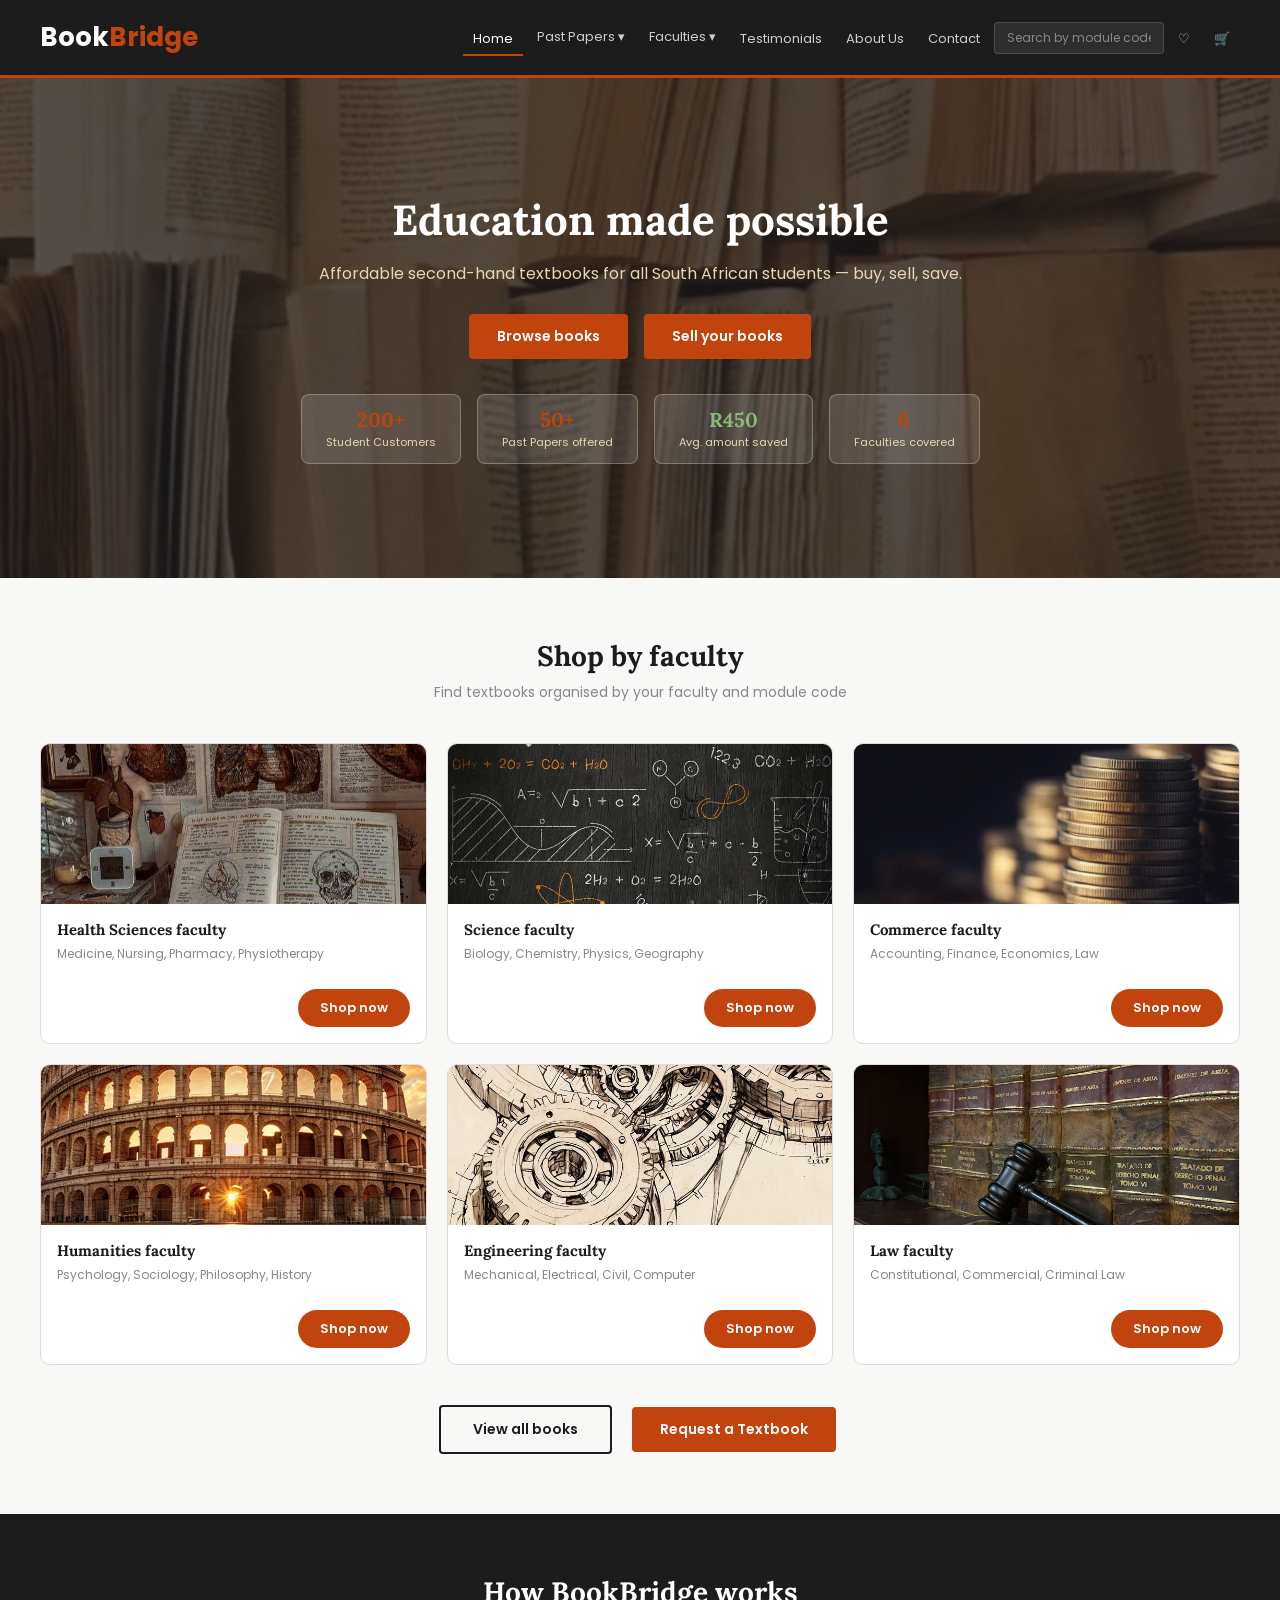
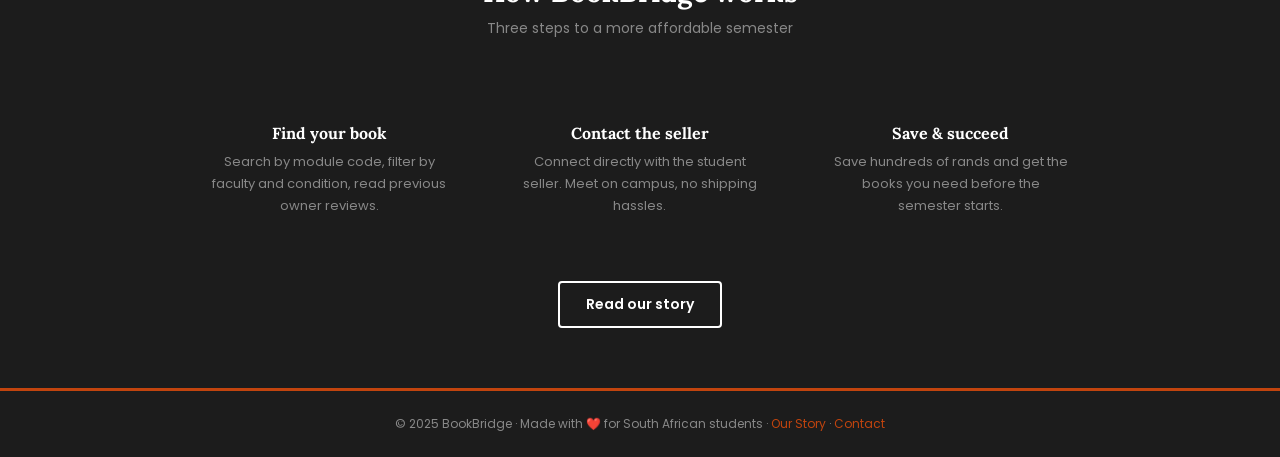
<file: index.html>
<!DOCTYPE html>
<html lang="en">
<head>
  <meta charset="UTF-8">
  <meta name="viewport" content="width=device-width, initial-scale=1.0">
  <title>BookBridge — Affordable Textbooks for SA Students</title>
  <link href="https://fonts.googleapis.com/css2?family=Lora:wght@700&family=Poppins:wght@400;600&display=swap" rel="stylesheet">
  <link rel="stylesheet" href="style.css">
</head>
<body>

  <!-- NAVBAR -->
  <nav class="navbar">
    <a href="index.html" class="logo">Book<span>Bridge</span></a>
    <ul class="nav-links">
      <li><a href="index.html" class="active">Home</a></li>
      <li class="nav-dropdown">
        <a href="past-papers.html">Past Papers ▾</a>
        <div class="dropdown-menu">
          <div class="dropdown-faculty">
            <a href="past-papers.html?fac=health">🏥 Health Sciences <span>›</span></a>
            <div class="sub-menu">
              <a href="past-papers.html?fac=health&sub=Medicine">Medicine</a>
              <a href="past-papers.html?fac=health&sub=Nursing">Nursing</a>
              <a href="past-papers.html?fac=health&sub=Pharmacy">Pharmacy</a>
            </div>
          </div>
          <div class="dropdown-faculty">
            <a href="past-papers.html?fac=science">🔬 Science <span>›</span></a>
            <div class="sub-menu">
              <a href="past-papers.html?fac=science&sub=Biology">Biology</a>
              <a href="past-papers.html?fac=science&sub=Chemistry">Chemistry</a>
              <a href="past-papers.html?fac=science&sub=Physics">Physics</a>
            </div>
          </div>
          <div class="dropdown-faculty">
            <a href="past-papers.html?fac=commerce">💰 Commerce <span>›</span></a>
            <div class="sub-menu">
              <a href="past-papers.html?fac=commerce&sub=Accounting">Accounting</a>
              <a href="past-papers.html?fac=commerce&sub=Finance">Finance</a>
              <a href="past-papers.html?fac=commerce&sub=Economics">Economics</a>
            </div>
          </div>
          <div class="dropdown-faculty">
            <a href="past-papers.html?fac=humanities">🏛️ Humanities <span>›</span></a>
            <div class="sub-menu">
              <a href="past-papers.html?fac=humanities&sub=Psychology">Psychology</a>
              <a href="past-papers.html?fac=humanities&sub=Philosophy">Philosophy</a>
              <a href="past-papers.html?fac=humanities&sub=History">History</a>
            </div>
          </div>
          <div class="dropdown-faculty">
            <a href="past-papers.html?fac=engineering">⚙️ Engineering <span>›</span></a>
            <div class="sub-menu">
              <a href="past-papers.html?fac=engineering&sub=Mechanical">Mechanical</a>
              <a href="past-papers.html?fac=engineering&sub=Electrical">Electrical</a>
              <a href="past-papers.html?fac=engineering&sub=Civil">Civil</a>
            </div>
          </div>
          <div class="dropdown-faculty">
            <a href="past-papers.html?fac=law">⚖️ Law <span>›</span></a>
            <div class="sub-menu">
              <a href="past-papers.html?fac=law&sub=Constitutional Law">Constitutional</a>
              <a href="past-papers.html?fac=law&sub=Commercial Law">Commercial</a>
              <a href="past-papers.html?fac=law&sub=Criminal Law">Criminal</a>
            </div>
          </div>
        </div>
      </li>
      <li class="nav-dropdown">
        <a href="#">Faculties ▾</a>
        <div class="dropdown-menu">
          <div class="dropdown-faculty"><a href="faculty health.html">🏥 Health Sciences</a></div>
          <div class="dropdown-faculty"><a href="faculty science.html">🔬 Science</a></div>
          <div class="dropdown-faculty"><a href="faculty commerce.html">💰 Commerce</a></div>
          <div class="dropdown-faculty"><a href="faculty humanities.html">🏛️ Humanities</a></div>
          <div class="dropdown-faculty"><a href="faculty EBE.html">⚙️ Engineering</a></div>
          <div class="dropdown-faculty"><a href="faculty law.html">⚖️ Law</a></div>
        </div>
      </li>
      <li><a href="testimonals.html">Testimonials</a></li>
      <li><a href="about.html">About Us</a></li>
      <li><a href="contact.html">Contact</a></li>
      <li>
        <input type="text" class="nav-search" placeholder="Search by module code..."
          onkeydown="if(event.key==='Enter'&&this.value){window.location='shop.html?q='+encodeURIComponent(this.value);}">
      </li>
      <li><a href="wishlist.html" class="nav-icon">&#9825;</a></li>
      <li><a href="cart.html" class="nav-icon">&#128722;</a></li>
    </ul>
  </nav>

  <!-- HERO SECTION -->
  <section class="hero">
    <div class="hero-bg"></div>
    <div class="hero-overlay"></div>
    <div class="hero-content">
      <h1>Education made possible</h1>
      <p>Affordable second-hand textbooks for all South African students — buy, sell, save.</p>
      <div class="hero-btns">
        <a href="shop.html" class="btn-main">Browse books</a>
        <!-- UPDATED: now links to sell.html -->
        <a href="sell.html" class="btn-main">Sell your books</a>
        
      </div>
      <div class="stats-row">
        <div class="stat-card">
          <div class="stat-number">200+</div>
          <div class="stat-label">Student Customers</div>
        </div>
        <div class="stat-card">
          <div class="stat-number">50+</div>
          <div class="stat-label">Past Papers offered</div>
        </div>
        <div class="stat-card">
          <div class="stat-number olive">R450</div>
          <div class="stat-label">Avg. amount saved</div>
        </div>
        <div class="stat-card">
          <div class="stat-number">6</div>
          <div class="stat-label">Faculties covered</div>
        </div>
      </div>
    </div>
  </section>

  <!-- FACULTY SECTION -->
  <section class="faculty-section">
    <h2 class="section-title reveal">Shop by faculty</h2>
    <p class="section-subtitle reveal reveal-delay-1">Find textbooks organised by your faculty and module code</p>

    <div class="faculty-grid">
      <a href="faculty health.html" class="faculty-card reveal reveal-delay-1">
        <div class="faculty-img">
          <img src="Images/Health Science Faculty.jpg" alt="Health Sciences faculty"
            onerror="this.src='https://placehold.co/400x200/f5f0e8/c1440e?text=Health+Sciences'">
        </div>
        <div class="faculty-info">
          <h3 class="faculty-name">Health Sciences faculty</h3>
          <p class="faculty-desc">Medicine, Nursing, Pharmacy, Physiotherapy</p>
        </div>
        <div class="faculty-btn">Shop now</div>
      </a>

      <a href="faculty science.html" class="faculty-card reveal reveal-delay-2">
        <div class="faculty-img">
          <img src="Images/Science Faculty.jpg" alt="Science faculty"
            onerror="this.src='https://placehold.co/400x200/f5f0e8/c1440e?text=Science'">
        </div>
        <div class="faculty-info">
          <h3 class="faculty-name">Science faculty</h3>
          <p class="faculty-desc">Biology, Chemistry, Physics, Geography</p>
        </div>
        <div class="faculty-btn">Shop now</div>
      </a>

      <a href="faculty commerce.html" class="faculty-card reveal reveal-delay-3">
        <div class="faculty-img">
          <img src="Images/Commerce Faculty.jpg" alt="Commerce faculty"
            onerror="this.src='https://placehold.co/400x200/f5f0e8/c1440e?text=Commerce'">
        </div>
        <div class="faculty-info">
          <h3 class="faculty-name">Commerce faculty</h3>
          <p class="faculty-desc"> Accounting,  Finance, Economics, Law</p>
        </div>
        <div class="faculty-btn">Shop now</div>
      </a>

      <a href="faculty humanities.html" class="faculty-card reveal reveal-delay-1">
        <div class="faculty-img">
          <img src="Images/Humanities Faculty.jpg" alt="Humanities faculty"
            onerror="this.src='https://placehold.co/400x200/f5f0e8/c1440e?text=Humanities'">
        </div>
        <div class="faculty-info">
          <h3 class="faculty-name">Humanities faculty</h3>
          <p class="faculty-desc">Psychology, Sociology, Philosophy, History</p>
        </div>
        <div class="faculty-btn">Shop now</div>
      </a>

      <a href="faculty EBE.html" class="faculty-card reveal reveal-delay-2">
        <div class="faculty-img">
          <img src="Images/Engineering Faculty.jpg" alt="Engineering faculty"
            onerror="this.src='https://placehold.co/400x200/f5f0e8/c1440e?text=Engineering'">
        </div>
        <div class="faculty-info">
          <h3 class="faculty-name">Engineering faculty</h3>
          <p class="faculty-desc">Mechanical, Electrical, Civil, Computer</p>
        </div>
        <div class="faculty-btn">Shop now</div>
      </a>

      <a href="faculty law.html" class="faculty-card reveal reveal-delay-3">
        <div class="faculty-img">
          <img src="Images/Law Faculty.jpg" alt="Law faculty"
            onerror="this.src='https://placehold.co/400x200/f5f0e8/c1440e?text=Law'">
        </div>
        <div class="faculty-info">
          <h3 class="faculty-name">Law faculty</h3>
          <p class="faculty-desc">Constitutional, Commercial, Criminal Law</p>
        </div>
        <div class="faculty-btn">Shop now</div>
      </a>
    </div>

    <!-- CTA row: View all + Request -->
    <div class="section-cta reveal" style="display:flex;gap:14px;justify-content:center;align-items:center;flex-wrap:wrap;">
      <a href="shop.html" class="btn-outline-dark">View all books</a>
      <button class="btn-request" onclick="openRequestModal()">Request a Textbook </button>
    </div>
  </section>

  <!-- HOW IT WORKS -->
  <section style="padding:60px 40px;background:#1C1C1C;text-align:center;">
    <h2 class="section-title reveal" style="color:white;">How BookBridge works</h2>
    <p class="section-subtitle reveal reveal-delay-1" style="color:#888;">Three steps to a more affordable semester</p>
    <div style="display:grid;grid-template-columns:repeat(3,1fr);gap:32px;max-width:900px;margin:32px auto 0;" class="reveal">
      <div style="text-align:center;padding:28px 20px;">
        <div style="font-size:2.5rem;margin-bottom:16px;"></div>
        <h3 style="font-family:'Lora',serif;font-size:16px;color:white;margin-bottom:8px;">Find your book</h3>
        <p style="font-size:13px;color:#888;line-height:1.7;">Search by module code, filter by faculty and condition, read previous owner reviews.</p>
      </div>
      <div style="text-align:center;padding:28px 20px;">
        <div style="font-size:2.5rem;margin-bottom:16px;"></div>
        <h3 style="font-family:'Lora',serif;font-size:16px;color:white;margin-bottom:8px;">Contact the seller</h3>
        <p style="font-size:13px;color:#888;line-height:1.7;">Connect directly with the student seller. Meet on campus, no shipping hassles.</p>
      </div>
      <div style="text-align:center;padding:28px 20px;">
        <div style="font-size:2.5rem;margin-bottom:16px;"></div>
        <h3 style="font-family:'Lora',serif;font-size:16px;color:white;margin-bottom:8px;">Save &amp; succeed</h3>
        <p style="font-size:13px;color:#888;line-height:1.7;">Save hundreds of rands and get the books you need before the semester starts.</p>
      </div>
    </div>
    <div style="margin-top:36px;" class="reveal">
      <a href="about.html" class="btn-outline">Read our story</a>
    </div>
  </section>

  <footer class="footer">
    <p>&#169; 2025 BookBridge &middot; Made with &#10084;&#65039; for South African students &middot;
      <a href="about.html">Our Story</a> &middot; <a href="contact.html">Contact</a></p>
  </footer>


  <!-- ═══════════════════════════════════════
       REQUEST TEXTBOOK MODAL
  ═══════════════════════════════════════ -->
  <div class="req-modal-overlay" id="reqModal" onclick="handleReqOverlayClick(event)">
    <div class="req-modal-box">

      <div class="req-modal-header">
        <div>
          <h2>Request a Textbook &#128221;</h2>
          <p>Can't find what you need? Submit a request and we'll notify you when it's listed.</p>
        </div>
        <button class="req-modal-close" onclick="closeRequestModal()" aria-label="Close">&#10005;</button>
      </div>

      <div class="req-modal-body">

        <div class="form-row-2">
          <div class="form-group">
            <label>Full Name <span class="req-star">*</span></label>
            <input type="text" id="req-name" placeholder="e.g. Sipho Nkosi">
          </div>
          <div class="form-group">
            <label>Student Email <span class="req-star">*</span></label>
            <input type="email" id="req-email" placeholder="e.g. NKSSI001@myuct.ac.za">
          </div>
        </div>

        <div class="form-row-2">
          <div class="form-group">
            <label>Module Code <span class="req-star">*</span></label>
            <input type="text" id="req-module" placeholder="e.g. MAM1000W">
          </div>
          <div class="form-group">
            <label>Faculty <span class="req-star">*</span></label>
            <select id="req-faculty">
              <option value="" disabled selected>Select faculty...</option>
              <option>Health Sciences</option>
              <option>Science</option>
              <option>Commerce</option>
              <option>Humanities</option>
              <option>Engineering</option>
              <option>Law</option>
            </select>
          </div>
        </div>

        <div class="form-row-2">
          <div class="form-group">
            <label>Book Title <span class="req-star">*</span></label>
            <input type="text" id="req-title" placeholder="e.g. Calculus: Early Transcendentals">
          </div>
          <div class="form-group">
            <label>Author</label>
            <input type="text" id="req-author" placeholder="e.g. James Stewart">
          </div>
        </div>

        <div class="form-group">
          <label>Course / Degree</label>
          <input type="text" id="req-course" placeholder="e.g. BSc Mathematics, 2nd year">
        </div>

        <div class="form-group">
          <label>Urgency Level <span class="req-star">*</span></label>
          <div class="urgency-group">
            <span class="urgency-chip" onclick="selectUrgency(this)">&#128994; Not urgent</span>
            <span class="urgency-chip selected" onclick="selectUrgency(this)">&#128993; Need soon</span>
            <span class="urgency-chip" onclick="selectUrgency(this)">&#128308; Urgent</span>
          </div>
        </div>

        <div class="form-group">
          <label>Additional comments</label>
          <textarea id="req-comments" placeholder="Any specific edition? Willing to pay a certain price range?"></textarea>
        </div>

      </div><!-- /req-modal-body -->

      <div class="req-modal-footer">
        <button class="btn-main" style="margin:0;flex-shrink:0;" onclick="submitRequest(event)">
          Submit Request
        </button>
        <p class="note">We'll email you as soon as a matching book is listed. No spam, ever.</p>
      </div>

    </div>
  </div>


  <script>
    /* ── SCROLL REVEAL ── */
    const revealObserver = new IntersectionObserver((entries) => {
      entries.forEach(e => {
        if (e.isIntersecting) {
          e.target.classList.add('visible');
          revealObserver.unobserve(e.target);
        }
      });
    }, { threshold: 0.1 });
    document.querySelectorAll('.reveal').forEach(el => revealObserver.observe(el));

    /* ── MODAL OPEN / CLOSE ── */
    function openRequestModal() {
      document.getElementById('reqModal').classList.add('open');
      document.body.style.overflow = 'hidden';
    }

    function closeRequestModal() {
      document.getElementById('reqModal').classList.remove('open');
      document.body.style.overflow = '';
    }

    function handleReqOverlayClick(e) {
      if (e.target === document.getElementById('reqModal')) closeRequestModal();
    }

    document.addEventListener('keydown', function(e) {
      if (e.key === 'Escape') closeRequestModal();
    });

    /* ── URGENCY CHIPS ── */
    function selectUrgency(el) {
      document.querySelectorAll('.urgency-chip').forEach(c => c.classList.remove('selected'));
      el.classList.add('selected');
    }

    /* ── SUBMIT REQUEST ── */
    function submitRequest(e) {
      const btn    = e.target;
      const name   = document.getElementById('req-name').value.trim();
      const email  = document.getElementById('req-email').value.trim();
      const module = document.getElementById('req-module').value.trim();
      const title  = document.getElementById('req-title').value.trim();
      const fac    = document.getElementById('req-faculty').value;

      if (!name || !email || !module || !title || !fac) {
        // Shake the button as visual feedback for missing fields
        btn.style.transition = 'transform 0.08s ease';
        ['-5px','5px','-4px','4px','0px'].forEach((x, i) =>
          setTimeout(() => btn.style.transform = `translateX(${x})`, i * 80)
        );
        return;
      }

      closeRequestModal();
      setTimeout(() => {
        alert(
          'Request submitted!\n\n' +
          'Book: "' + title + '"\n' +
          'Module: ' + module + ' \u00B7 ' + fac + '\n\n' +
          'We\'ll email ' + email + ' as soon as a matching book is listed.'
        );
      }, 250);
    }
  </script>

</body>
</html>
</file>
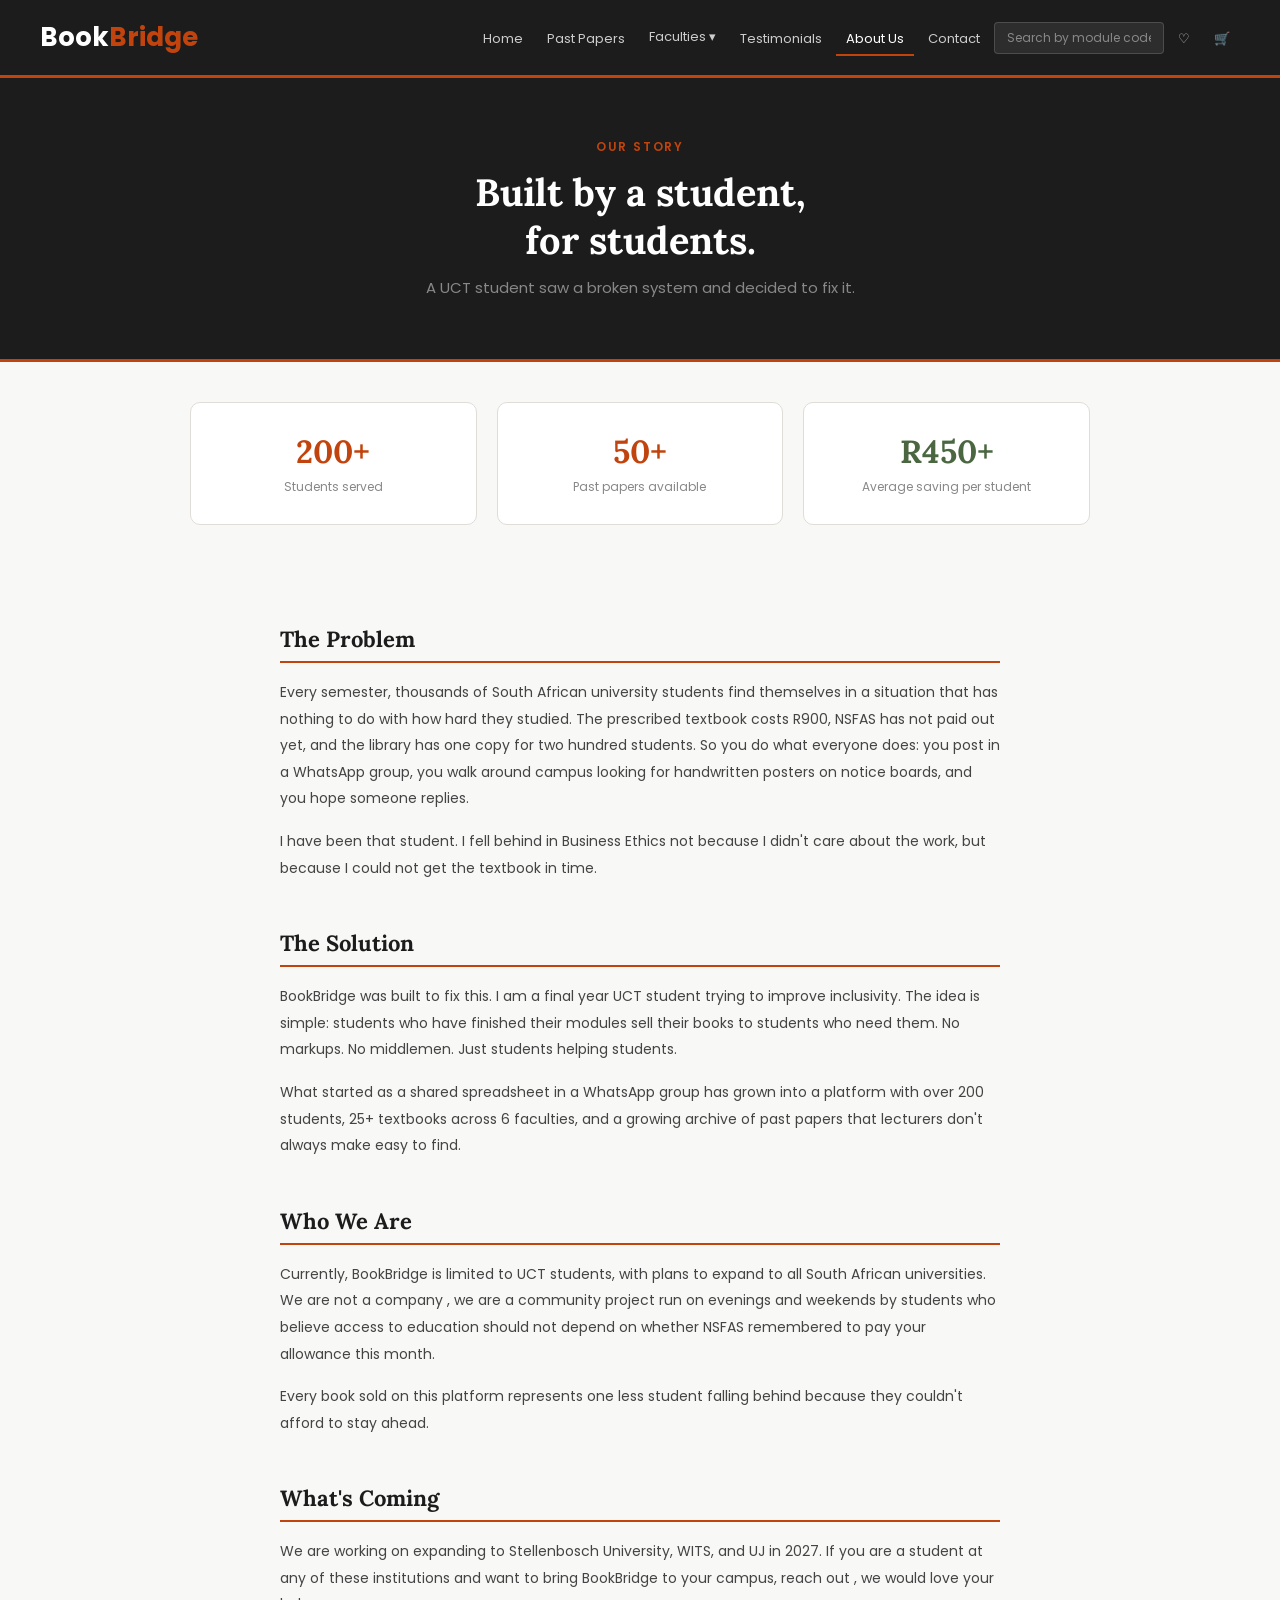
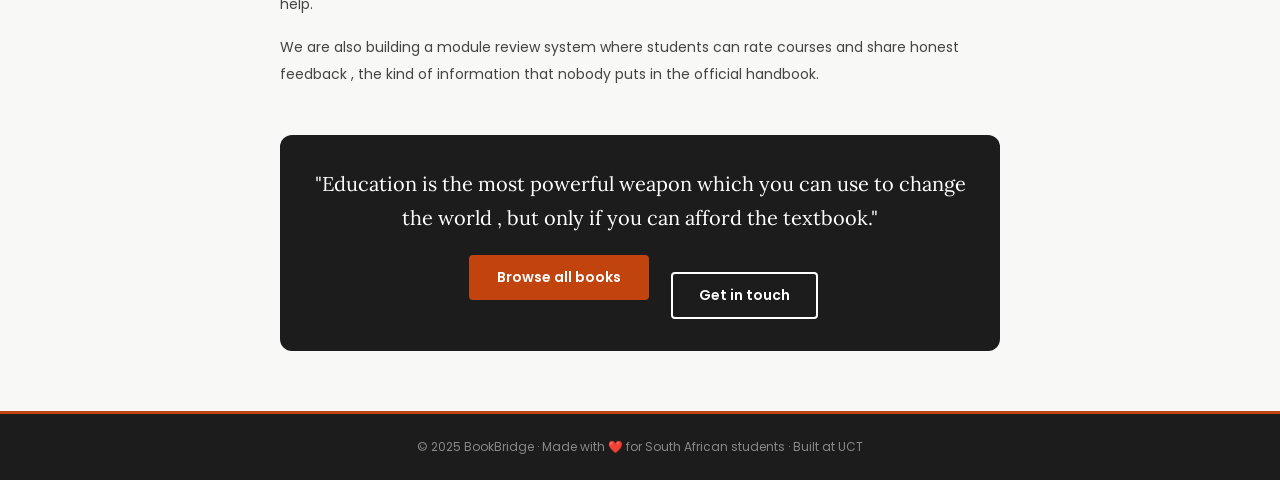
<file: about.html>
<!DOCTYPE html>
<html lang="en">
<head>
  <meta charset="UTF-8">
  <meta name="viewport" content="width=device-width, initial-scale=1.0">
  <title>About Us — BookBridge</title>
  <link href="https://fonts.googleapis.com/css2?family=Lora:wght@700&family=Poppins:wght@400;600&display=swap" rel="stylesheet">
  <link rel="stylesheet" href="style.css">
</head>
<body>

  <nav class="navbar">
    <a href="index.html" class="logo">Book<span>Bridge</span></a>
    <ul class="nav-links">
      <li><a href="index.html">Home</a></li>
      <li><a href="past-papers.html">Past Papers</a></li>
      <li class="nav-dropdown"><a href="#">Faculties ▾</a>
        <div class="dropdown-menu">
          <div class="dropdown-faculty"><a href="faculty health.html">🏥 Health Sciences</a></div>
          <div class="dropdown-faculty"><a href="faculty science.html">🔬 Science</a></div>
          <div class="dropdown-faculty"><a href="faculty commerce.html">💰 Commerce</a></div>
          <div class="dropdown-faculty"><a href="faculty humanities.html">🏛️ Humanities</a></div>
          <div class="dropdown-faculty"><a href="faculty EBE.html">⚙️ Engineering</a></div>
          <div class="dropdown-faculty"><a href="faculty law.html">⚖️ Law</a></div>
        </div>
      </li>
      <li><a href="testimonals.html">Testimonials</a></li>
      <li><a href="about.html" class="active">About Us</a></li>
      <li><a href="contact.html">Contact</a></li>
      <li><input type="text" class="nav-search" placeholder="Search by module code..."></li>
      <li><a href="#" class="nav-icon">♡</a></li>
      <li><a href="cart.html" class="nav-icon">🛒</a></li>
    </ul>
  </nav>

  <!-- ABOUT HERO -->
  <section class="about-hero">
    <div style="animation: fadeIn 0.6s ease;">
      <p style="font-size:12px;font-weight:600;letter-spacing:0.15em;text-transform:uppercase;color:#C1440E;margin-bottom:12px;">Our Story</p>
      <h1>Built by a student,<br>for students.</h1>
      <p style="margin-top:12px;">A UCT student saw a broken system and decided to fix it.</p>
    </div>
  </section>

  <!-- STATS -->
  <div style="background:#F8F8F6;padding:40px 40px;">
    <div class="about-stats" style="max-width:900px;margin:0 auto;">
      <div class="about-stat reveal reveal-delay-1">
        <div class="about-stat-num" data-target="200">0+</div>
        <div class="about-stat-label">Students served</div>
      </div>
      <div class="about-stat reveal reveal-delay-2">
        <div class="about-stat-num" data-target="50">0+</div>
        <div class="about-stat-label">Past papers available</div>
      </div>
      <div class="about-stat reveal reveal-delay-3">
        <div class="about-stat-num" style="color:#4A6741;" data-target="450">R0</div>
        <div class="about-stat-label">Average saving per student</div>
      </div>
    </div>
  </div>

  <!-- STORY -->
  <div class="about-content">
    <div class="about-section reveal">
      <h2>The Problem</h2>
      <p>Every semester, thousands of South African university students find themselves in a situation that has nothing to do with how hard they studied. The prescribed textbook costs R900, NSFAS has not paid out yet, and the library has one copy for two hundred students. So you do what everyone does: you post in a WhatsApp group, you walk around campus looking for handwritten posters on notice boards, and you hope someone replies.</p>
      <p>I have been that student. I fell behind in Business Ethics not because I didn't care about the work, but because I could not get the textbook in time.</p>
    </div>

    <div class="about-section reveal">
      <h2>The Solution</h2>
      <p>BookBridge was built to fix this. I am a final year UCT student trying to improve inclusivity. The idea is simple: students who have finished their modules sell their books to students who need them. No markups. No middlemen. Just students helping students.</p>
      <p>What started as a shared spreadsheet in a WhatsApp group has grown into a platform with over 200 students, 25+ textbooks across 6 faculties, and a growing archive of past papers that lecturers don't always make easy to find.</p>
    </div>

    <div class="about-section reveal">
      <h2>Who We Are</h2>
      <p>Currently, BookBridge is limited to UCT students, with plans to expand to all South African universities. We are not a company , we are a community project run on evenings and weekends by students who believe access to education should not depend on whether NSFAS remembered to pay your allowance this month.</p>
      <p>Every book sold on this platform represents one less student falling behind because they couldn't afford to stay ahead.</p>
    </div>

    <div class="about-section reveal">
      <h2>What's Coming</h2>
      <p>We are working on expanding to Stellenbosch University, WITS, and UJ in 2027. If you are a student at any of these institutions and want to bring BookBridge to your campus, reach out , we would love your help.</p>
      <p>We are also building a module review system where students can rate courses and share honest feedback , the kind of information that nobody puts in the official handbook.</p>
    </div>

    <div style="background: #1C1C1C; border-radius: 12px; padding: 32px; margin-top: 40px; text-align:center; animation: fadeIn 0.6s ease;" class="reveal">
      <p style="font-family:'Lora',serif;font-size:20px;color:white;line-height:1.7;margin-bottom:20px;">"Education is the most powerful weapon which you can use to change the world , but only if you can afford the textbook."</p>
      <a href="shop.html" class="btn-main">Browse all books</a>
      <a href="contact.html" class="btn-outline" style="margin-left:12px;">Get in touch</a>
    </div>
  </div>

  <footer class="footer">
    <p>© 2025 BookBridge · Made with ❤️ for South African students · Built at UCT</p>
  </footer>

  <script>
    const obs = new IntersectionObserver(entries => {
      entries.forEach(e => { if (e.isIntersecting) { e.target.classList.add('visible'); obs.unobserve(e.target); } });
    }, { threshold: 0.1 });
    document.querySelectorAll('.reveal').forEach(el => obs.observe(el));

    // Count up stats
    const statObs = new IntersectionObserver(entries => {
      entries.forEach(e => {
        if (e.isIntersecting) {
          const target = parseInt(e.target.dataset.target);
          let start = 0;
          const step = Math.ceil(target / 60);
          const prefix = e.target.textContent.startsWith('R') ? 'R' : '';
          const suffix = '+';
          const t = setInterval(() => {
            start = Math.min(start + step, target);
            e.target.textContent = prefix + start + (start < target ? '' : suffix);
            if (start >= target) clearInterval(t);
          }, 16);
          statObs.unobserve(e.target);
        }
      });
    }, { threshold: 0.5 });
    document.querySelectorAll('[data-target]').forEach(el => statObs.observe(el));
  </script>
</body>
</html>
</file>
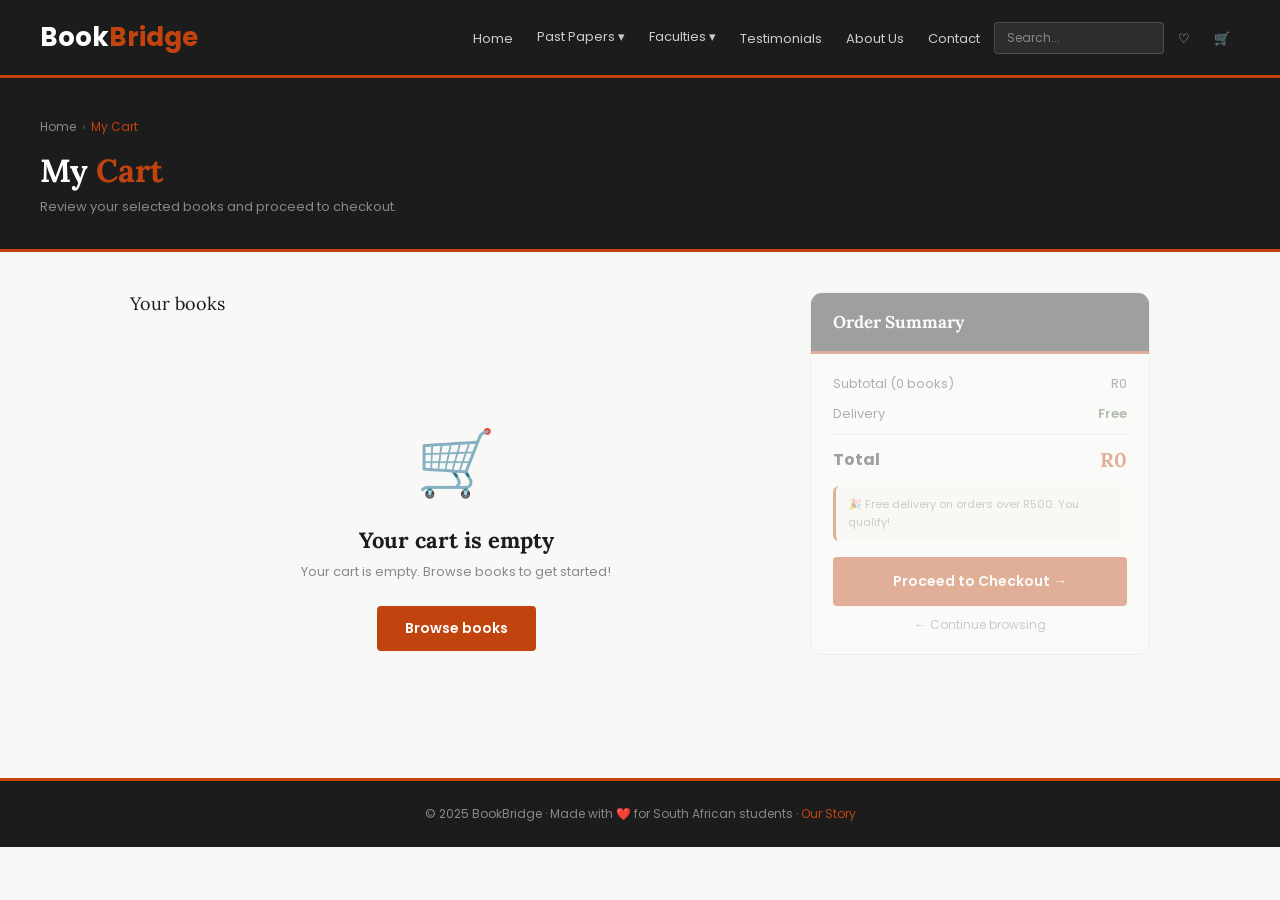
<file: cart.html>
<!DOCTYPE html>
<html lang="en">
<head>
  <meta charset="UTF-8">
  <meta name="viewport" content="width=device-width, initial-scale=1.0">
  <title>Cart — BookBridge</title>
  <link href="https://fonts.googleapis.com/css2?family=Lora:wght@700&family=Poppins:wght@400;600&display=swap" rel="stylesheet">
  <link rel="stylesheet" href="style.css">
  <style>
    .cart-layout {
      display: grid;
      grid-template-columns: 1fr 340px;
      gap: 28px;
      max-width: 1100px;
      margin: 0 auto;
      padding: 40px;
      align-items: start;
    }
    .cart-empty { grid-column:1/-1; text-align:center; padding:80px 20px; }
    .cart-empty .empty-icon { font-size:4rem; margin-bottom:16px; }
    .cart-empty h2 { font-family:'Lora',serif; font-size:22px; color:#1C1C1C; margin-bottom:8px; }
    .cart-empty p { font-size:13px; color:#888; margin-bottom:24px; }

    .cart-item {
      background:#fff; border:1px solid #E0DDD8; border-radius:10px;
      padding:16px; display:flex; gap:16px; align-items:flex-start;
      transition:all 0.25s ease; margin-bottom:14px;
    }
    .cart-item:hover { border-color:#C1440E; box-shadow:0 4px 16px rgba(193,68,14,0.10); }
    .cart-item-thumb { width:70px; height:90px; border-radius:6px; overflow:hidden; flex-shrink:0; background:#f5f0e8; }
    .cart-item-thumb img { width:100%; height:100%; object-fit:cover; }
    .cart-item-info { flex:1; min-width:0; }
    .cart-item-faculty { font-size:10px; font-weight:700; color:#C1440E; text-transform:uppercase; letter-spacing:0.06em; margin-bottom:4px; }
    .cart-item-title { font-family:'Lora',serif; font-size:14px; font-weight:700; color:#1C1C1C; margin-bottom:3px; line-height:1.4; }
    .cart-item-code { font-size:11px; color:#888; margin-bottom:4px; }
    .cart-item-condition { font-size:10px; font-weight:700; padding:2px 8px; border-radius:20px; display:inline-block; margin-top:4px; }
    .cart-item-right { display:flex; flex-direction:column; align-items:flex-end; gap:8px; flex-shrink:0; }
    .cart-item-price { font-family:'Lora',serif; font-size:18px; font-weight:700; color:#C1440E; }
    .cart-item-line-total { font-size:11px; color:#888; }

    .qty-controls { display:flex; align-items:center; gap:6px; }
    .qty-btn {
      width:26px; height:26px; border-radius:4px; border:1px solid #E0DDD8;
      background:#F8F8F6; cursor:pointer; font-size:16px; font-weight:600;
      display:flex; align-items:center; justify-content:center;
      font-family:'Poppins',sans-serif; color:#1C1C1C;
      transition:all 0.2s; line-height:1;
    }
    .qty-btn:hover { border-color:#C1440E; background:#fdf0eb; color:#C1440E; }
    .qty-num { font-family:'Poppins',sans-serif; font-size:13px; font-weight:600; color:#1C1C1C; min-width:20px; text-align:center; }

    .cart-remove { background:none; border:none; cursor:pointer; font-size:11px; color:#aaa; font-family:'Poppins',sans-serif; transition:color 0.2s; display:flex; align-items:center; gap:4px; }
    .cart-remove:hover { color:#C1440E; }

    .order-summary { background:#fff; border:1px solid #E0DDD8; border-radius:12px; overflow:hidden; position:sticky; top:90px; }
    .order-summary-header { background:#1C1C1C; border-bottom:3px solid #C1440E; padding:18px 22px; }
    .order-summary-header h2 { font-family:'Lora',serif; font-size:17px; color:#fff; }
    .order-summary-body { padding:20px 22px; }
    .summary-line { display:flex; justify-content:space-between; font-size:13px; color:#444; margin-bottom:10px; }
    .summary-line.total { font-weight:700; font-size:16px; color:#1C1C1C; border-top:1px solid #E0DDD8; padding-top:12px; margin-top:4px; }
    .summary-line.total span:last-child { color:#C1440E; font-family:'Lora',serif; font-size:20px; }
    .summary-line.delivery-free { color:#4A6741; font-weight:600; }
    .summary-note { background:#fdf8f4; border-radius:6px; padding:10px 12px; font-size:11px; color:#888; line-height:1.6; margin-top:14px; border-left:3px solid #C1440E; }
    .cart-section-title { font-family:'Lora',serif; font-size:18px; color:#1C1C1C; margin-bottom:4px; }
    .cart-section-sub { font-size:12px; color:#888; margin-bottom:20px; }
  </style>
</head>
<body>
  <nav class="navbar">
    <a href="index.html" class="logo">Book<span>Bridge</span></a>
    <ul class="nav-links">
      <li><a href="index.html">Home</a></li>
      <li class="nav-dropdown"><a href="past-papers.html">Past Papers ▾</a>
        <div class="dropdown-menu">
          <div class="dropdown-faculty"><a href="past-papers.html?fac=health">🏥 Health Sciences</a></div>
          <div class="dropdown-faculty"><a href="past-papers.html?fac=science">🔬 Science</a></div>
          <div class="dropdown-faculty"><a href="past-papers.html?fac=commerce">💰 Commerce</a></div>
          <div class="dropdown-faculty"><a href="past-papers.html?fac=humanities">🏛️ Humanities</a></div>
          <div class="dropdown-faculty"><a href="past-papers.html?fac=engineering">⚙️ Engineering</a></div>
          <div class="dropdown-faculty"><a href="past-papers.html?fac=law">⚖️ Law</a></div>
        </div>
      </li>
      <li class="nav-dropdown"><a href="#">Faculties ▾</a>
        <div class="dropdown-menu">
          <div class="dropdown-faculty"><a href="faculty health.html">🏥 Health Sciences</a></div>
          <div class="dropdown-faculty"><a href="faculty science.html">🔬 Science</a></div>
          <div class="dropdown-faculty"><a href="faculty commerce.html">💰 Commerce</a></div>
          <div class="dropdown-faculty"><a href="faculty humanities.html">🏛️ Humanities</a></div>
          <div class="dropdown-faculty"><a href="faculty EBE.html">⚙️ Engineering</a></div>
          <div class="dropdown-faculty"><a href="faculty law.html">⚖️ Law</a></div>
        </div>
      </li>
      <li><a href="testimonals.html">Testimonials</a></li>
      <li><a href="about.html">About Us</a></li>
      <li><a href="contact.html">Contact</a></li>
      <li><input type="text" class="nav-search" placeholder="Search..."></li>
      <li><a href="wishlist.html" class="nav-icon" style="position:relative;">♡<span class="wishlist-badge" style="display:none;"></span></a></li>
      <li><a href="cart.html" class="nav-icon active" style="position:relative;color:#C1440E;">🛒<span class="cart-badge" style="display:none;"></span></a></li>
    </ul>
  </nav>

  <div class="page-header">
    <div class="breadcrumb"><a href="index.html">Home</a><span class="sep">›</span><span class="current">My Cart</span></div>
    <h1>My <span>Cart</span></h1>
    <p>Review your selected books and proceed to checkout.</p>
  </div>

  <div class="cart-layout">
    <!-- LEFT -->
    <div>
      <div class="cart-section-title">Your books</div>
      <div class="cart-section-sub" id="cartCountLabel"></div>
      <div id="cartItems"></div>
      <div class="cart-empty" id="cartEmpty" style="display:none;">
        <div class="empty-icon">🛒</div>
        <h2>Your cart is empty</h2>
        <p>Your cart is empty. Browse books to get started!</p>
        <a href="faculty health.html" class="btn-main">Browse books</a>
      </div>
    </div>

    <!-- RIGHT -->
    <div class="order-summary" id="orderSummary">
      <div class="order-summary-header"><h2>Order Summary</h2></div>
      <div class="order-summary-body">
        <div class="summary-line">
          <span id="subtotalLabel">Subtotal (0 books)</span>
          <span id="subtotalVal">R0</span>
        </div>
        <div class="summary-line" id="deliveryLine">
          <span>Delivery</span>
          <span id="deliveryVal" style="color:#4A6741;font-weight:600;">Free</span>
        </div>
        <div class="summary-line total">
          <span>Total</span>
          <span id="totalVal">R0</span>
        </div>
        <div class="summary-note" id="deliveryNote">
          🎉 Free delivery on orders over R500. You qualify!
        </div>
        <button class="btn-main" style="width:100%;margin:16px 0 0;padding:14px;font-size:14px;" onclick="proceedToCheckout()">
          Proceed to Checkout →
        </button>
        <a href="faculty health.html" style="display:block;text-align:center;margin-top:10px;font-size:12px;color:#888;text-decoration:none;">← Continue browsing</a>
      </div>
    </div>
  </div>

  <footer class="footer">
    <p>© 2025 BookBridge · Made with ❤️ for South African students · <a href="about.html">Our Story</a></p>
  </footer>

  <script src="script.js"></script>
  <script>
    const DELIVERY_FEE = 50;
    const FREE_DELIVERY_THRESHOLD = 500;

    function conditionClass(c) {
      if (c === 'Like New') return 'badge-new';
      if (c === 'Good') return 'badge-good';
      return 'badge-acceptable';
    }

    function renderCart() {
      const cart = getCart();
      const container = document.getElementById('cartItems');
      const empty = document.getElementById('cartEmpty');
      const summary = document.getElementById('orderSummary');

      if (!cart.length) {
        container.innerHTML = '';
        empty.style.display = 'block';
        summary.style.opacity = '0.4';
        summary.style.pointerEvents = 'none';
        document.getElementById('cartCountLabel').textContent = '';
        return;
      }

      empty.style.display = 'none';
      summary.style.opacity = '1';
      summary.style.pointerEvents = '';

      const totalItems = cart.reduce((s, i) => s + (i.quantity || 1), 0);
      document.getElementById('cartCountLabel').textContent = `${totalItems} item${totalItems !== 1 ? 's' : ''} in your cart`;

      container.innerHTML = cart.map(item => `
        <div class="cart-item" id="ci-${item.id}">
          <div class="cart-item-thumb">
            <img src="${item.image || 'https://placehold.co/70x90/f5f0e8/c1440e?text=' + encodeURIComponent(item.code)}" 
                 onerror="this.src='https://placehold.co/70x90/f5f0e8/c1440e?text=${encodeURIComponent(item.code)}'" alt="${item.title}">
          </div>
          <div class="cart-item-info">
            <div class="cart-item-faculty">${item.faculty || 'BookBridge'}</div>
            <div class="cart-item-title">${item.title}</div>
            <div class="cart-item-code">${item.code}</div>
            <span class="cart-item-condition badge ${conditionClass(item.condition)}">${item.condition}</span>
          </div>
          <div class="cart-item-right">
            <div class="cart-item-price">R${item.price}</div>
            <div class="qty-controls">
              <button class="qty-btn" onclick="changeQty('${item.id}', -1)">−</button>
              <span class="qty-num">${item.quantity || 1}</span>
              <button class="qty-btn" onclick="changeQty('${item.id}', 1)">+</button>
            </div>
            <div class="cart-item-line-total">Subtotal: R${(item.price * (item.quantity || 1)).toLocaleString()}</div>
            <button class="cart-remove" onclick="removeFromCart('${item.id}')">✕ Remove</button>
          </div>
        </div>
      `).join('');

      updateSummary(cart);
    }

    function changeQty(id, delta) {
      const cart = getCart();
      const item = cart.find(i => i.id === id);
      if (!item) return;
      item.quantity = Math.max(1, (item.quantity || 1) + delta);
      saveCart(cart);
      renderCart();
    }

    function removeFromCart(id) {
      const el = document.getElementById('ci-' + id);
      if (el) {
        el.style.transition = 'all 0.3s ease';
        el.style.opacity = '0';
        el.style.transform = 'translateX(20px)';
        setTimeout(() => {
          const cart = getCart().filter(i => i.id !== id);
          saveCart(cart);
          renderCart();
        }, 300);
      }
    }

    function updateSummary(cart) {
      const subtotal = cart.reduce((s, i) => s + i.price * (i.quantity || 1), 0);
      const delivery = subtotal >= FREE_DELIVERY_THRESHOLD ? 0 : DELIVERY_FEE;
      const total = subtotal + delivery;
      const count = cart.reduce((s, i) => s + (i.quantity || 1), 0);

      document.getElementById('subtotalLabel').textContent = `Subtotal (${count} book${count !== 1 ? 's' : ''})`;
      document.getElementById('subtotalVal').textContent = 'R' + subtotal.toLocaleString();
      document.getElementById('deliveryVal').textContent = delivery === 0 ? 'Free 🎉' : 'R' + delivery;
      document.getElementById('deliveryVal').style.color = delivery === 0 ? '#4A6741' : '#1C1C1C';
      document.getElementById('totalVal').textContent = 'R' + total.toLocaleString();
      document.getElementById('deliveryNote').textContent = delivery === 0
        ? '🎉 Free delivery — your order qualifies!'
        : `📦 Add R${FREE_DELIVERY_THRESHOLD - subtotal} more for free delivery (currently R${DELIVERY_FEE} fee).`;
    }

    function proceedToCheckout() {
      alert('Thank you for using BookBridge ,payment is not required by the project guidlines. This is a demo checkout process.');
    }

    renderCart();
  </script>
</body>
</html>
</file>
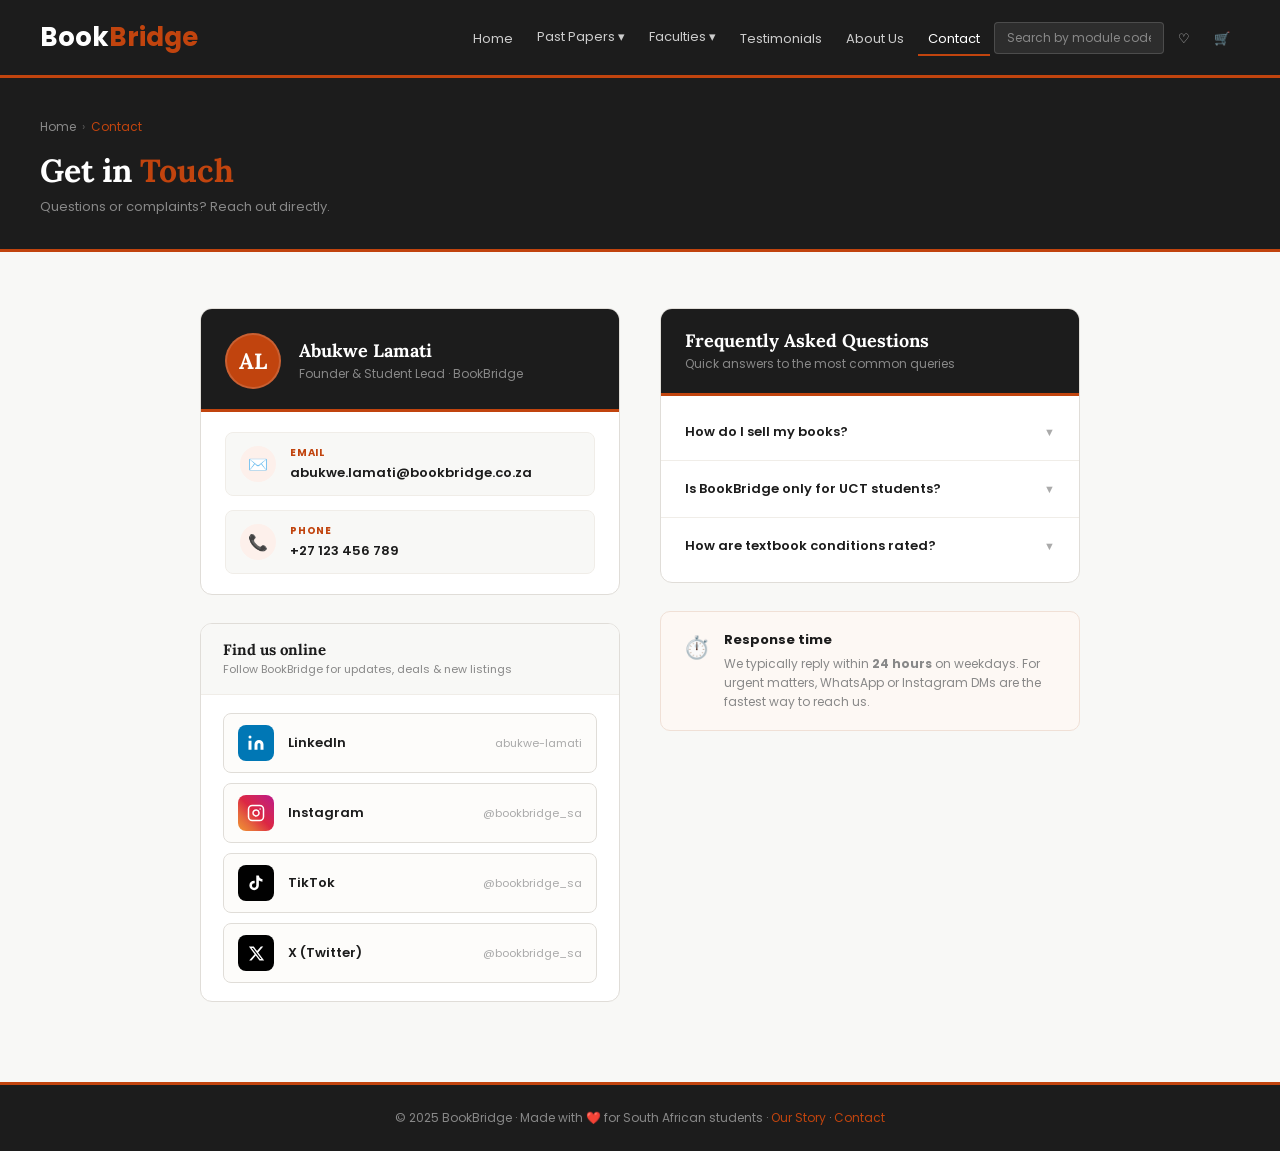
<file: contact.html>
<!DOCTYPE html>
<html lang="en">
<head>
  <meta charset="UTF-8">
  <meta name="viewport" content="width=device-width, initial-scale=1.0">
  <title>Contact — BookBridge</title>
  <link href="https://fonts.googleapis.com/css2?family=Lora:wght@700&family=Poppins:wght@400;600&display=swap" rel="stylesheet">
  <link rel="stylesheet" href="style.css">
  <style>
    /* ── PAGE-SPECIFIC CONTACT STYLES ── */

    .contact-page-wrap {
      max-width: 960px;
      margin: 0 auto;
      padding: 56px 40px 80px;
      display: grid;
      grid-template-columns: 1fr 1fr;
      gap: 40px;
      align-items: start;
    }

    /* ── LEFT COLUMN ── */
    .contact-left {
      display: flex;
      flex-direction: column;
      gap: 28px;
    }

    /* Person card */
    .person-card {
      background: #ffffff;
      border: 1px solid #E0DDD8;
      border-radius: 12px;
      overflow: hidden;
      transition: box-shadow 0.3s ease;
    }

    .person-card:hover {
      box-shadow: 0 10px 32px rgba(193,68,14,0.10);
    }

    .person-card-header {
      background: #1C1C1C;
      padding: 24px 24px 20px;
      border-bottom: 3px solid #C1440E;
      display: flex;
      align-items: center;
      gap: 18px;
    }

    .person-avatar {
      width: 56px;
      height: 56px;
      border-radius: 50%;
      background: #C1440E;
      color: white;
      display: flex;
      align-items: center;
      justify-content: center;
      font-family: 'Lora', serif;
      font-size: 22px;
      font-weight: 700;
      flex-shrink: 0;
      border: 2px solid rgba(255,255,255,0.15);
    }

    .person-name-wrap h3 {
      font-family: 'Lora', serif;
      font-size: 18px;
      color: #ffffff;
      margin-bottom: 3px;
    }

    .person-name-wrap p {
      font-size: 12px;
      color: #888;
    }

    .person-card-body {
      padding: 20px 24px;
      display: flex;
      flex-direction: column;
      gap: 14px;
    }

    .contact-detail-row {
      display: flex;
      align-items: center;
      gap: 14px;
      padding: 12px 14px;
      background: #F8F8F6;
      border: 1px solid #F0EDE8;
      border-radius: 8px;
      transition: all 0.25s ease;
      text-decoration: none;
    }

    .contact-detail-row:hover {
      border-color: #C1440E;
      background: #fdf8f4;
      transform: translateX(4px);
    }

    .detail-icon-wrap {
      width: 36px;
      height: 36px;
      border-radius: 50%;
      background: #fdf0eb;
      display: flex;
      align-items: center;
      justify-content: center;
      font-size: 16px;
      flex-shrink: 0;
    }

    .detail-text-wrap .detail-label {
      font-size: 10px;
      font-weight: 700;
      color: #C1440E;
      text-transform: uppercase;
      letter-spacing: 0.08em;
      margin-bottom: 2px;
    }

    .detail-text-wrap .detail-value {
      font-size: 13px;
      color: #1C1C1C;
      font-weight: 600;
      font-family: 'Poppins', sans-serif;
    }

    /* ── SOCIAL LINKS ── */
    .social-section {
      background: #ffffff;
      border: 1px solid #E0DDD8;
      border-radius: 12px;
      overflow: hidden;
    }

    .social-section-header {
      padding: 16px 22px;
      border-bottom: 1px solid #F0EDE8;
      background: #F8F8F6;
    }

    .social-section-header h3 {
      font-family: 'Lora', serif;
      font-size: 15px;
      color: #1C1C1C;
    }

    .social-section-header p {
      font-size: 11px;
      color: #888;
      margin-top: 2px;
    }

    .social-links-grid {
      padding: 18px 22px;
      display: flex;
      flex-direction: column;
      gap: 10px;
    }

    .social-link-row {
      display: flex;
      align-items: center;
      gap: 14px;
      padding: 11px 14px;
      border-radius: 8px;
      border: 1px solid #E0DDD8;
      text-decoration: none;
      transition: all 0.25s ease;
      background: #FDFCFA;
    }

    .social-link-row:hover {
      transform: translateX(5px);
      border-color: var(--sc);
      background: var(--sc-bg);
    }

    .social-link-row:hover .social-icon-wrap {
      background: var(--sc);
    }

    .social-link-row:hover .social-platform-name {
      color: var(--sc);
    }

    .social-icon-wrap {
      width: 36px;
      height: 36px;
      border-radius: 8px;
      background: #E0DDD8;
      display: flex;
      align-items: center;
      justify-content: center;
      flex-shrink: 0;
      transition: background 0.25s ease;
      color: white;
      font-size: 17px;
    }

    .social-platform-name {
      font-size: 13px;
      font-weight: 600;
      color: #1C1C1C;
      font-family: 'Poppins', sans-serif;
      transition: color 0.25s ease;
    }

    .social-handle {
      margin-left: auto;
      font-size: 11px;
      color: #aaa;
      font-family: 'Poppins', sans-serif;
    }

    /* LinkedIn */
    .social-link-row.linkedin { --sc: #0077B5; --sc-bg: #e8f3fa; }
    /* Instagram */
    .social-link-row.instagram { --sc: #E1306C; --sc-bg: #fce8ef; }
    /* TikTok */
    .social-link-row.tiktok { --sc: #010101; --sc-bg: #f0f0f0; }
    /* X / Twitter */
    .social-link-row.twitter { --sc: #1DA1F2; --sc-bg: #e8f5fe; }

    /* ── RIGHT COLUMN ── */
    .contact-right {
      display: flex;
      flex-direction: column;
      gap: 28px;
    }

    /* FAQ */
    .faq-section {
      background: #ffffff;
      border: 1px solid #E0DDD8;
      border-radius: 12px;
      overflow: hidden;
    }

    .faq-section-header {
      background: #1C1C1C;
      border-bottom: 3px solid #C1440E;
      padding: 20px 24px;
    }

    .faq-section-header h3 {
      font-family: 'Lora', serif;
      font-size: 18px;
      color: #ffffff;
      margin-bottom: 3px;
    }

    .faq-section-header p {
      font-size: 12px;
      color: #888;
    }

    .faq-list {
      padding: 8px 0;
    }

    .faq-item {
      border-bottom: 1px solid #F0EDE8;
    }

    .faq-item:last-child {
      border-bottom: none;
    }

    .faq-question {
      width: 100%;
      background: none;
      border: none;
      padding: 18px 24px;
      display: flex;
      align-items: center;
      justify-content: space-between;
      cursor: pointer;
      text-align: left;
      font-family: 'Poppins', sans-serif;
      font-size: 13px;
      font-weight: 600;
      color: #1C1C1C;
      gap: 12px;
      transition: background 0.2s ease;
    }

    .faq-question:hover {
      background: #fdf8f4;
    }

    .faq-question.open {
      color: #C1440E;
      background: #fdf8f4;
    }

    .faq-chevron {
      font-size: 11px;
      color: #aaa;
      flex-shrink: 0;
      transition: transform 0.3s ease, color 0.2s ease;
      display: inline-block;
    }

    .faq-question.open .faq-chevron {
      transform: rotate(180deg);
      color: #C1440E;
    }

    .faq-answer {
      max-height: 0;
      overflow: hidden;
      transition: max-height 0.35s ease, padding 0.3s ease;
      padding: 0 24px;
    }

    .faq-answer.open {
      max-height: 200px;
      padding: 0 24px 18px;
    }

    .faq-answer p {
      font-size: 13px;
      color: #555;
      line-height: 1.75;
      border-left: 3px solid #C1440E;
      padding-left: 14px;
    }

    /* Response time notice */
    .response-notice {
      background: #fdf8f4;
      border: 1px solid #f0e0d6;
      border-radius: 10px;
      padding: 18px 22px;
      display: flex;
      align-items: flex-start;
      gap: 14px;
    }

    .response-notice-icon {
      font-size: 22px;
      flex-shrink: 0;
      margin-top: 1px;
    }

    .response-notice h4 {
      font-size: 13px;
      font-weight: 700;
      color: #1C1C1C;
      margin-bottom: 4px;
      font-family: 'Poppins', sans-serif;
    }

    .response-notice p {
      font-size: 12px;
      color: #888;
      line-height: 1.6;
    }

    /* ── REVEAL ANIMATIONS ── */
    .contact-left .person-card,
    .contact-left .social-section,
    .contact-right .faq-section,
    .contact-right .response-notice {
      opacity: 0;
      transform: translateY(24px);
      transition: opacity 0.55s ease, transform 0.55s ease;
    }

    .contact-left .person-card.visible   { opacity: 1; transform: none; transition-delay: 0.05s; }
    .contact-left .social-section.visible { opacity: 1; transform: none; transition-delay: 0.15s; }
    .contact-right .faq-section.visible  { opacity: 1; transform: none; transition-delay: 0.1s; }
    .contact-right .response-notice.visible { opacity: 1; transform: none; transition-delay: 0.2s; }

    /* ── RESPONSIVE ── */
    @media (max-width: 768px) {
      .contact-page-wrap {
        grid-template-columns: 1fr;
        padding: 36px 20px 60px;
        gap: 28px;
      }
    }
  </style>
</head>
<body>

  <!-- NAVBAR -->
  <nav class="navbar">
    <a href="index.html" class="logo">Book<span>Bridge</span></a>
    <ul class="nav-links">
      <li><a href="index.html">Home</a></li>
      <li class="nav-dropdown">
        <a href="past-papers.html">Past Papers ▾</a>
        <div class="dropdown-menu">
          <div class="dropdown-faculty">
            <a href="past-papers.html?fac=health">🏥 Health Sciences <span>›</span></a>
            <div class="sub-menu">
              <a href="past-papers.html?fac=health&sub=Medicine">Medicine</a>
              <a href="past-papers.html?fac=health&sub=Nursing">Nursing</a>
              <a href="past-papers.html?fac=health&sub=Pharmacy">Pharmacy</a>
            </div>
          </div>
          <div class="dropdown-faculty">
            <a href="past-papers.html?fac=science">🔬 Science <span>›</span></a>
            <div class="sub-menu">
              <a href="past-papers.html?fac=science&sub=Biology">Biology</a>
              <a href="past-papers.html?fac=science&sub=Chemistry">Chemistry</a>
              <a href="past-papers.html?fac=science&sub=Physics">Physics</a>
            </div>
          </div>
          <div class="dropdown-faculty">
            <a href="past-papers.html?fac=commerce">💰 Commerce <span>›</span></a>
            <div class="sub-menu">
              <a href="past-papers.html?fac=commerce&sub=Accounting">Accounting</a>
              <a href="past-papers.html?fac=commerce&sub=Finance">Finance</a>
              <a href="past-papers.html?fac=commerce&sub=Economics">Economics</a>
            </div>
          </div>
          <div class="dropdown-faculty">
            <a href="past-papers.html?fac=humanities">🏛️ Humanities <span>›</span></a>
            <div class="sub-menu">
              <a href="past-papers.html?fac=humanities&sub=Psychology">Psychology</a>
              <a href="past-papers.html?fac=humanities&sub=Philosophy">Philosophy</a>
              <a href="past-papers.html?fac=humanities&sub=History">History</a>
            </div>
          </div>
          <div class="dropdown-faculty">
            <a href="past-papers.html?fac=engineering">⚙️ Engineering <span>›</span></a>
            <div class="sub-menu">
              <a href="past-papers.html?fac=engineering&sub=Mechanical">Mechanical</a>
              <a href="past-papers.html?fac=engineering&sub=Electrical">Electrical</a>
              <a href="past-papers.html?fac=engineering&sub=Civil">Civil</a>
            </div>
          </div>
          <div class="dropdown-faculty">
            <a href="past-papers.html?fac=law">⚖️ Law <span>›</span></a>
            <div class="sub-menu">
              <a href="past-papers.html?fac=law&sub=Constitutional Law">Constitutional</a>
              <a href="past-papers.html?fac=law&sub=Commercial Law">Commercial</a>
              <a href="past-papers.html?fac=law&sub=Criminal Law">Criminal</a>
            </div>
          </div>
        </div>
      </li>
      <li class="nav-dropdown">
        <a href="#">Faculties ▾</a>
        <div class="dropdown-menu">
          <div class="dropdown-faculty"><a href="faculty health.html">🏥 Health Sciences</a></div>
          <div class="dropdown-faculty"><a href="faculty science.html">🔬 Science</a></div>
          <div class="dropdown-faculty"><a href="faculty commerce.html">💰 Commerce</a></div>
          <div class="dropdown-faculty"><a href="faculty humanities.html">🏛️ Humanities</a></div>
          <div class="dropdown-faculty"><a href="faculty EBE.html">⚙️ Engineering</a></div>
          <div class="dropdown-faculty"><a href="faculty law.html">⚖️ Law</a></div>
        </div>
      </li>
      <li><a href="testimonals.html">Testimonials</a></li>
      <li><a href="about.html">About Us</a></li>
      <li><a href="contact.html" class="active">Contact</a></li>
      <li>
        <input type="text" class="nav-search" placeholder="Search by module code..."
          onkeydown="if(event.key==='Enter'&&this.value){window.location='shop.html?q='+encodeURIComponent(this.value);}">
      </li>
      <li><a href="wishlist.html" class="nav-icon">&#9825;</a></li>
      <li><a href="cart.html" class="nav-icon">&#128722;</a></li>
    </ul>
  </nav>

  <!-- PAGE HEADER -->
  <div class="page-header">
    <div class="breadcrumb">
      <a href="index.html">Home</a>
      <span class="sep">›</span>
      <span class="current">Contact</span>
    </div>
    <h1>Get in <span>Touch</span></h1>
    <p>Questions or complaints? Reach out directly.</p>
  </div>

  <!-- MAIN CONTENT -->
  <div class="contact-page-wrap">

    <!-- LEFT COLUMN -->
    <div class="contact-left">

      <!-- Person Card -->
      <div class="person-card">
        <div class="person-card-header">
          <div class="person-avatar">AL</div>
          <div class="person-name-wrap">
            <h3>Abukwe Lamati</h3>
            <p>Founder &amp; Student Lead · BookBridge</p>
          </div>
        </div>
        <div class="person-card-body">

          <a href="mailto:abukwe.lamati@bookbridge.co.za" class="contact-detail-row">
            <div class="detail-icon-wrap">✉️</div>
            <div class="detail-text-wrap">
              <div class="detail-label">Email</div>
              <div class="detail-value">abukwe.lamati@bookbridge.co.za</div>
            </div>
          </a>

          <a href="tel:+27123456789" class="contact-detail-row">
            <div class="detail-icon-wrap">📞</div>
            <div class="detail-text-wrap">
              <div class="detail-label">Phone</div>
              <div class="detail-value">+27 123 456 789</div>
            </div>
          </a>

        </div>
      </div>

      <!-- Social Links -->
      <div class="social-section">
        <div class="social-section-header">
          <h3>Find us online</h3>
          <p>Follow BookBridge for updates, deals &amp; new listings</p>
        </div>
        <div class="social-links-grid">

          <a href="#" class="social-link-row linkedin" aria-label="LinkedIn">
            <div class="social-icon-wrap" style="background:#0077B5;">
              <!-- LinkedIn icon -->
              <svg width="18" height="18" viewBox="0 0 24 24" fill="white" xmlns="http://www.w3.org/2000/svg">
                <path d="M16 8a6 6 0 0 1 6 6v7h-4v-7a2 2 0 0 0-2-2 2 2 0 0 0-2 2v7h-4v-7a6 6 0 0 1 6-6z"/>
                <rect x="2" y="9" width="4" height="12"/>
                <circle cx="4" cy="4" r="2"/>
              </svg>
            </div>
            <span class="social-platform-name">LinkedIn</span>
            <span class="social-handle">abukwe-lamati</span>
          </a>

          <a href="#" class="social-link-row instagram" aria-label="Instagram">
            <div class="social-icon-wrap" style="background: linear-gradient(45deg,#f09433,#e6683c,#dc2743,#cc2366,#bc1888);">
              <!-- Instagram icon -->
              <svg width="18" height="18" viewBox="0 0 24 24" fill="none" stroke="white" stroke-width="2" stroke-linecap="round" stroke-linejoin="round" xmlns="http://www.w3.org/2000/svg">
                <rect x="2" y="2" width="20" height="20" rx="5" ry="5"/>
                <path d="M16 11.37A4 4 0 1 1 12.63 8 4 4 0 0 1 16 11.37z"/>
                <line x1="17.5" y1="6.5" x2="17.51" y2="6.5"/>
              </svg>
            </div>
            <span class="social-platform-name">Instagram</span>
            <span class="social-handle">@bookbridge_sa</span>
          </a>

          <a href="#" class="social-link-row tiktok" aria-label="TikTok">
            <div class="social-icon-wrap" style="background:#010101;">
              <!-- TikTok icon (simplified) -->
              <svg width="18" height="18" viewBox="0 0 24 24" fill="white" xmlns="http://www.w3.org/2000/svg">
                <path d="M19.59 6.69a4.83 4.83 0 0 1-3.77-4.25V2h-3.45v13.67a2.89 2.89 0 0 1-2.88 2.5 2.89 2.89 0 0 1-2.89-2.89 2.89 2.89 0 0 1 2.89-2.89c.28 0 .54.04.79.1V9.01a6.33 6.33 0 0 0-.79-.05 6.34 6.34 0 0 0-6.34 6.34 6.34 6.34 0 0 0 6.34 6.34 6.34 6.34 0 0 0 6.33-6.34V8.72a8.18 8.18 0 0 0 4.78 1.52V6.79a4.85 4.85 0 0 1-1.01-.1z"/>
              </svg>
            </div>
            <span class="social-platform-name">TikTok</span>
            <span class="social-handle">@bookbridge_sa</span>
          </a>

          <a href="#" class="social-link-row twitter" aria-label="X (Twitter)">
            <div class="social-icon-wrap" style="background:#000000;">
              <!-- X / Twitter icon -->
              <svg width="17" height="17" viewBox="0 0 24 24" fill="white" xmlns="http://www.w3.org/2000/svg">
                <path d="M18.244 2.25h3.308l-7.227 8.26 8.502 11.24H16.17l-5.214-6.817L4.99 21.75H1.68l7.73-8.835L1.254 2.25H8.08l4.713 6.231zm-1.161 17.52h1.833L7.084 4.126H5.117z"/>
              </svg>
            </div>
            <span class="social-platform-name">X (Twitter)</span>
            <span class="social-handle">@bookbridge_sa</span>
          </a>

        </div>
      </div>

    </div><!-- /contact-left -->

    <!-- RIGHT COLUMN -->
    <div class="contact-right">

      <!-- FAQ -->
      <div class="faq-section">
        <div class="faq-section-header">
          <h3>Frequently Asked Questions</h3>
          <p>Quick answers to the most common queries</p>
        </div>
        <div class="faq-list">

          <div class="faq-item">
            <button class="faq-question" onclick="toggleFaq(this)" aria-expanded="false">
              How do I sell my books?
              <span class="faq-chevron">▼</span>
            </button>
            <div class="faq-answer">
              <p>Click the <strong>"Sell your books"</strong> button on the homepage and fill out the form. We'll review your listing and have it live within 24 hours.</p>
            </div>
          </div>

          <div class="faq-item">
            <button class="faq-question" onclick="toggleFaq(this)" aria-expanded="false">
              Is BookBridge only for UCT students?
              <span class="faq-chevron">▼</span>
            </button>
            <div class="faq-answer">
              <p>Currently yes, but we plan to expand to all South African universities. Stay tuned — more campuses are coming soon!</p>
            </div>
          </div>

          <div class="faq-item">
            <button class="faq-question" onclick="toggleFaq(this)" aria-expanded="false">
              How are textbook conditions rated?
              <span class="faq-chevron">▼</span>
            </button>
            <div class="faq-answer">
              <p><strong>Like New</strong> — minimal use, looks almost brand new. <strong>Good</strong> — some wear but well-maintained. <strong>Acceptable</strong> — visibly used but fully readable and complete.</p>
            </div>
          </div>

        </div>
      </div>

      <!-- Response notice -->
      <div class="response-notice">
        <div class="response-notice-icon">⏱️</div>
        <div>
          <h4>Response time</h4>
          <p>We typically reply within <strong>24 hours</strong> on weekdays. For urgent matters, WhatsApp or Instagram DMs are the fastest way to reach us.</p>
        </div>
      </div>

    </div><!-- /contact-right -->

  </div><!-- /contact-page-wrap -->

  <!-- FOOTER -->
  <footer class="footer">
    <p>&#169; 2025 BookBridge &middot; Made with &#10084;&#65039; for South African students &middot;
      <a href="about.html">Our Story</a> &middot; <a href="contact.html">Contact</a></p>
  </footer>

  <script>
    /* ── SCROLL REVEAL ── */
    const observer = new IntersectionObserver((entries) => {
      entries.forEach(e => {
        if (e.isIntersecting) {
          e.target.classList.add('visible');
          observer.unobserve(e.target);
        }
      });
    }, { threshold: 0.08 });

    document.querySelectorAll('.person-card, .social-section, .faq-section, .response-notice')
      .forEach(el => observer.observe(el));

    /* ── FAQ ACCORDION ── */
    function toggleFaq(btn) {
      const answer = btn.nextElementSibling;
      const isOpen = btn.classList.contains('open');

      // Close all
      document.querySelectorAll('.faq-question').forEach(q => {
        q.classList.remove('open');
        q.setAttribute('aria-expanded', 'false');
        q.nextElementSibling.classList.remove('open');
      });

      // Open clicked (unless it was already open)
      if (!isOpen) {
        btn.classList.add('open');
        btn.setAttribute('aria-expanded', 'true');
        answer.classList.add('open');
      }
    }
  </script>

</body>
</html>
</file>
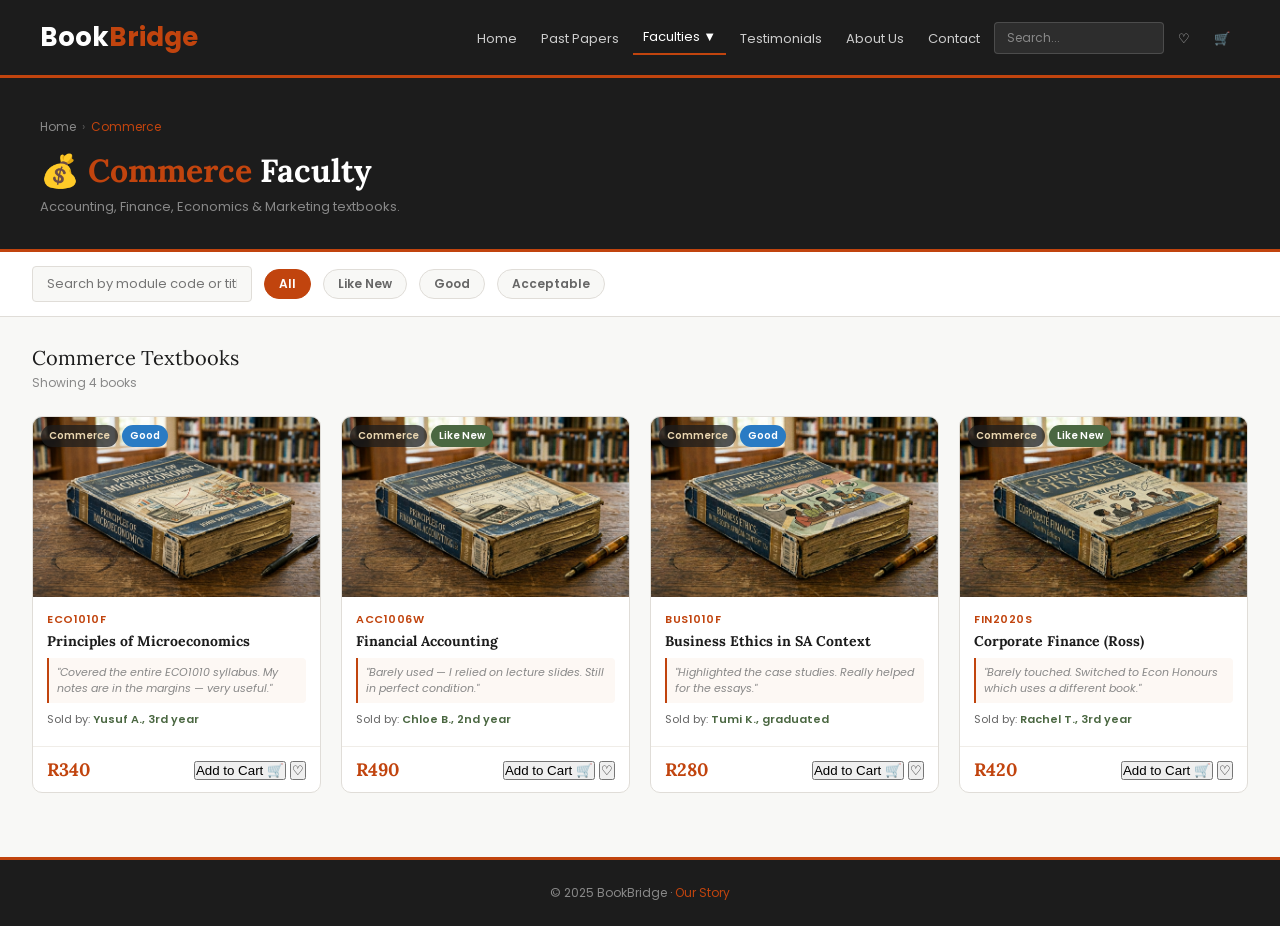
<file: faculty commerce.html>
<!DOCTYPE html>
<html lang="en">
<head>
  <meta charset="UTF-8">
  <meta name="viewport" content="width=device-width, initial-scale=1.0">
  <title>Commerce Faculty — BookBridge</title>
  <link href="https://fonts.googleapis.com/css2?family=Lora:wght@700&family=Poppins:wght@400;600&display=swap" rel="stylesheet">
  <link rel="stylesheet" href="style.css">
</head>
<body>
  <nav class="navbar">
    <a href="index.html" class="logo">Book<span>Bridge</span></a>
    <ul class="nav-links">
      <li><a href="index.html">Home</a></li>
      <li><a href="past-papers.html">Past Papers</a></li>
      <li class="nav-dropdown"><a href="#" class="active">Faculties &#9660;</a>
        <div class="dropdown-menu">
          <div class="dropdown-faculty"><a href="faculty health.html">&#127973; Health Sciences</a></div>
          <div class="dropdown-faculty"><a href="faculty science.html">&#128302; Science</a></div>
          <div class="dropdown-faculty"><a href="faculty commerce.html" style="color:white;font-weight:600;">&#128176; Commerce</a></div>
          <div class="dropdown-faculty"><a href="faculty humanities.html">&#127963;&#65039; Humanities</a></div>
          <div class="dropdown-faculty"><a href="faculty EBE.html">&#9881;&#65039; Engineering</a></div>
          <div class="dropdown-faculty"><a href="faculty law.html">&#9878;&#65039; Law</a></div>
        </div>
      </li>
      <li><a href="testimonals.html">Testimonials</a></li>
      <li><a href="about.html">About Us</a></li>
      <li><a href="contact.html">Contact</a></li>
      <li><input type="text" class="nav-search" placeholder="Search..." oninput="applyFilters()"></li>
      <li><a href="wishlist.html" class="nav-icon" style="position:relative;">&#9825;<span class="wishlist-badge" style="display:none;"></span></a></li>
      <li><a href="cart.html" class="nav-icon" style="position:relative;">&#128722;<span class="cart-badge" style="display:none;"></span></a></li>
    </ul>
  </nav>
  
  <div class="page-header">
    <div class="breadcrumb"><a href="index.html">Home</a><span class="sep">&#8250;</span><span class="current">Commerce</span></div>
    <h1>💰 <span>Commerce</span> Faculty</h1>
    <p>Accounting, Finance, Economics &amp; Marketing textbooks.</p>
  </div>
  
  <div class="filter-bar">
    <input type="text" class="filter-search" id="searchInput" placeholder="Search by module code or title..." oninput="applyFilters()">
    <span class="chip active" onclick="setChip('all',this)">All</span>
    <span class="chip" onclick="setChip('Like New',this)">Like New</span>
    <span class="chip" onclick="setChip('Good',this)">Good</span>
    <span class="chip" onclick="setChip('Acceptable',this)">Acceptable</span>
  </div>
  
  <div style="padding:28px 32px;background:#F8F8F6;min-height:60vh;">
    <div class="content-title" style="font-family:'Lora',serif;font-size:20px;margin-bottom:4px;">Commerce Textbooks</div>
    <div id="resultCount" style="font-size:12px;color:#888;margin-bottom:24px;"></div>
    <div id="booksGrid" style="display:grid;grid-template-columns:repeat(auto-fill,minmax(260px,1fr));gap:20px;"></div>
  </div>
  
  <footer class="footer"><p>&#169; 2025 BookBridge &#183; <a href="about.html">Our Story</a></p></footer>
  <script src="script.js"></script>
  <script>
    var BOOKS = [
      { id: "com_1", image: "Images/Principles of MacroEconomics.png", code: "ECO1010F", title: "Principles of Microeconomics", condition: "Good", price: 340, seller: "Yusuf A., 3rd year", review: "Covered the entire ECO1010 syllabus. My notes are in the margins — very useful.", faculty: "Commerce" },
      { id: "com_2", image: "Images/Finacial Accounting.png", code: "ACC1006W", title: "Financial Accounting", condition: "Like New", price: 490, seller: "Chloe B., 2nd year", review: "Barely used — I relied on lecture slides. Still in perfect condition.", faculty: "Commerce" },
      { id: "com_3", image: "Images/Business Ethics in SA context.png", code: "BUS1010F", title: "Business Ethics in SA Context", condition: "Good", price: 280, seller: "Tumi K., graduated", review: "Highlighted the case studies. Really helped for the essays.", faculty: "Commerce" },
      { id: "com_4", image: "Images/Corporate Finance.png", code: "FIN2020S", title: "Corporate Finance (Ross)", condition: "Like New", price: 420, seller: "Rachel T., 3rd year", review: "Barely touched. Switched to Econ Honours which uses a different book.", faculty: "Commerce" }
    ];
    
    var cf = 'all';

    function cc(c) {
      if (c === 'Like New') return 'badge-new';
      if (c === 'Good') return 'badge-good';
      return 'badge-acceptable';
    }

    
    function cardHTML(b, i) {
      var bq = JSON.stringify(b).replace(/"/g, '&quot;');
      var imgSrc = b.img ? b.img : 'https://placehold.co/400x280/f5f0e8/c1440e?text=' + encodeURIComponent(b.code);
      
      return `
        <div class="book-card reveal reveal-delay-${(i % 4) + 1}">
          <div class="book-thumb">
<img src="${b.image}" alt="${b.title}" style="object-fit:cover; width:100%; height:100%;" onerror="this.src='https://placehold.co/400x280/f5f0e8/c1440e?text=${encodeURIComponent(b.code)}'">
            <div class="book-badge-row">
              <span class="badge badge-faculty">Commerce</span>
              <span class="badge ${cc(b.condition)}">${b.condition}</span>
            </div>
          </div>
          <div class="book-info">
            <div class="book-code">${b.code}</div>
            <div class="book-title">${b.title}</div>
            <div class="book-review">"${b.review}"</div>
            <div class="book-seller">Sold by: <span>${b.seller}</span></div>
          </div>
          <div class="book-price-row">
            <div class="book-price">R${b.price}</div>
            <div class="book-actions">
              <button class="btn-cart" data-id="${b.id}" onclick="addToCart(${bq})">Add to Cart 🛒</button>
              <button class="btn-wishlist" data-id="${b.id}" onclick="toggleWishlist(${bq})" title="Wishlist">♡</button>
            </div>
          </div>
        </div>
      `;
    }

    function render(list) {
      var g = document.getElementById('booksGrid');
      document.getElementById('resultCount').textContent = 'Showing ' + list.length + ' book' + (list.length !== 1 ? 's' : '');
      if (!list.length) {
        g.innerHTML = '<div style="grid-column:1/-1;text-align:center;padding:60px;"><div style="font-size:3rem">📚</div><h3 style="font-family:Lora,serif">No books match</h3><p style="color:#888">Try a different filter.</p></div>';
        return;
      }
      g.innerHTML = list.map(cardHTML).join('');
      initR();
      if (typeof syncWishlistButtons === 'function') syncWishlistButtons();
    }

    function setChip(v, el) {
      cf = v;
      document.querySelectorAll('.chip').forEach(function(c) { c.classList.remove('active'); });
      el.classList.add('active');
      applyFilters();
    }

    function applyFilters() {
      var s = document.getElementById('searchInput').value.toLowerCase();
      var l = BOOKS.filter(function(b) {
        if (cf !== 'all' && b.condition !== cf) return false;
        if (s && !b.title.toLowerCase().includes(s) && !b.code.toLowerCase().includes(s)) return false;
        return true;
      });
      render(l);
    }

    function initR() {
      var o = new IntersectionObserver(function(e) {
        e.forEach(function(x) { if (x.isIntersecting) { x.target.classList.add('visible'); o.unobserve(x.target); } });
      }, { threshold: 0.1 });
      document.querySelectorAll('.reveal').forEach(function(el) { o.observe(el); });
    }

    render(BOOKS);
  </script>
</body>
</html>
</file>
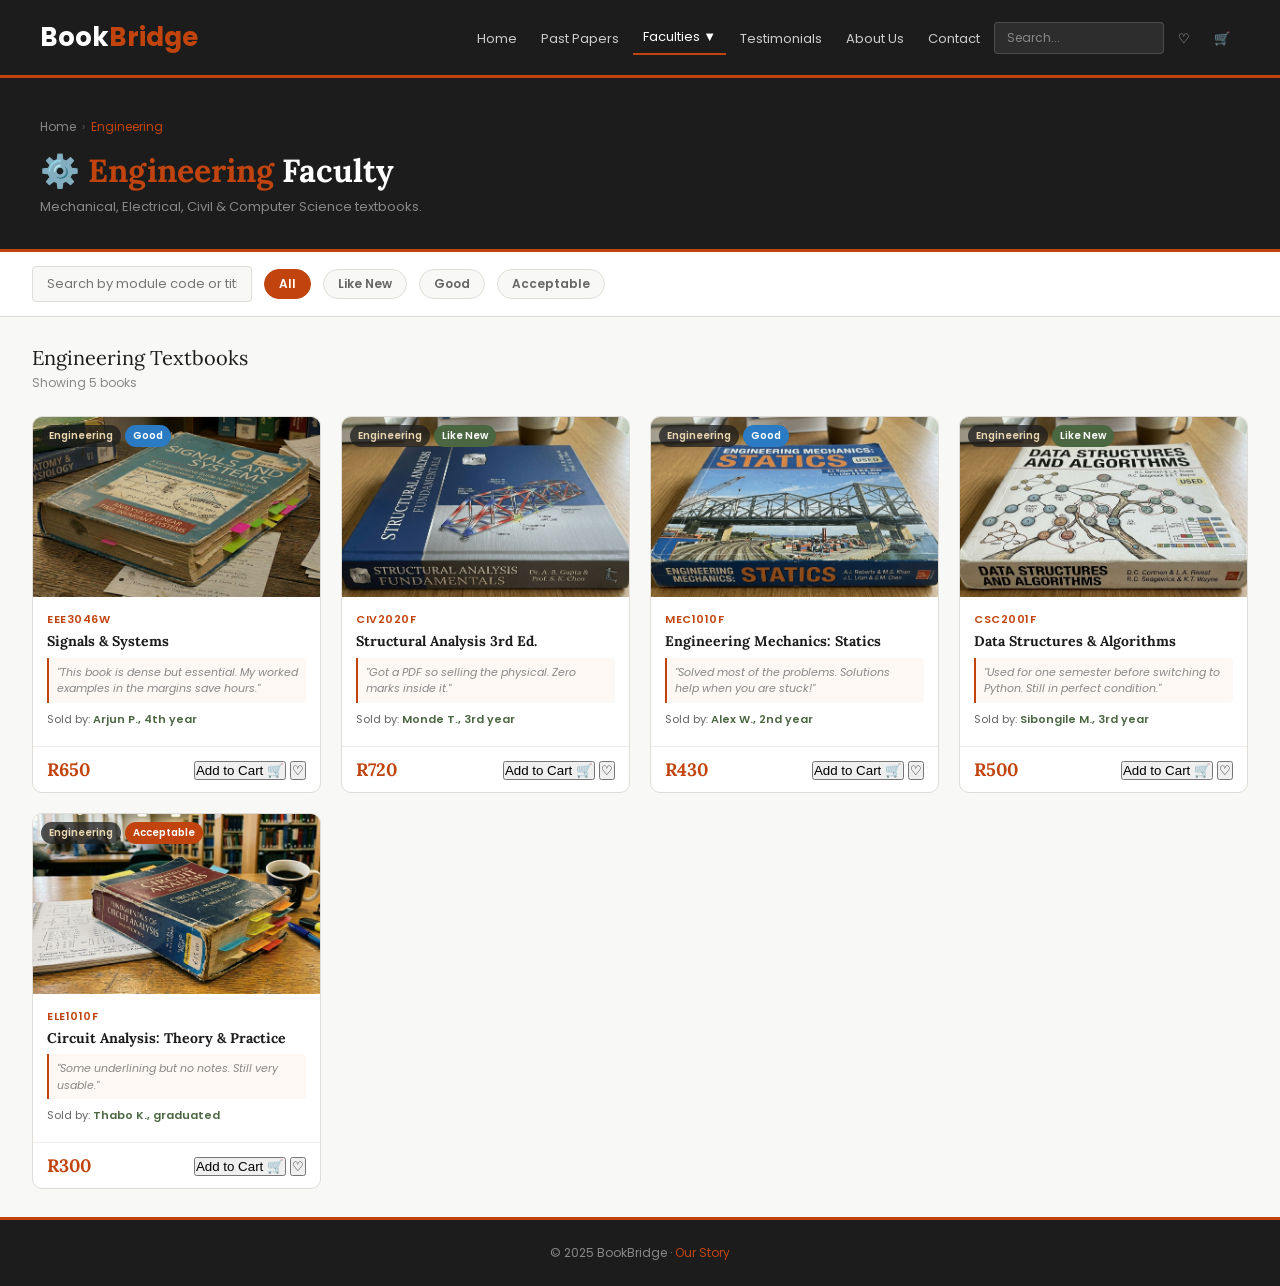
<file: faculty EBE.html>
<!DOCTYPE html>
<html lang="en">
<head>
  <meta charset="UTF-8">
  <meta name="viewport" content="width=device-width, initial-scale=1.0">
  <title>Engineering Faculty — BookBridge</title>
  <link href="https://fonts.googleapis.com/css2?family=Lora:wght@700&family=Poppins:wght@400;600&display=swap" rel="stylesheet">
  <link rel="stylesheet" href="style.css">
</head>
<body>
  <nav class="navbar">
    <a href="index.html" class="logo">Book<span>Bridge</span></a>
    <ul class="nav-links">
      <li><a href="index.html">Home</a></li>
      <li><a href="past-papers.html">Past Papers</a></li>
      <li class="nav-dropdown"><a href="#" class="active">Faculties &#9660;</a>
        <div class="dropdown-menu">
          <div class="dropdown-faculty"><a href="faculty health.html">&#127973; Health Sciences</a></div>
          <div class="dropdown-faculty"><a href="faculty science.html">&#128302; Science</a></div>
          <div class="dropdown-faculty"><a href="faculty commerce.html">&#128176; Commerce</a></div>
          <div class="dropdown-faculty"><a href="faculty humanities.html">&#127963;&#65039; Humanities</a></div>
          <div class="dropdown-faculty"><a href="faculty EBE.html" style="color:white;font-weight:600;">&#9881;&#65039; Engineering</a></div>
          <div class="dropdown-faculty"><a href="faculty law.html">&#9878;&#65039; Law</a></div>
        </div>
      </li>
      <li><a href="testimonals.html">Testimonials</a></li>
      <li><a href="about.html">About Us</a></li>
      <li><a href="contact.html">Contact</a></li>
      <li><input type="text" class="nav-search" placeholder="Search..." oninput="applyFilters()"></li>
      <li><a href="wishlist.html" class="nav-icon" style="position:relative;">&#9825;<span class="wishlist-badge" style="display:none;"></span></a></li>
      <li><a href="cart.html" class="nav-icon" style="position:relative;">&#128722;<span class="cart-badge" style="display:none;"></span></a></li>
    </ul>
  </nav>
  
  <div class="page-header">
    <div class="breadcrumb"><a href="index.html">Home</a><span class="sep">&#8250;</span><span class="current">Engineering</span></div>
    <h1>⚙️ <span>Engineering</span> Faculty</h1>
    <p>Mechanical, Electrical, Civil &amp; Computer Science textbooks.</p>
  </div>
  
  <div class="filter-bar">
    <input type="text" class="filter-search" id="searchInput" placeholder="Search by module code or title..." oninput="applyFilters()">
    <span class="chip active" onclick="setChip('all',this)">All</span>
    <span class="chip" onclick="setChip('Like New',this)">Like New</span>
    <span class="chip" onclick="setChip('Good',this)">Good</span>
    <span class="chip" onclick="setChip('Acceptable',this)">Acceptable</span>
  </div>
  
  <div style="padding:28px 32px;background:#F8F8F6;min-height:60vh;">
    <div class="content-title" style="font-family:'Lora',serif;font-size:20px;margin-bottom:4px;">Engineering Textbooks</div>
    <div id="resultCount" style="font-size:12px;color:#888;margin-bottom:24px;"></div>
    <div id="booksGrid" style="display:grid;grid-template-columns:repeat(auto-fill,minmax(260px,1fr));gap:20px;"></div>
  </div>
  
  <footer class="footer"><p>&#169; 2025 BookBridge &#183; <a href="about.html">Our Story</a></p></footer>
  <script src="script.js"></script>
  <script>
    var BOOKS = [
      { id: "eng_1", code: "EEE3046W", image: "Images/Signals and Systems.png", title: "Signals & Systems", condition: "Good", price: 650, seller: "Arjun P., 4th year", review: "This book is dense but essential. My worked examples in the margins save hours.", faculty: "Engineering" },
      { id: "eng_2", code: "CIV2020F", image: "Images/structural analysis 3rd edition.png", title: "Structural Analysis 3rd Ed.", condition: "Like New", price: 720, seller: "Monde T., 3rd year", review: "Got a PDF so selling the physical. Zero marks inside it.", faculty: "Engineering" },
      { id: "eng_3", code: "MEC1010F", image: "Images/engineering mechanics(statistics).png", title: "Engineering Mechanics: Statics", condition: "Good", price: 430, seller: "Alex W., 2nd year", review: "Solved most of the problems. Solutions help when you are stuck!", faculty: "Engineering" },
      { id: "eng_4", code: "CSC2001F", image: "Images/data structures & algorithms.png", title: "Data Structures & Algorithms", condition: "Like New", price: 500, seller: "Sibongile M., 3rd year", review: "Used for one semester before switching to Python. Still in perfect condition.", faculty: "Engineering" },
      { id: "eng_5", code: "ELE1010F", image: "Images/Circuit Analysis.png", title: "Circuit Analysis: Theory & Practice", condition: "Acceptable", price: 300, seller: "Thabo K., graduated", review: "Some underlining but no notes. Still very usable.", faculty: "Engineering" }
    ];
    
    var cf = 'all';

    function cc(c) {
      if (c === 'Like New') return 'badge-new';
      if (c === 'Good') return 'badge-good';
      return 'badge-acceptable';
    }

    // FIXED: Using backticks (`) instead of single quotes (')
    function cardHTML(b, i) {
      var bq = JSON.stringify(b).replace(/"/g, '&quot;');
      var imgSrc = b.img ? b.img : 'images/past%20papers.png';
      
      return `
        <div class="book-card reveal reveal-delay-${(i % 4) + 1}">
          <div class="book-thumb">
            <img src="${b.image}" alt="${b.title}" style="object-fit:cover; width:100%; height:100%;" onerror="this.src='https://placehold.co/400x280/f5f0e8/c1440e?text=${encodeURIComponent(b.code)}'">
            <div class="book-badge-row">
              <span class="badge badge-faculty">Engineering</span>
              <span class="badge ${cc(b.condition)}">${b.condition}</span>
            </div>
          </div>
          <div class="book-info">
            <div class="book-code">${b.code}</div>
            <div class="book-title">${b.title}</div>
            <div class="book-review">"${b.review}"</div>
            <div class="book-seller">Sold by: <span>${b.seller}</span></div>
          </div>
          <div class="book-price-row">
            <div class="book-price">R${b.price}</div>
            <div class="book-actions">
              <button class="btn-cart" data-id="${b.id}" onclick="addToCart(${bq})">Add to Cart 🛒</button>
              <button class="btn-wishlist" data-id="${b.id}" onclick="toggleWishlist(${bq})" title="Wishlist">♡</button>
            </div>
          </div>
        </div>
      `;
    }

    function render(list) {
      var g = document.getElementById('booksGrid');
      document.getElementById('resultCount').textContent = 'Showing ' + list.length + ' book' + (list.length !== 1 ? 's' : '');
      if (!list.length) {
        g.innerHTML = '<div style="grid-column:1/-1;text-align:center;padding:60px;"><div style="font-size:3rem">📚</div><h3 style="font-family:Lora,serif">No books match</h3><p style="color:#888">Try a different filter.</p></div>';
        return;
      }
      g.innerHTML = list.map(cardHTML).join('');
      initR();
      if (typeof syncWishlistButtons === 'function') syncWishlistButtons();
    }

    function setChip(v, el) {
      cf = v;
      document.querySelectorAll('.chip').forEach(function(c) { c.classList.remove('active'); });
      el.classList.add('active');
      applyFilters();
    }

    function applyFilters() {
      var s = document.getElementById('searchInput').value.toLowerCase();
      var l = BOOKS.filter(function(b) {
        if (cf !== 'all' && b.condition !== cf) return false;
        if (s && !b.title.toLowerCase().includes(s) && !b.code.toLowerCase().includes(s)) return false;
        return true;
      });
      render(l);
    }

    function initR() {
      var o = new IntersectionObserver(function(e) {
        e.forEach(function(x) { if (x.isIntersecting) { x.target.classList.add('visible'); o.unobserve(x.target); } });
      }, { threshold: 0.1 });
      document.querySelectorAll('.reveal').forEach(function(el) { o.observe(el); });
    }

    render(BOOKS);
  </script>
</body>
</html>
</file>
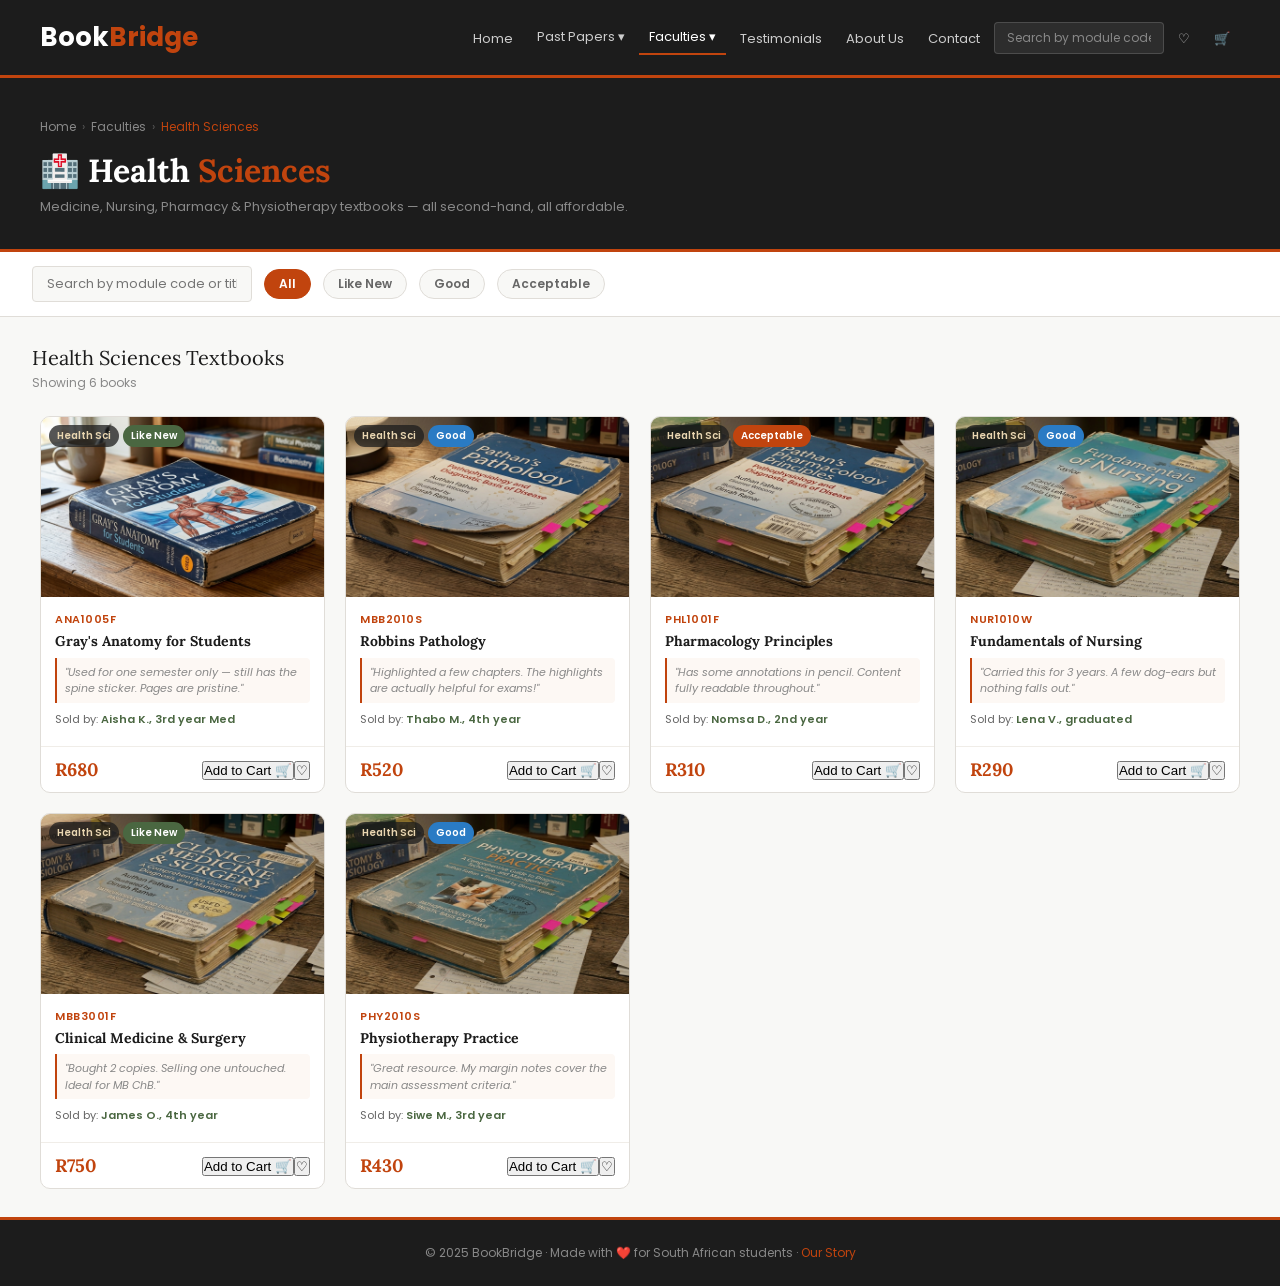
<file: faculty health.html>
<!DOCTYPE html>
<html lang="en">
<head>
  <meta charset="UTF-8">
  <meta name="viewport" content="width=device-width, initial-scale=1.0">
  <title>Health Sciences — BookBridge</title>
  <link href="https://fonts.googleapis.com/css2?family=Lora:wght@700&family=Poppins:wght@400;600&display=swap" rel="stylesheet">
  <link rel="stylesheet" href="style.css">
</head>
<body>
  <nav class="navbar">
    <a href="index.html" class="logo">Book<span>Bridge</span></a>
    <ul class="nav-links">
      <li><a href="index.html">Home</a></li>
      <li class="nav-dropdown"><a href="past-papers.html">Past Papers ▾</a>
        <div class="dropdown-menu">
          <div class="dropdown-faculty"><a href="past-papers.html?fac=health">🏥 Health Sciences</a></div>
          <div class="dropdown-faculty"><a href="past-papers.html?fac=science">🔬 Science</a></div>
          <div class="dropdown-faculty"><a href="past-papers.html?fac=commerce">💰 Commerce</a></div>
          <div class="dropdown-faculty"><a href="past-papers.html?fac=humanities">🏛️ Humanities</a></div>
          <div class="dropdown-faculty"><a href="past-papers.html?fac=engineering">⚙️ Engineering</a></div>
          <div class="dropdown-faculty"><a href="past-papers.html?fac=law">⚖️ Law</a></div>
        </div>
      </li>
      <li class="nav-dropdown"><a href="#" class="active">Faculties ▾</a>
        <div class="dropdown-menu">
          <div class="dropdown-faculty"><a href="faculty health.html" style="color:white;font-weight:600;">🏥 Health Sciences</a></div>
          <div class="dropdown-faculty"><a href="faculty science.html">🔬 Science</a></div>
          <div class="dropdown-faculty"><a href="faculty commerce.html">💰 Commerce</a></div>
          <div class="dropdown-faculty"><a href="faculty humanities.html">🏛️ Humanities</a></div>
          <div class="dropdown-faculty"><a href="faculty EBE.html">⚙️ Engineering</a></div>
          <div class="dropdown-faculty"><a href="faculty law.html">⚖️ Law</a></div>
        </div>
      </li>
      <li><a href="testimonals.html">Testimonials</a></li>
      <li><a href="about.html">About Us</a></li>
      <li><a href="contact.html">Contact</a></li>
      <li><input type="text" class="nav-search" placeholder="Search by module code..." oninput="filterBooks(this.value)"></li>
      <li>
        <a href="wishlist.html" class="nav-icon" style="position:relative;">♡
          <span class="wishlist-badge" style="display:none;"></span>
        </a>
      </li>
      <li>
        <a href="cart.html" class="nav-icon" style="position:relative;">🛒
          <span class="cart-badge" style="display:none;"></span>
        </a>
      </li>
    </ul>
  </nav>

  <div class="page-header">
    <div class="breadcrumb">
      <a href="index.html">Home</a><span class="sep">›</span>
      <a href="index.html">Faculties</a><span class="sep">›</span>
      <span class="current">Health Sciences</span>
    </div>
    <h1>🏥 Health <span>Sciences</span></h1>
    <p>Medicine, Nursing, Pharmacy & Physiotherapy textbooks — all second-hand, all affordable.</p>
  </div>

  <div class="filter-bar">
    <input type="text" class="filter-search" id="searchInput" placeholder="Search by module code or title..." oninput="filterBooks(this.value)">
    <span class="chip active" onclick="setChip('all',this)">All</span>
    <span class="chip" onclick="setChip('Like New',this)">Like New</span>
    <span class="chip" onclick="setChip('Good',this)">Good</span>
    <span class="chip" onclick="setChip('Acceptable',this)">Acceptable</span>
  </div>

  <div style="padding:28px 32px; background:#F8F8F6; min-height:60vh;">
    <div class="content-title" style="font-family:'Lora',serif;font-size:20px;margin-bottom:4px;">Health Sciences Textbooks</div>
    <div class="content-sub" id="resultCount" style="font-size:12px;color:#888;margin-bottom:24px;"></div>
    <div id="booksGrid" class="faculty-grid" style="grid-template-columns:repeat(auto-fill,minmax(260px,1fr));gap:20px;"></div>
  </div>

  <footer class="footer">
    <p>© 2025 BookBridge · Made with ❤️ for South African students · <a href="about.html">Our Story</a></p>
  </footer>

  <script src="script.js"></script>
  <script>
    const BOOKS = [
      { id:'book_1', code:'ANA1005F', image:"Images/Gray's Anatomy.png", title:"Gray's Anatomy for Students", condition:'Like New', price:680, seller:'Aisha K., 3rd year Med', review:'Used for one semester only — still has the spine sticker. Pages are pristine.', faculty:'Health Sci' },
      { id:'book_2', code:'MBB2010S', image:'Images/Pathan Pathology.png', title:'Robbins Pathology', condition:'Good', price:520, seller:'Thabo M., 4th year', review:'Highlighted a few chapters. The highlights are actually helpful for exams!', faculty:'Health Sci' },
      { id:'book_3', code:'PHL1001F', image:'Images/Pharmocology Pricniples.png', title:'Pharmacology Principles', condition:'Acceptable', price:310, seller:'Nomsa D., 2nd year', review:'Has some annotations in pencil. Content fully readable throughout.', faculty:'Health Sci' },
      { id:'book_4', code:'NUR1010W', image:'Images/Fundamentals Princples.png', title:'Fundamentals of Nursing', condition:'Good', price:290, seller:'Lena V., graduated', review:'Carried this for 3 years. A few dog-ears but nothing falls out.', faculty:'Health Sci' },
      { id:'book_5', code:'MBB3001F', image:'Images/Clinical Medicine Surgery.png', title:'Clinical Medicine & Surgery', condition:'Like New', price:750, seller:'James O., 4th year', review:'Bought 2 copies. Selling one untouched. Ideal for MB ChB.', faculty:'Health Sci' },
      { id:'book_6', code:'PHY2010S', image:'Images/PhysioTherapy Practice.png', title:'Physiotherapy Practice', condition:'Good', price:430, seller:'Siwe M., 3rd year', review:'Great resource. My margin notes cover the main assessment criteria.', faculty:'Health Sci' },
    ];

    let conditionFilter = 'all';

    function conditionClass(c) {
      if (c === 'Like New') return 'badge-new';
      if (c === 'Good') return 'badge-good';
      return 'badge-acceptable';
    }

    function render(list) {
      const grid = document.getElementById('booksGrid');
      document.getElementById('resultCount').textContent = `Showing ${list.length} book${list.length !== 1 ? 's' : ''}`;
      if (!list.length) {
        grid.innerHTML = `<div class="empty" style="grid-column:1/-1;"><div class="empty-icon">📚</div><h3>No books match</h3><p>Try a different filter.</p></div>`;
        return;
      }
      grid.innerHTML = list.map((b, i) => `
        <div class="book-card reveal reveal-delay-${(i%4)+1}">
          <div class="book-thumb">
            <img src="${b.image}" alt="${b.title}" loading="lazy" onerror="this.src='https://placehold.co/400x280/f5f0e8/c1440e?text=${encodeURIComponent(b.code)}'">
            <div class="book-badge-row">
              <span class="badge badge-faculty">Health Sci</span>
              <span class="badge ${conditionClass(b.condition)}">${b.condition}</span>
            </div>
          </div>
          <div class="book-info">
            <div class="book-code">${b.code}</div>
            <div class="book-title">${b.title}</div>
            <div class="book-review">"${b.review}"</div>
            <div class="book-seller">Sold by: <span>${b.seller}</span></div>
          </div>
          <div class="book-price-row"><div class="book-price">R${b.price}</div><div class="book-actions"><button class="btn-cart" data-id="${b.id}" onclick='addToCart(${JSON.stringify(b)})'>Add to Cart &#128722;</button><button class="btn-wishlist" data-id="${b.id}" onclick='toggleWishlist(${JSON.stringify(b)})' title="Wishlist">&#9825;</button></div></div>
        </div>
        </div>`).join('');
      initReveal();
      syncWishlistButtons();
    }

    function setChip(val, el) {
      conditionFilter = val;
      document.querySelectorAll('.chip').forEach(c => c.classList.remove('active'));
      el.classList.add('active');
      applyFilters();
    }

    function filterBooks(val) { applyFilters(); }

    function applyFilters() {
      const search = document.getElementById('searchInput').value.toLowerCase();
      let list = BOOKS.filter(b => {
        if (conditionFilter !== 'all' && b.condition !== conditionFilter) return false;
        if (search && !b.title.toLowerCase().includes(search) && !b.code.toLowerCase().includes(search)) return false;
        return true;
      });
      render(list);
    }

    function initReveal() {
      const obs = new IntersectionObserver(entries => {
        entries.forEach(e => { if (e.isIntersecting) { e.target.classList.add('visible'); obs.unobserve(e.target); } });
      }, { threshold: 0.1 });
      document.querySelectorAll('.reveal').forEach(el => obs.observe(el));
    }

    render(BOOKS);
  </script>
</body>
</html>
</file>
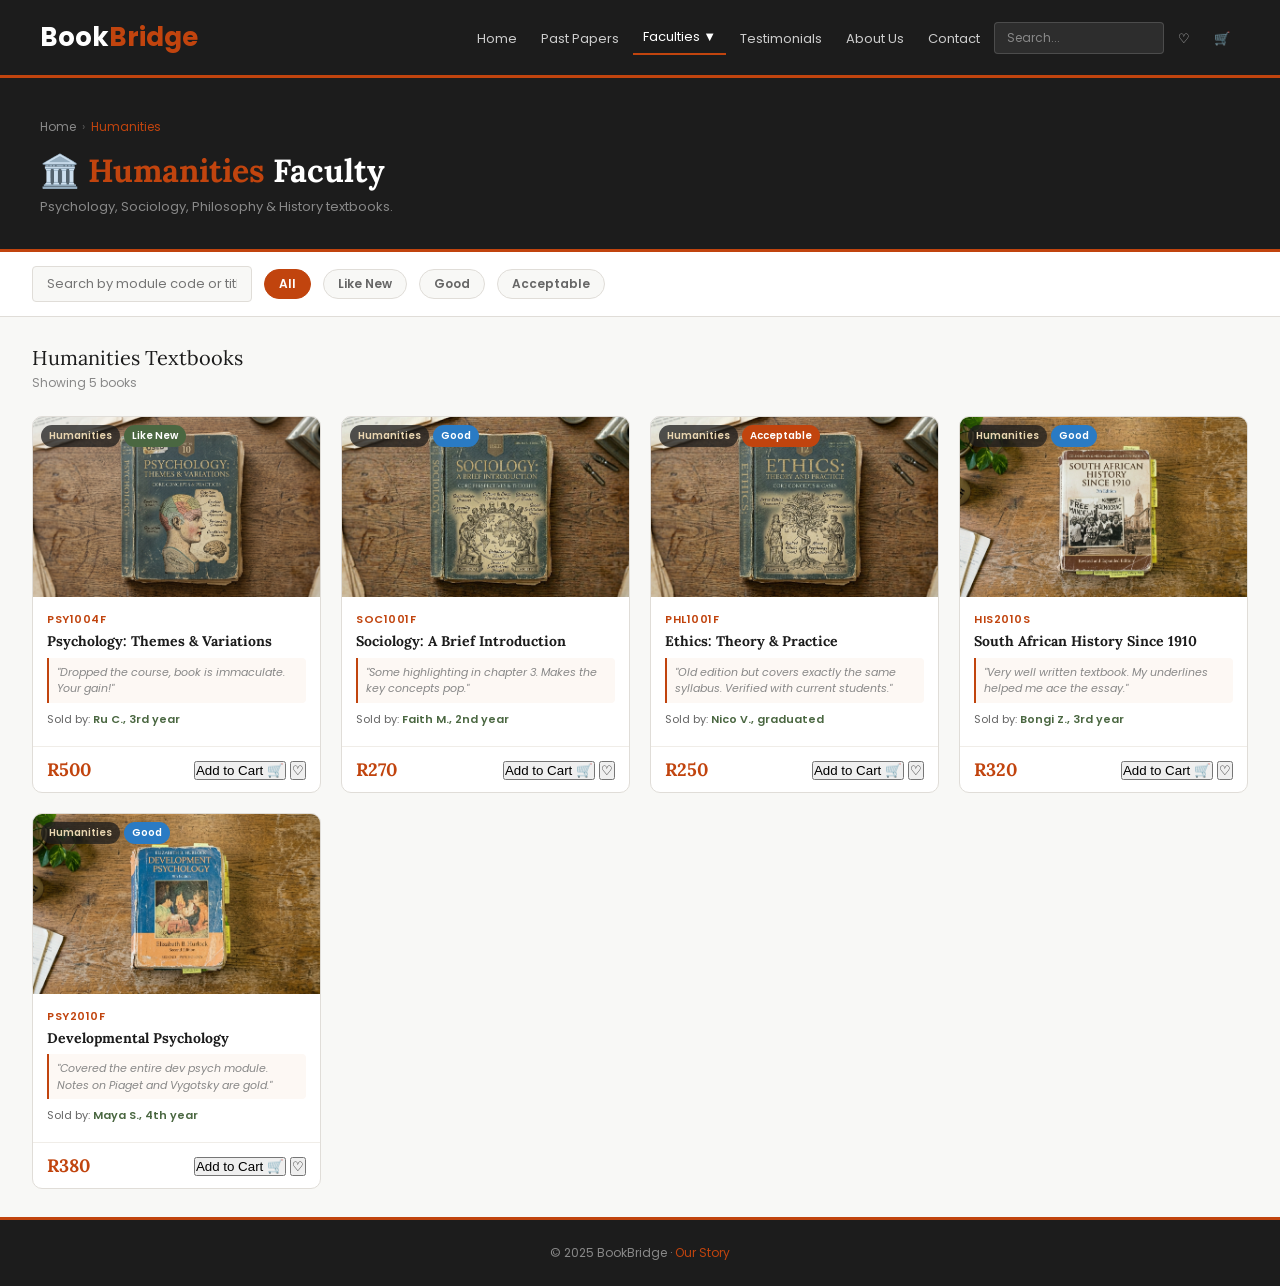
<file: faculty humanities.html>
<!DOCTYPE html>
<html lang="en">
<head>
  <meta charset="UTF-8">
  <meta name="viewport" content="width=device-width, initial-scale=1.0">
  <title>Humanities Faculty — BookBridge</title>
  <link href="https://fonts.googleapis.com/css2?family=Lora:wght@700&family=Poppins:wght@400;600&display=swap" rel="stylesheet">
  <link rel="stylesheet" href="style.css">
</head>
<body>
  <nav class="navbar">
    <a href="index.html" class="logo">Book<span>Bridge</span></a>
    <ul class="nav-links">
      <li><a href="index.html">Home</a></li>
      <li><a href="past-papers.html">Past Papers</a></li>
      <li class="nav-dropdown"><a href="#" class="active">Faculties &#9660;</a>
        <div class="dropdown-menu">
          <div class="dropdown-faculty"><a href="faculty health.html">&#127973; Health Sciences</a></div>
          <div class="dropdown-faculty"><a href="faculty science.html">&#128302; Science</a></div>
          <div class="dropdown-faculty"><a href="faculty commerce.html">&#128176; Commerce</a></div>
          <div class="dropdown-faculty"><a href="faculty humanities.html" style="color:white;font-weight:600;">&#127963;&#65039; Humanities</a></div>
          <div class="dropdown-faculty"><a href="faculty EBE.html">&#9881;&#65039; Engineering</a></div>
          <div class="dropdown-faculty"><a href="faculty law.html">&#9878;&#65039; Law</a></div>
        </div>
      </li>
      <li><a href="testimonals.html">Testimonials</a></li>
      <li><a href="about.html">About Us</a></li>
      <li><a href="contact.html">Contact</a></li>
      <li><input type="text" class="nav-search" placeholder="Search..." oninput="applyFilters()"></li>
      <li><a href="wishlist.html" class="nav-icon" style="position:relative;">&#9825;<span class="wishlist-badge" style="display:none;"></span></a></li>
      <li><a href="cart.html" class="nav-icon" style="position:relative;">&#128722;<span class="cart-badge" style="display:none;"></span></a></li>
    </ul>
  </nav>
  
  <div class="page-header">
    <div class="breadcrumb"><a href="index.html">Home</a><span class="sep">&#8250;</span><span class="current">Humanities</span></div>
    <h1>🏛️ <span>Humanities</span> Faculty</h1>
    <p>Psychology, Sociology, Philosophy &amp; History textbooks.</p>
  </div>
  
  <div class="filter-bar">
    <input type="text" class="filter-search" id="searchInput" placeholder="Search by module code or title..." oninput="applyFilters()">
    <span class="chip active" onclick="setChip('all',this)">All</span>
    <span class="chip" onclick="setChip('Like New',this)">Like New</span>
    <span class="chip" onclick="setChip('Good',this)">Good</span>
    <span class="chip" onclick="setChip('Acceptable',this)">Acceptable</span>
  </div>
  
  <div style="padding:28px 32px;background:#F8F8F6;min-height:60vh;">
    <div class="content-title" style="font-family:'Lora',serif;font-size:20px;margin-bottom:4px;">Humanities Textbooks</div>
    <div id="resultCount" style="font-size:12px;color:#888;margin-bottom:24px;"></div>
    <div id="booksGrid" style="display:grid;grid-template-columns:repeat(auto-fill,minmax(260px,1fr));gap:20px;"></div>
  </div>
  
  <footer class="footer"><p>&#169; 2025 BookBridge &#183; <a href="about.html">Our Story</a></p></footer>
  <script src="script.js"></script>
  <script>
    var BOOKS = [
      { id: "hum_1", code: "PSY1004F", title: "Psychology: Themes & Variations", condition: "Like New", price: 500, seller: "Ru C., 3rd year", review: "Dropped the course, book is immaculate. Your gain!", faculty: "Humanities", image: "Images/pyschology(themes & variations).png" },
      { id: "hum_2", code: "SOC1001F", title: "Sociology: A Brief Introduction", condition: "Good", price: 270, seller: "Faith M., 2nd year", review: "Some highlighting in chapter 3. Makes the key concepts pop.", faculty: "Humanities", image: "Images/sociology(a brief introduction).png" },
      { id: "hum_3", code: "PHL1001F", title: "Ethics: Theory & Practice", condition: "Acceptable", price: 250, seller: "Nico V., graduated", review: "Old edition but covers exactly the same syllabus. Verified with current students.", faculty: "Humanities", image: "Images/Ethics(theory & practice).png" },
      { id: "hum_4", code: "HIS2010S", title: "South African History Since 1910", condition: "Good", price: 320, seller: "Bongi Z., 3rd year", review: "Very well written textbook. My underlines helped me ace the essay.", faculty: "Humanities", image: "Images/south african history since 1910.png" },
      { id: "hum_5", code: "PSY2010F", title: "Developmental Psychology", condition: "Good", price: 380, seller: "Maya S., 4th year", review: "Covered the entire dev psych module. Notes on Piaget and Vygotsky are gold.", faculty: "Humanities", image: "Images/development psychology.png" }
    ];
    
    var cf = 'all';

    function cc(c) {
      if (c === 'Like New') return 'badge-new';
      if (c === 'Good') return 'badge-good';
      return 'badge-acceptable';
    }

    // FIXED: Using backticks and actual images from b.img
    function cardHTML(b, i) {
      var bq = JSON.stringify(b).replace(/"/g, '&quot;');
      var imgSrc = b.img ? b.img : 'images/past%20papers.png';
      
      return `
        <div class="book-card reveal reveal-delay-${(i % 4) + 1}">
          <div class="book-thumb">
            <img src="${b.image}" alt="${b.title}" style="object-fit:cover; width:100%; height:100%;" onerror="this.src='https://placehold.co/400x280/f5f0e8/c1440e?text=${encodeURIComponent(b.code)}'">
            <div class="book-badge-row">
              <span class="badge badge-faculty">Humanities</span>
              <span class="badge ${cc(b.condition)}">${b.condition}</span>
            </div>
          </div>
          <div class="book-info">
            <div class="book-code">${b.code}</div>
            <div class="book-title">${b.title}</div>
            <div class="book-review">"${b.review}"</div>
            <div class="book-seller">Sold by: <span>${b.seller}</span></div>
          </div>
          <div class="book-price-row">
            <div class="book-price">R${b.price}</div>
            <div class="book-actions">
              <button class="btn-cart" data-id="${b.id}" onclick="addToCart(${bq})">Add to Cart 🛒</button>
              <button class="btn-wishlist" data-id="${b.id}" onclick="toggleWishlist(${bq})" title="Wishlist">♡</button>
            </div>
          </div>
        </div>
      `;
    }

    function render(list) {
      var g = document.getElementById('booksGrid');
      document.getElementById('resultCount').textContent = 'Showing ' + list.length + ' book' + (list.length !== 1 ? 's' : '');
      if (!list.length) {
        g.innerHTML = '<div style="grid-column:1/-1;text-align:center;padding:60px;"><div style="font-size:3rem">📚</div><h3 style="font-family:Lora,serif">No books match</h3><p style="color:#888">Try a different filter.</p></div>';
        return;
      }
      g.innerHTML = list.map(cardHTML).join('');
      initR();
      if (typeof syncWishlistButtons === 'function') syncWishlistButtons();
    }

    function setChip(v, el) {
      cf = v;
      document.querySelectorAll('.chip').forEach(function(c) { c.classList.remove('active'); });
      el.classList.add('active');
      applyFilters();
    }

    function applyFilters() {
      var s = document.getElementById('searchInput').value.toLowerCase();
      var l = BOOKS.filter(function(b) {
        if (cf !== 'all' && b.condition !== cf) return false;
        if (s && !b.title.toLowerCase().includes(s) && !b.code.toLowerCase().includes(s)) return false;
        return true;
      });
      render(l);
    }

    function initR() {
      var o = new IntersectionObserver(function(e) {
        e.forEach(function(x) { if (x.isIntersecting) { x.target.classList.add('visible'); o.unobserve(x.target); } });
      }, { threshold: 0.1 });
      document.querySelectorAll('.reveal').forEach(function(el) { o.observe(el); });
    }

    render(BOOKS);
  </script>
</body>
</html>
</file>
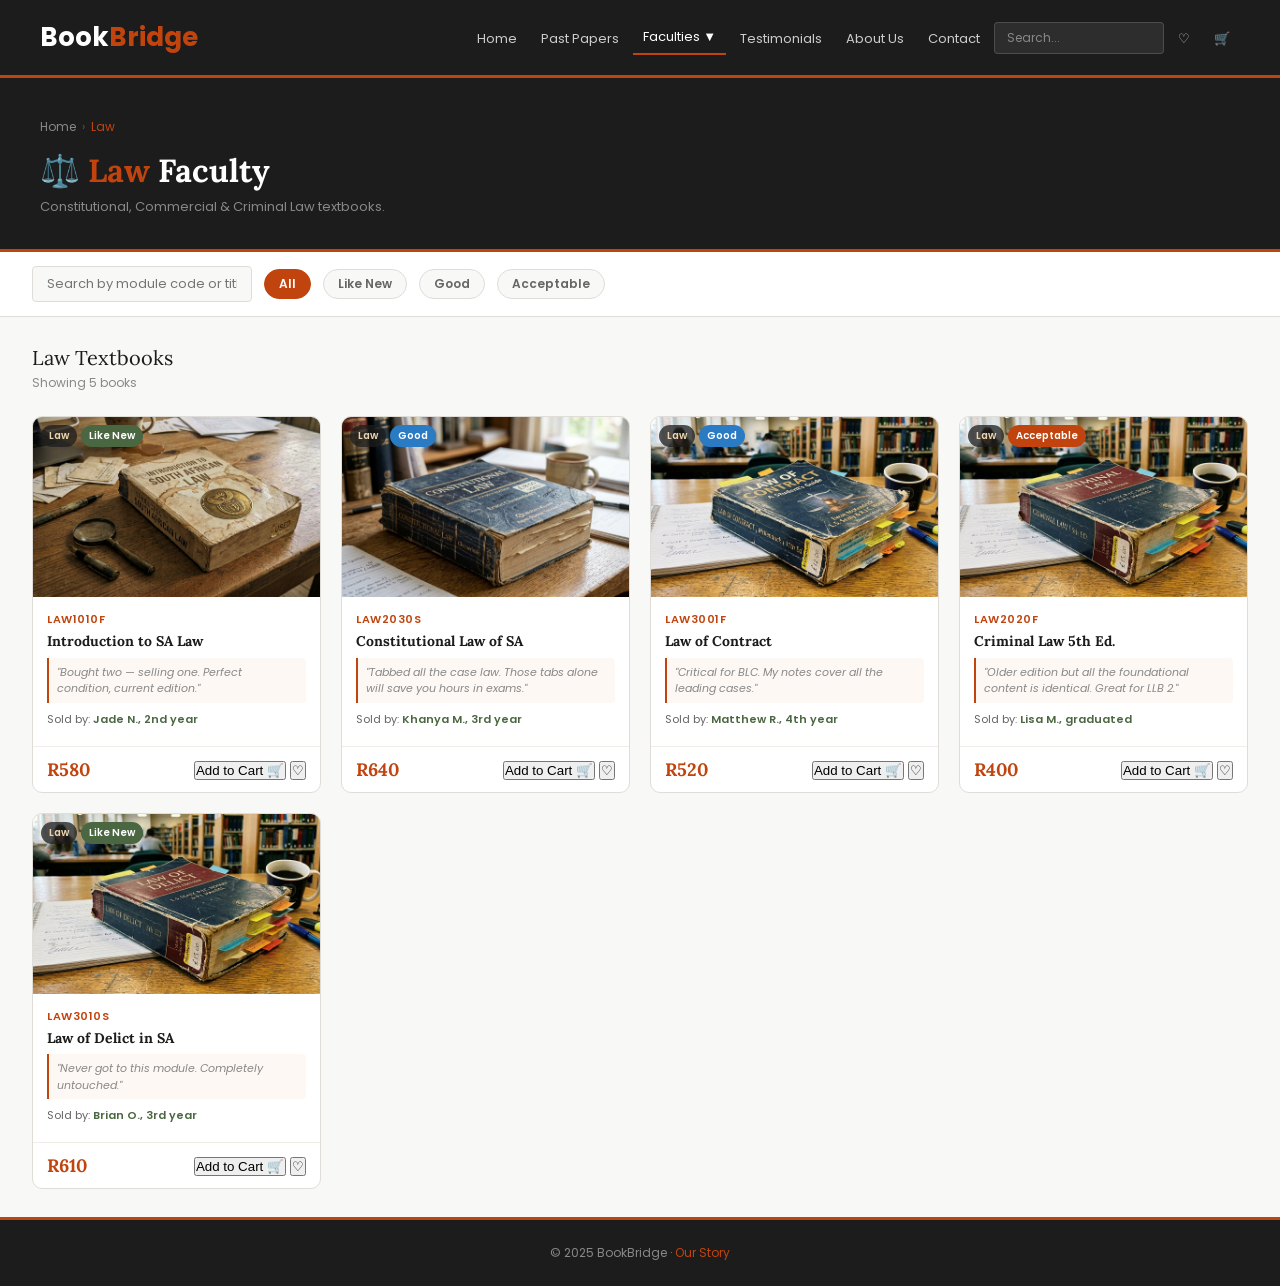
<file: faculty law.html>
<!DOCTYPE html>
<html lang="en">
<head>
  <meta charset="UTF-8">
  <meta name="viewport" content="width=device-width, initial-scale=1.0">
  <title>Law Faculty — BookBridge</title>
  <link href="https://fonts.googleapis.com/css2?family=Lora:wght@700&family=Poppins:wght@400;600&display=swap" rel="stylesheet">
  <link rel="stylesheet" href="style.css">
</head>
<body>
  <nav class="navbar">
    <a href="index.html" class="logo">Book<span>Bridge</span></a>
    <ul class="nav-links">
      <li><a href="index.html">Home</a></li>
      <li><a href="past-papers.html">Past Papers</a></li>
      <li class="nav-dropdown"><a href="#" class="active">Faculties &#9660;</a>
        <div class="dropdown-menu">
          <div class="dropdown-faculty"><a href="faculty health.html">&#127973; Health Sciences</a></div>
          <div class="dropdown-faculty"><a href="faculty science.html">&#128302; Science</a></div>
          <div class="dropdown-faculty"><a href="faculty commerce.html">&#128176; Commerce</a></div>
          <div class="dropdown-faculty"><a href="faculty humanities.html">&#127963;&#65039; Humanities</a></div>
          <div class="dropdown-faculty"><a href="faculty EBE.html">&#9881;&#65039; Engineering</a></div>
          <div class="dropdown-faculty"><a href="faculty law.html" style="color:white;font-weight:600;">&#9878;&#65039; Law</a></div>
        </div>
      </li>
      <li><a href="testimonals.html">Testimonials</a></li>
      <li><a href="about.html">About Us</a></li>
      <li><a href="contact.html">Contact</a></li>
      <li><input type="text" class="nav-search" placeholder="Search..." oninput="applyFilters()"></li>
      <li><a href="wishlist.html" class="nav-icon" style="position:relative;">&#9825;<span class="wishlist-badge" style="display:none;"></span></a></li>
      <li><a href="cart.html" class="nav-icon" style="position:relative;">&#128722;<span class="cart-badge" style="display:none;"></span></a></li>
    </ul>
  </nav>
  
  <div class="page-header">
    <div class="breadcrumb"><a href="index.html">Home</a><span class="sep">&#8250;</span><span class="current">Law</span></div>
    <h1>⚖️ <span>Law</span> Faculty</h1>
    <p>Constitutional, Commercial &amp; Criminal Law textbooks.</p>
  </div>
  
  <div class="filter-bar">
    <input type="text" class="filter-search" id="searchInput" placeholder="Search by module code or title..." oninput="applyFilters()">
    <span class="chip active" onclick="setChip('all',this)">All</span>
    <span class="chip" onclick="setChip('Like New',this)">Like New</span>
    <span class="chip" onclick="setChip('Good',this)">Good</span>
    <span class="chip" onclick="setChip('Acceptable',this)">Acceptable</span>
  </div>
  
  <div style="padding:28px 32px;background:#F8F8F6;min-height:60vh;">
    <div class="content-title" style="font-family:'Lora',serif;font-size:20px;margin-bottom:4px;">Law Textbooks</div>
    <div id="resultCount" style="font-size:12px;color:#888;margin-bottom:24px;"></div>
    <div id="booksGrid" style="display:grid;grid-template-columns:repeat(auto-fill,minmax(260px,1fr));gap:20px;"></div>
  </div>
  
  <footer class="footer"><p>&#169; 2025 BookBridge &#183; <a href="about.html">Our Story</a></p></footer>
  <script src="script.js"></script>
  <script>
    var BOOKS = [
      { id: "law_1", image: "Images/Introduction to South African Law.png", code: "LAW1010F", title: "Introduction to SA Law", condition: "Like New", price: 580, seller: "Jade N., 2nd year", review: "Bought two — selling one. Perfect condition, current edition.", faculty: "Law" },
      { id: "law_2", image: "Images/Consititutional Law.png", code: "LAW2030S", title: "Constitutional Law of SA", condition: "Good", price: 640, seller: "Khanya M., 3rd year", review: "Tabbed all the case law. Those tabs alone will save you hours in exams.", faculty: "Law" },
      { id: "law_3", image: "Images/Law of Contract.png", code: "LAW3001F", title: "Law of Contract", condition: "Good", price: 520, seller: "Matthew R., 4th year", review: "Critical for BLC. My notes cover all the leading cases.", faculty: "Law" },
      { id: "law_4", image: "Images/Criminal Law 5th Edition.png", code: "LAW2020F", title: "Criminal Law 5th Ed.", condition: "Acceptable", price: 400, seller: "Lisa M., graduated", review: "Older edition but all the foundational content is identical. Great for LLB 2.", faculty: "Law" },
      { id: "law_5", image: "Images/Law of Delict.png", code: "LAW3010S", title: "Law of Delict in SA", condition: "Like New", price: 610, seller: "Brian O., 3rd year", review: "Never got to this module. Completely untouched.", faculty: "Law" }
    ];
    
    var cf = 'all';

    function cc(c) {
      if (c === 'Like New') return 'badge-new';
      if (c === 'Good') return 'badge-good';
      return 'badge-acceptable';
    }

    // FIXED: Using backticks and the actual image from b.img
    function cardHTML(b, i) {
      var bq = JSON.stringify(b).replace(/"/g, '&quot;');
      var imgSrc = b.img ? b.img : 'images/past%20papers.png';
      
      return `
        <div class="book-card reveal reveal-delay-${(i % 4) + 1}">
          <div class="book-thumb">
            <img src="${b.image}" alt="${b.title}" style="object-fit:cover; width:100%; height:100%;" onerror="this.src='https://placehold.co/400x280/f5f0e8/c1440e?text=${encodeURIComponent(b.code)}'">
            <div class="book-badge-row">
              <span class="badge badge-faculty">Law</span>
              <span class="badge ${cc(b.condition)}">${b.condition}</span>
            </div>
          </div>
          <div class="book-info">
            <div class="book-code">${b.code}</div>
            <div class="book-title">${b.title}</div>
            <div class="book-review">"${b.review}"</div>
            <div class="book-seller">Sold by: <span>${b.seller}</span></div>
          </div>
          <div class="book-price-row">
            <div class="book-price">R${b.price}</div>
            <div class="book-actions">
              <button class="btn-cart" data-id="${b.id}" onclick="addToCart(${bq})">Add to Cart 🛒</button>
              <button class="btn-wishlist" data-id="${b.id}" onclick="toggleWishlist(${bq})" title="Wishlist">♡</button>
            </div>
          </div>
        </div>
      `;
    }

    function render(list) {
      var g = document.getElementById('booksGrid');
      document.getElementById('resultCount').textContent = 'Showing ' + list.length + ' book' + (list.length !== 1 ? 's' : '');
      if (!list.length) {
        g.innerHTML = '<div style="grid-column:1/-1;text-align:center;padding:60px;"><div style="font-size:3rem">📚</div><h3 style="font-family:Lora,serif">No books match</h3><p style="color:#888">Try a different filter.</p></div>';
        return;
      }
      g.innerHTML = list.map(cardHTML).join('');
      initR();
      if (typeof syncWishlistButtons === 'function') syncWishlistButtons();
    }

    function setChip(v, el) {
      cf = v;
      document.querySelectorAll('.chip').forEach(function(c) { c.classList.remove('active'); });
      el.classList.add('active');
      applyFilters();
    }

    function applyFilters() {
      var s = document.getElementById('searchInput').value.toLowerCase();
      var l = BOOKS.filter(function(b) {
        if (cf !== 'all' && b.condition !== cf) return false;
        if (s && !b.title.toLowerCase().includes(s) && !b.code.toLowerCase().includes(s)) return false;
        return true;
      });
      render(l);
    }

    function initR() {
      var o = new IntersectionObserver(function(e) {
        e.forEach(function(x) { if (x.isIntersecting) { x.target.classList.add('visible'); o.unobserve(x.target); } });
      }, { threshold: 0.1 });
      document.querySelectorAll('.reveal').forEach(function(el) { o.observe(el); });
    }

    render(BOOKS);
  </script>
</body>
</html>
</file>
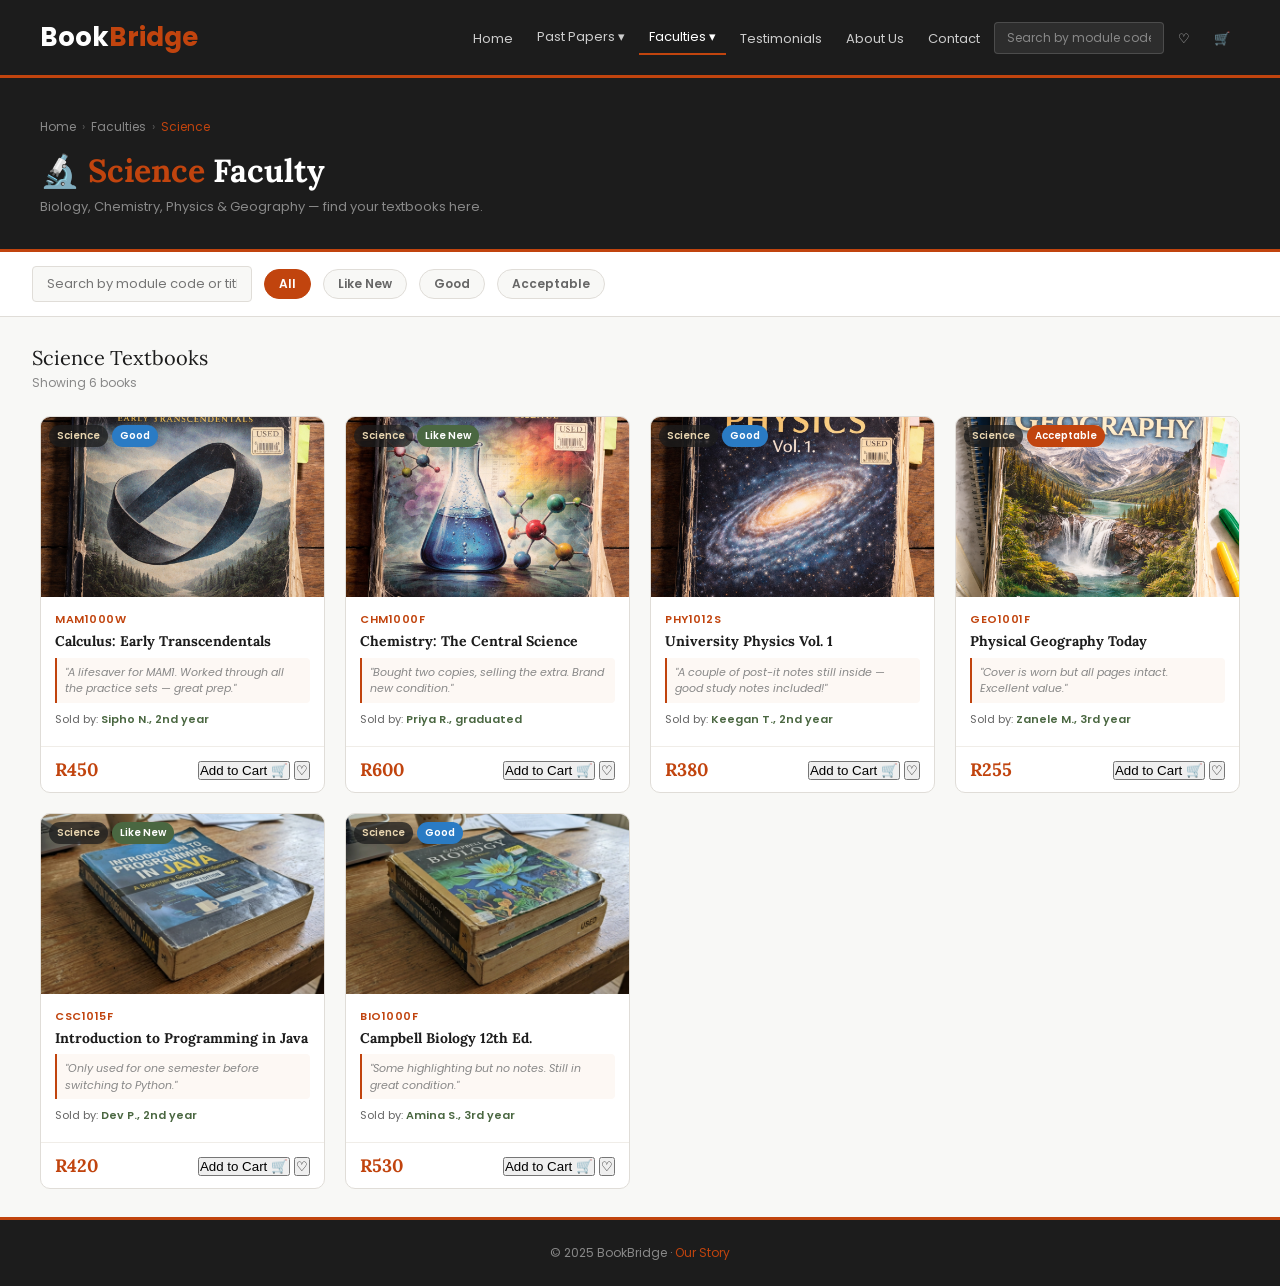
<file: faculty science.html>
<!DOCTYPE html>
<html lang="en">
<head>
  <meta charset="UTF-8">
  <meta name="viewport" content="width=device-width, initial-scale=1.0">
  <title>Science Faculty — BookBridge</title>
  <link href="https://fonts.googleapis.com/css2?family=Lora:wght@700&family=Poppins:wght@400;600&display=swap" rel="stylesheet">
  <link rel="stylesheet" href="style.css">
</head>
<body>
  <nav class="navbar">
    <a href="index.html" class="logo">Book<span>Bridge</span></a>
    <ul class="nav-links">
      <li><a href="index.html">Home</a></li>
      <li class="nav-dropdown"><a href="past-papers.html">Past Papers ▾</a>
        <div class="dropdown-menu">
          <div class="dropdown-faculty"><a href="past-papers.html?fac=health">🏥 Health Sciences</a></div>
          <div class="dropdown-faculty"><a href="past-papers.html?fac=science">🔬 Science</a></div>
          <div class="dropdown-faculty"><a href="past-papers.html?fac=commerce">💰 Commerce</a></div>
          <div class="dropdown-faculty"><a href="past-papers.html?fac=humanities">🏛️ Humanities</a></div>
          <div class="dropdown-faculty"><a href="past-papers.html?fac=engineering">⚙️ Engineering</a></div>
          <div class="dropdown-faculty"><a href="past-papers.html?fac=law">⚖️ Law</a></div>
        </div>
      </li>
      <li class="nav-dropdown"><a href="#" class="active">Faculties ▾</a>
        <div class="dropdown-menu">
          <div class="dropdown-faculty"><a href="faculty health.html">🏥 Health Sciences</a></div>
          <div class="dropdown-faculty"><a href="faculty science.html" style="color:white;font-weight:600;">🔬 Science</a></div>
          <div class="dropdown-faculty"><a href="faculty commerce.html">💰 Commerce</a></div>
          <div class="dropdown-faculty"><a href="faculty humanities.html">🏛️ Humanities</a></div>
          <div class="dropdown-faculty"><a href="faculty EBE.html">⚙️ Engineering</a></div>
          <div class="dropdown-faculty"><a href="faculty law.html">⚖️ Law</a></div>
        </div>
      </li>
      <li><a href="testimonals.html">Testimonials</a></li>
      <li><a href="about.html">About Us</a></li>
      <li><a href="contact.html">Contact</a></li>
      <li><input type="text" class="nav-search" id="navSearch" placeholder="Search by module code..." oninput="applyFilters()"></li>
      <li><a href="wishlist.html" class="nav-icon" style="position:relative;">♡<span class="wishlist-badge" style="display:none;"></span></a></li>
      <li><a href="cart.html" class="nav-icon" style="position:relative;">🛒<span class="cart-badge" style="display:none;"></span></a></li>
    </ul>
  </nav>

  <div class="page-header">
    <div class="breadcrumb">
      <a href="index.html">Home</a><span class="sep">›</span>
      <a href="index.html">Faculties</a><span class="sep">›</span>
      <span class="current">Science</span>
    </div>
    <h1>🔬 <span>Science</span> Faculty</h1>
    <p>Biology, Chemistry, Physics & Geography — find your textbooks here.</p>
  </div>

  <div class="filter-bar">
    <input type="text" class="filter-search" id="searchInput" placeholder="Search by module code or title..." oninput="applyFilters()">
    <span class="chip active" onclick="setChip('all',this)">All</span>
    <span class="chip" onclick="setChip('Like New',this)">Like New</span>
    <span class="chip" onclick="setChip('Good',this)">Good</span>
    <span class="chip" onclick="setChip('Acceptable',this)">Acceptable</span>
  </div>

  <div style="padding:28px 32px;background:#F8F8F6;min-height:60vh;">
    <div class="content-title" style="font-family:'Lora',serif;font-size:20px;margin-bottom:4px;">Science Textbooks</div>
    <div id="resultCount" style="font-size:12px;color:#888;margin-bottom:24px;"></div>
    <div id="booksGrid" class="faculty-grid" style="grid-template-columns:repeat(auto-fill,minmax(260px,1fr));gap:20px;"></div>
  </div>

  <footer class="footer">
    <p>© 2025 BookBridge · <a href="about.html">Our Story</a></p>
  </footer>

  <script src="script.js"></script>
  <script>
    const BOOKS = [
      { id:'sci_1', code:'MAM1000W',image:'Images/Calculus Early Transcedentals.png', title:'Calculus: Early Transcendentals', condition:'Good', price:450, seller:'Sipho N., 2nd year', review:'A lifesaver for MAM1. Worked through all the practice sets — great prep.', faculty:'Science' },
      { id:'sci_2', code:'CHM1000F', image:'Images/Chemistry ;The Central Science.png', title:'Chemistry: The Central Science', condition:'Like New', price:600, seller:'Priya R., graduated', review:'Bought two copies, selling the extra. Brand new condition.', faculty:'Science' },
      { id:'sci_3', code:'PHY1012S', image:'Images/University Physics.png', title:'University Physics Vol. 1', condition:'Good', price:380, seller:'Keegan T., 2nd year', review:'A couple of post-it notes still inside — good study notes included!', faculty:'Science' },
      { id:'sci_4', code:'GEO1001F', image:'Images/Physical Geography.png', title:'Physical Geography Today', condition:'Acceptable', price:255, seller:'Zanele M., 3rd year', review:'Cover is worn but all pages intact. Excellent value.', faculty:'Science' },
      { id:'sci_5', code:'CSC1015F', image:'Images/Intro to Programming in Java.png', title:'Introduction to Programming in Java', condition:'Like New', price:420, seller:'Dev P., 2nd year', review:'Only used for one semester before switching to Python.', faculty:'Science' },
      { id:'sci_6', code:'BIO1000F', image:'Images/Cell Biology.png', title:'Campbell Biology 12th Ed.', condition:'Good', price:530, seller:'Amina S., 3rd year', review:'Some highlighting but no notes. Still in great condition.', faculty:'Science' }];
    let conditionFilter = 'all';

    function conditionClass(c) {
      if (c === 'Like New') return 'badge-new';
      if (c === 'Good') return 'badge-good';
      return 'badge-acceptable';
    }

    function render(list) {
      const grid = document.getElementById('booksGrid');
      const resultCount = document.getElementById('resultCount');
      resultCount.textContent = `Showing ${list.length} book${list.length !== 1 ? 's' : ''}`;
      
      if (!list.length) {
        grid.innerHTML = '<div class="empty" style="grid-column:1/-1;"><div class="empty-icon">📚</div><h3>No books match</h3><p>Try a different filter.</p></div>';
        return;
      }
      
      let html = '';
      for (let i = 0; i < list.length; i++) {
        const b = list[i];
        html += `
          <div class="book-card reveal reveal-delay-${(i % 4) + 1}">
            <div class="book-thumb">
             <img src="${b.image}" alt="${b.title}" style="object-fit:cover; width:100%; height:100%;" onerror="this.src='https://placehold.co/400x280/f5f0e8/c1440e?text=${encodeURIComponent(b.code)}'">
              <div class="book-badge-row">
                <span class="badge badge-faculty">Science</span>
                <span class="badge ${conditionClass(b.condition)}">${b.condition}</span>
              </div>
            </div>
            <div class="book-info">
              <div class="book-code">${b.code}</div>
              <div class="book-title">${b.title}</div>
              <div class="book-review">"${b.review}"</div>
              <div class="book-seller">Sold by: <span>${b.seller}</span></div>
            </div>
            <div class="book-price-row">
              <div class="book-price">R${b.price}</div>
              <div class="book-actions">
               <button class="btn-cart" data-id="${b.id}" onclick='addToCart(${JSON.stringify(b)})'>Add to Cart 🛒</button>
               <button class="btn-wishlist" data-id="${b.id}" onclick='toggleWishlist(${JSON.stringify(b)})' title="Wishlist">♡</button>
              </div>
            </div>
          </div>
        `;
      }
      grid.innerHTML = html;
      
      // Update wishlist button states if function exists
      if (typeof syncWishlistButtons === 'function') {
        syncWishlistButtons();
      }
      initReveal();
    }

    function setChip(val, el) {
      conditionFilter = val;
      document.querySelectorAll('.chip').forEach(c => c.classList.remove('active'));
      el.classList.add('active');
      applyFilters();
    }

    function applyFilters() {
      const search = document.getElementById('searchInput').value.toLowerCase();
      let list = BOOKS.filter(b => {
        if (conditionFilter !== 'all' && b.condition !== conditionFilter) return false;
        if (search && !b.title.toLowerCase().includes(search) && !b.code.toLowerCase().includes(search)) return false;
        return true;
      });
      render(list);
    }

    function initReveal() {
      const observer = new IntersectionObserver((entries) => {
        entries.forEach(entry => {
          if (entry.isIntersecting) {
            entry.target.classList.add('visible');
            observer.unobserve(entry.target);
          }
        });
      }, { threshold: 0.1 });
      document.querySelectorAll('.reveal').forEach(el => observer.observe(el));
    }

    // Initialize page
    render(BOOKS);
  </script>
</body>
</html>
</file>
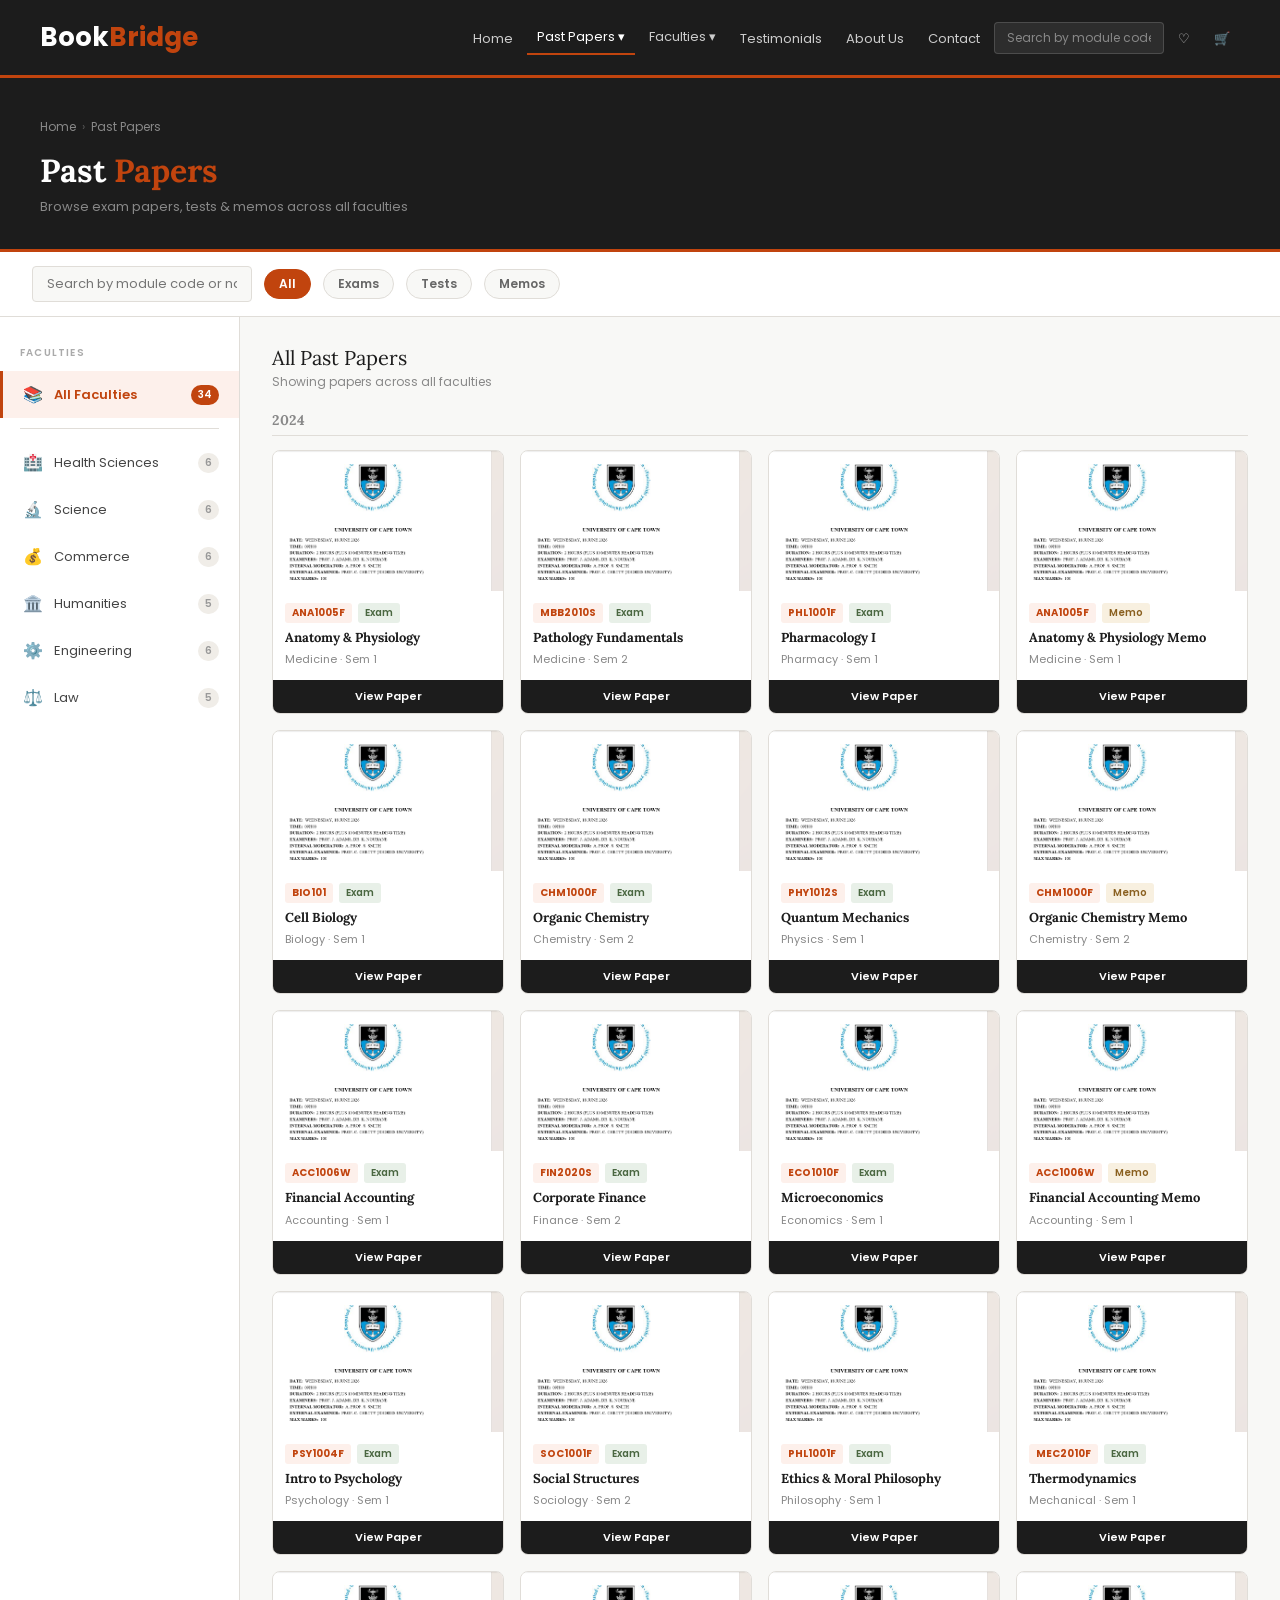
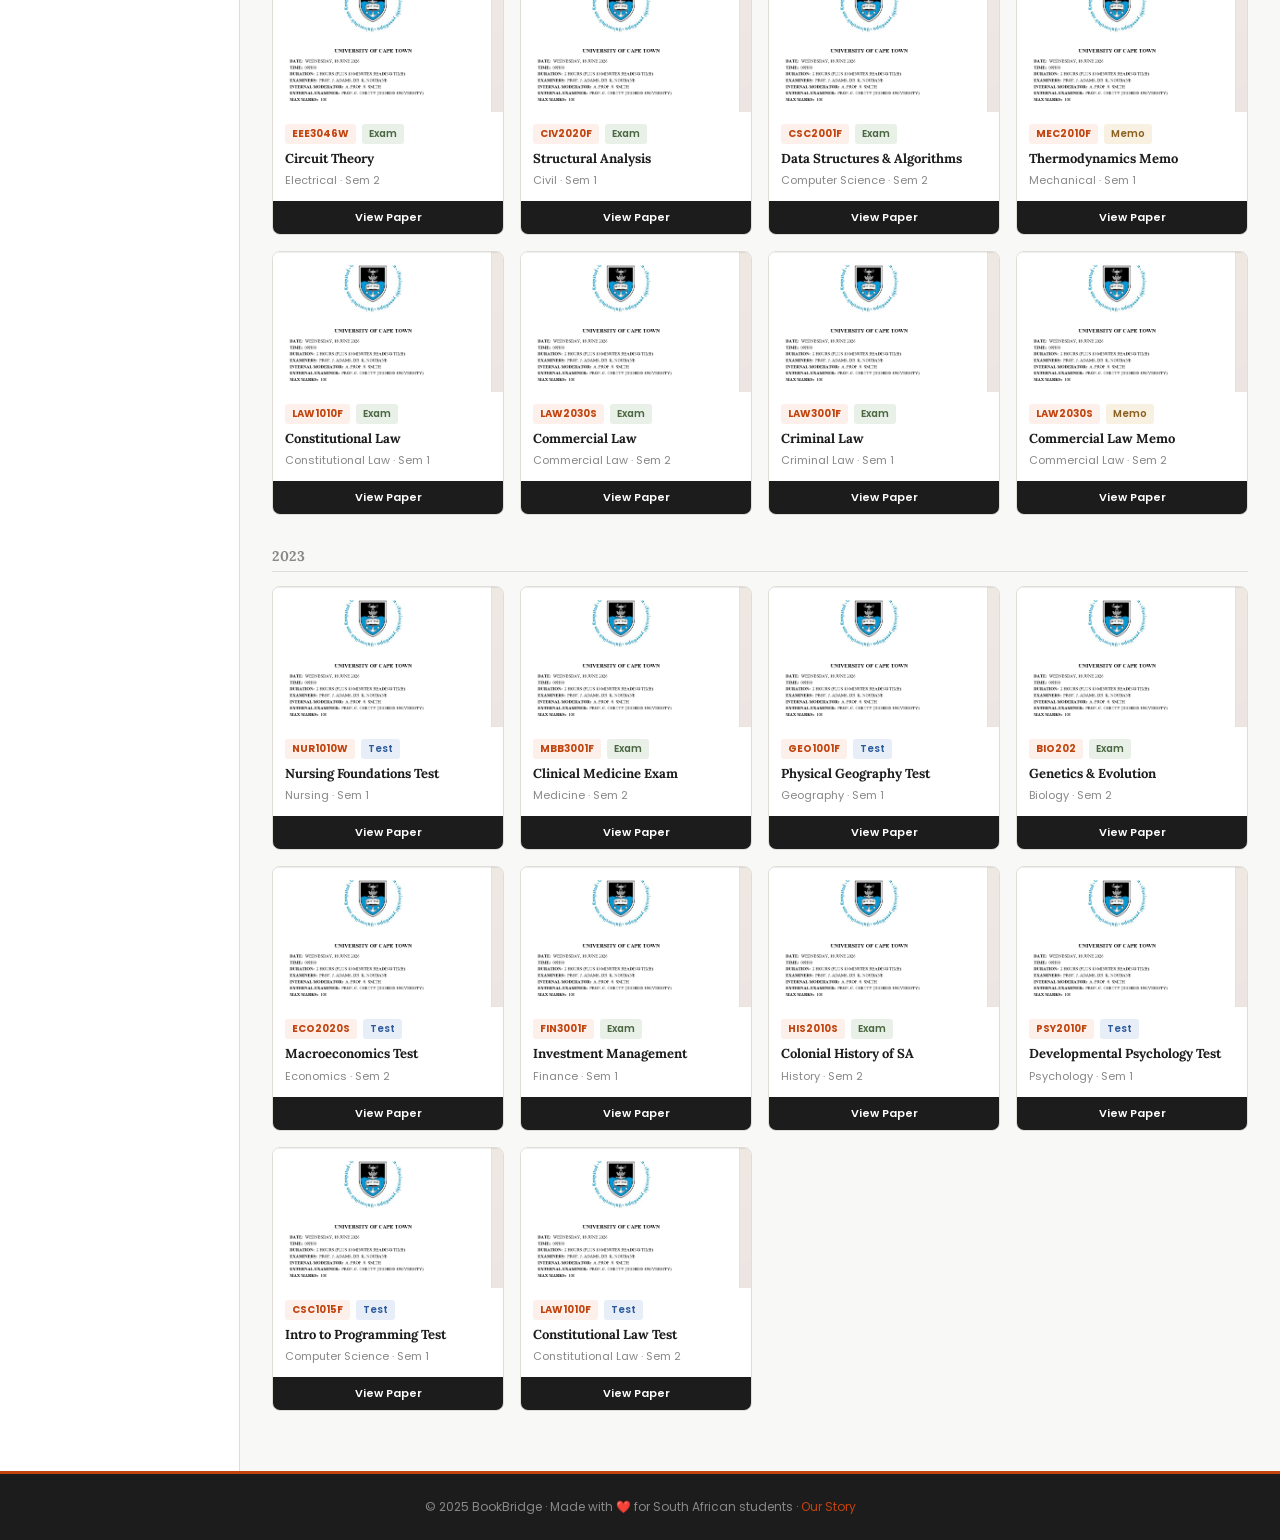
<file: past-papers.html>
<!DOCTYPE html>
<html lang="en">
<head>
  <meta charset="UTF-8">
  <meta name="viewport" content="width=device-width, initial-scale=1.0">
  <title>Past Papers — BookBridge</title>
  <link href="https://fonts.googleapis.com/css2?family=Lora:wght@700&family=Poppins:wght@400;600&display=swap" rel="stylesheet">
  <link rel="stylesheet" href="style.css">
</head>
<body>

  <nav class="navbar">
    <a href="index.html" class="logo">Book<span>Bridge</span></a>
    <ul class="nav-links">
      <li><a href="index.html">Home</a></li>
      <li class="nav-dropdown">
        <a href="past-papers.html" class="active">Past Papers ▾</a>
        <div class="dropdown-menu">
          <div class="dropdown-faculty">
            <a href="#" onclick="selectFaculty('health');return false;">🏥 Health Sciences <span>›</span></a>
            <div class="sub-menu">
              <a href="#" onclick="selectSubject('health','Medicine');return false;">Medicine</a>
              <a href="#" onclick="selectSubject('health','Nursing');return false;">Nursing</a>
              <a href="#" onclick="selectSubject('health','Pharmacy');return false;">Pharmacy</a>
            </div>
          </div>
          <div class="dropdown-faculty">
            <a href="#" onclick="selectFaculty('science');return false;">🔬 Science <span>›</span></a>
            <div class="sub-menu">
              <a href="#" onclick="selectSubject('science','Biology');return false;">Biology</a>
              <a href="#" onclick="selectSubject('science','Chemistry');return false;">Chemistry</a>
              <a href="#" onclick="selectSubject('science','Physics');return false;">Physics</a>
            </div>
          </div>
          <div class="dropdown-faculty">
            <a href="#" onclick="selectFaculty('commerce');return false;">💰 Commerce <span>›</span></a>
            <div class="sub-menu">
              <a href="#" onclick="selectSubject('commerce','Accounting');return false;">Accounting</a>
              <a href="#" onclick="selectSubject('commerce','Finance');return false;">Finance</a>
              <a href="#" onclick="selectSubject('commerce','Economics');return false;">Economics</a>
            </div>
          </div>
          <div class="dropdown-faculty">
            <a href="#" onclick="selectFaculty('humanities');return false;">🏛️ Humanities <span>›</span></a>
            <div class="sub-menu">
              <a href="#" onclick="selectSubject('humanities','Psychology');return false;">Psychology</a>
              <a href="#" onclick="selectSubject('humanities','Philosophy');return false;">Philosophy</a>
              <a href="#" onclick="selectSubject('humanities','History');return false;">History</a>
            </div>
          </div>
          <div class="dropdown-faculty">
            <a href="#" onclick="selectFaculty('engineering');return false;">⚙️ Engineering <span>›</span></a>
            <div class="sub-menu">
              <a href="#" onclick="selectSubject('engineering','Mechanical');return false;">Mechanical</a>
              <a href="#" onclick="selectSubject('engineering','Electrical');return false;">Electrical</a>
              <a href="#" onclick="selectSubject('engineering','Civil');return false;">Civil</a>
            </div>
          </div>
          <div class="dropdown-faculty">
            <a href="#" onclick="selectFaculty('law');return false;">⚖️ Law <span>›</span></a>
            <div class="sub-menu">
              <a href="#" onclick="selectSubject('law','Constitutional Law');return false;">Constitutional</a>
              <a href="#" onclick="selectSubject('law','Commercial Law');return false;">Commercial</a>
              <a href="#" onclick="selectSubject('law','Criminal Law');return false;">Criminal</a>
            </div>
          </div>
        </div>
      </li>
      <li class="nav-dropdown">
        <a href="#">Faculties ▾</a>
        <div class="dropdown-menu">
          <div class="dropdown-faculty"><a href="faculty health.html"> Health Sciences</a></div>
          <div class="dropdown-faculty"><a href="facultyscience.html"> Science</a></div>
          <div class="dropdown-faculty"><a href="faculty commerce.html"> Commerce</a></div>
          <div class="dropdown-faculty"><a href="faculty humanities.html"> Humanities</a></div>
          <div class="dropdown-faculty"><a href="faculty EBE.html"> Engineering</a></div>
          <div class="dropdown-faculty"><a href="faculty law.html"> Law</a></div>
        </div>
      </li>
      <li><a href="testimonals.html">Testimonials</a></li>
      <li><a href="about.html">About Us</a></li>
      <li><a href="contact.html">Contact</a></li>
      <li><div class="nav-right"><input type="text" class="nav-search" id="navSearch" placeholder="Search by module code..." oninput="searchPapers(this.value)"></div></li>
      <li><a href="#" class="nav-icon">♡</a></li>
      <li><a href="cart.html" class="nav-icon">🛒</a></li>
    </ul>
  </nav>

  <div class="page-header">
    <div class="breadcrumb">
      <a href="index.html">Home</a>
      <span class="sep">›</span>
      <a href="past-papers.html" id="bc-faculty">Past Papers</a>
      <span class="sep" id="bc-sep2" style="display:none">›</span>
      <span class="current" id="bc-subject" style="display:none"></span>
    </div>
    <h1>Past <span>Papers</span></h1>
    <p id="header-sub">Browse exam papers, tests &amp; memos across all faculties</p>
  </div>

  <div class="filter-bar">
    <input type="text" class="filter-search" id="searchInput" placeholder="Search by module code or name..." oninput="searchPapers(this.value)">
    <span class="chip active" onclick="setFilter('all', this)">All</span>
    <span class="chip" onclick="setFilter('exam', this)">Exams</span>
    <span class="chip" onclick="setFilter('test', this)">Tests</span>
    <span class="chip" onclick="setFilter('memo', this)">Memos</span>
  </div>

  <div class="main-layout">
    <aside class="sidebar">
      <div class="sidebar-label">Faculties</div>
      <button class="fac-btn active" id="btn-all" onclick="selectFaculty('all')">
        <span class="fac-icon">📚</span> All Faculties
        <span class="fac-count" id="cnt-all">34</span>
      </button>
      <div class="sidebar-divider"></div>
      <button class="fac-btn" id="btn-health" onclick="selectFaculty('health')">
        <span class="fac-icon">🏥</span> Health Sciences
        <span class="fac-count" id="cnt-health">6</span>
      </button>
      <button class="fac-btn" id="btn-science" onclick="selectFaculty('science')">
        <span class="fac-icon">🔬</span> Science
        <span class="fac-count" id="cnt-science">6</span>
      </button>
      <button class="fac-btn" id="btn-commerce" onclick="selectFaculty('commerce')">
        <span class="fac-icon">💰</span> Commerce
        <span class="fac-count" id="cnt-commerce">6</span>
      </button>
      <button class="fac-btn" id="btn-humanities" onclick="selectFaculty('humanities')">
        <span class="fac-icon">🏛️</span> Humanities
        <span class="fac-count" id="cnt-humanities">5</span>
      </button>
      <button class="fac-btn" id="btn-engineering" onclick="selectFaculty('engineering')">
        <span class="fac-icon">⚙️</span> Engineering
        <span class="fac-count" id="cnt-engineering">6</span>
      </button>
      <button class="fac-btn" id="btn-law" onclick="selectFaculty('law')">
        <span class="fac-icon">⚖️</span> Law
        <span class="fac-count" id="cnt-law">5</span>
      </button>
    </aside>

    <div class="content">
      <div class="content-top">
        <div>
          <div class="content-title" id="content-title">All Past Papers</div>
          <div class="content-sub" id="content-sub">Showing papers across all faculties</div>
        </div>
      </div>
      <div id="papers-container"></div>
    </div>
  </div>

  <!-- MODAL -->
  <div class="modal-overlay" id="modal" onclick="handleOverlayClick(event)">
    <div class="modal-box" style="max-width:680px;">

      <div class="modal-header">
        <div>
          <div class="modal-title" id="modal-name"></div>
          <div class="modal-meta" id="modal-meta"></div>
        </div>
        <button class="modal-close" onclick="closeModal()">&#10005;</button>
      </div>

      <div class="modal-img-wrap" id="modal-img-wrap"></div>

      <div class="modal-nav">
        <button id="btn-prev" onclick="navigateModal(-1)">&#8592; Previous</button>
        <span class="modal-counter" id="modal-counter"></span>
        <button id="btn-next" onclick="navigateModal(1)">Next &#8594;</button>
      </div>

    </div>
  </div>

  <footer class="footer">
    <p>© 2025 BookBridge · Made with ❤️ for South African students · <a href="about.html">Our Story</a></p>
  </footer>

  <script>
    const DATA = {
      health: {
        label:'Health Sciences', icon:'🏥',
        papers:[
          { code:'ANA1005F', name:'Anatomy & Physiology',         subject:'Medicine',   year:2024, sem:'Sem 1', type:'exam', img:'' },
          { code:'MBB2010S', name:'Pathology Fundamentals',       subject:'Medicine',   year:2024, sem:'Sem 2', type:'exam', img:'' },
          { code:'PHL1001F', name:'Pharmacology I',               subject:'Pharmacy',   year:2024, sem:'Sem 1', type:'exam', img:'' },
          { code:'ANA1005F', name:'Anatomy & Physiology Memo',    subject:'Medicine',   year:2024, sem:'Sem 1', type:'memo', img:'' },
          { code:'NUR1010W', name:'Nursing Foundations Test',     subject:'Nursing',    year:2023, sem:'Sem 1', type:'test', img:'' },
          { code:'MBB3001F', name:'Clinical Medicine Exam',       subject:'Medicine',   year:2023, sem:'Sem 2', type:'exam', img:'' },
        ]
      },
      science: {
        label:'Science', icon:'🔬',
        papers:[
          { code:'BIO101',   name:'Cell Biology',                 subject:'Biology',    year:2024, sem:'Sem 1', type:'exam', img:'' },
          { code:'CHM1000F', name:'Organic Chemistry',            subject:'Chemistry',  year:2024, sem:'Sem 2', type:'exam', img:'' },
          { code:'PHY1012S', name:'Quantum Mechanics',            subject:'Physics',    year:2024, sem:'Sem 1', type:'exam', img:'' },
          { code:'CHM1000F', name:'Organic Chemistry Memo',       subject:'Chemistry',  year:2024, sem:'Sem 2', type:'memo', img:'' },
          { code:'GEO1001F', name:'Physical Geography Test',      subject:'Geography',  year:2023, sem:'Sem 1', type:'test', img:'' },
          { code:'BIO202',   name:'Genetics & Evolution',         subject:'Biology',    year:2023, sem:'Sem 2', type:'exam', img:'' },
        ]
      },
      commerce: {
        label:'Commerce', icon:'💰',
        papers:[
          { code:'ACC1006W', name:'Financial Accounting',         subject:'Accounting', year:2024, sem:'Sem 1', type:'exam', img:'' },
          { code:'FIN2020S', name:'Corporate Finance',            subject:'Finance',    year:2024, sem:'Sem 2', type:'exam', img:'' },
          { code:'ECO1010F', name:'Microeconomics',               subject:'Economics',  year:2024, sem:'Sem 1', type:'exam', img:'' },
          { code:'ACC1006W', name:'Financial Accounting Memo',    subject:'Accounting', year:2024, sem:'Sem 1', type:'memo', img:'' },
          { code:'ECO2020S', name:'Macroeconomics Test',          subject:'Economics',  year:2023, sem:'Sem 2', type:'test', img:'' },
          { code:'FIN3001F', name:'Investment Management',        subject:'Finance',    year:2023, sem:'Sem 1', type:'exam', img:'' },
        ]
      },
      humanities: {
        label:'Humanities', icon:'🏛️',
        papers:[
          { code:'PSY1004F', name:'Intro to Psychology',          subject:'Psychology', year:2024, sem:'Sem 1', type:'exam', img:'' },
          { code:'SOC1001F', name:'Social Structures',            subject:'Sociology',  year:2024, sem:'Sem 2', type:'exam', img:'' },
          { code:'PHL1001F', name:'Ethics & Moral Philosophy',    subject:'Philosophy', year:2024, sem:'Sem 1', type:'exam', img:'' },
          { code:'HIS2010S', name:'Colonial History of SA',       subject:'History',    year:2023, sem:'Sem 2', type:'exam', img:'' },
          { code:'PSY2010F', name:'Developmental Psychology Test',subject:'Psychology', year:2023, sem:'Sem 1', type:'test', img:'' },
        ]
      },
      engineering: {
        label:'Engineering', icon:'⚙️',
        papers:[
          { code:'MEC2010F', name:'Thermodynamics',               subject:'Mechanical',       year:2024, sem:'Sem 1', type:'exam', img:'' },
          { code:'EEE3046W', name:'Circuit Theory',               subject:'Electrical',       year:2024, sem:'Sem 2', type:'exam', img:'' },
          { code:'CIV2020F', name:'Structural Analysis',          subject:'Civil',            year:2024, sem:'Sem 1', type:'exam', img:'' },
          { code:'CSC2001F', name:'Data Structures & Algorithms', subject:'Computer Science', year:2024, sem:'Sem 2', type:'exam', img:'' },
          { code:'MEC2010F', name:'Thermodynamics Memo',          subject:'Mechanical',       year:2024, sem:'Sem 1', type:'memo', img:'' },
          { code:'CSC1015F', name:'Intro to Programming Test',    subject:'Computer Science', year:2023, sem:'Sem 1', type:'test', img:'' },
        ]
      },
      law: {
        label:'Law', icon:'⚖️',
        papers:[
          { code:'LAW1010F', name:'Constitutional Law',           subject:'Constitutional Law', year:2024, sem:'Sem 1', type:'exam', img:'' },
          { code:'LAW2030S', name:'Commercial Law',               subject:'Commercial Law',     year:2024, sem:'Sem 2', type:'exam', img:'' },
          { code:'LAW3001F', name:'Criminal Law',                 subject:'Criminal Law',       year:2024, sem:'Sem 1', type:'exam', img:'' },
          { code:'LAW2030S', name:'Commercial Law Memo',          subject:'Commercial Law',     year:2024, sem:'Sem 2', type:'memo', img:'' },
          { code:'LAW1010F', name:'Constitutional Law Test',      subject:'Constitutional Law', year:2023, sem:'Sem 2', type:'test', img:'' },
        ]
      }
    };

    let currentFaculty = 'all';
    let currentFilter  = 'all';
    let currentSubject = null;
    let currentSearch  = '';
    let visiblePapers  = [];
    let modalIndex     = 0;

    function allPapers() {
      return Object.values(DATA).flatMap(f => f.papers);
    }

    function getFiltered() {
      let list = currentFaculty === 'all' ? allPapers() : DATA[currentFaculty].papers;
      if (currentSubject) list = list.filter(p => p.subject === currentSubject);
      if (currentFilter !== 'all') list = list.filter(p => p.type === currentFilter);
      if (currentSearch) {
        const q = currentSearch.toLowerCase();
        list = list.filter(p => p.code.toLowerCase().includes(q) || p.name.toLowerCase().includes(q) || p.subject.toLowerCase().includes(q));
      }
      return list;
    }

    function selectFaculty(fac) {
      currentFaculty = fac;
      currentSubject = null;
      document.querySelectorAll('.fac-btn').forEach(b => b.classList.remove('active'));
      const btn = document.getElementById('btn-' + fac);
      if (btn) btn.classList.add('active');
      document.getElementById('bc-sep2').style.display = 'none';
      document.getElementById('bc-subject').style.display = 'none';
      if (fac === 'all') {
        document.getElementById('bc-faculty').textContent = 'Past Papers';
        document.getElementById('content-title').textContent = 'All Past Papers';
        document.getElementById('content-sub').textContent = 'Showing papers across all faculties';
        document.getElementById('header-sub').textContent = 'Browse exam papers, tests & memos across all faculties';
      } else {
        const d = DATA[fac];
        document.getElementById('bc-faculty').textContent = d.label;
        document.getElementById('content-title').textContent = d.label + ' Papers';
        document.getElementById('content-sub').textContent = 'All papers for ' + d.label;
        document.getElementById('header-sub').textContent = d.icon + ' ' + d.label + ' — exam papers, tests & memos';
      }
      render();
    }

    function selectSubject(fac, subject) {
      currentFaculty = fac;
      currentSubject = subject;
      document.querySelectorAll('.fac-btn').forEach(b => b.classList.remove('active'));
      const btn = document.getElementById('btn-' + fac);
      if (btn) btn.classList.add('active');
      const d = DATA[fac];
      document.getElementById('bc-faculty').textContent = d.label;
      document.getElementById('bc-sep2').style.display = 'inline';
      document.getElementById('bc-subject').style.display = 'inline';
      document.getElementById('bc-subject').textContent = subject;
      document.getElementById('content-title').textContent = subject + ' Papers';
      document.getElementById('content-sub').textContent = d.label + ' › ' + subject;
      document.getElementById('header-sub').textContent = d.icon + ' ' + d.label + ' › ' + subject;
      render();
    }

    function setFilter(type, el) {
      currentFilter = type;
      document.querySelectorAll('.chip').forEach(c => c.classList.remove('active'));
      el.classList.add('active');
      render();
    }

    function searchPapers(val) {
      currentSearch = val.trim();
      render();
    }

    function render() {
      const papers = getFiltered();
      visiblePapers = papers;
      const container = document.getElementById('papers-container');
      if (papers.length === 0) {
        container.innerHTML = `<div class="empty"><div class="empty-icon">📂</div><h3>No papers found</h3><p>Try a different filter or faculty.</p></div>`;
        return;
      }
      const byYear = {};
      papers.forEach((p, i) => {
        if (!byYear[p.year]) byYear[p.year] = [];
        byYear[p.year].push({ ...p, _idx: i });
      });
      const years = Object.keys(byYear).sort((a,b) => b - a);
      let html = '';
      years.forEach(year => {
        html += `<div class="year-group"><div class="year-label">${year}</div><div class="papers-grid">`;
        byYear[year].forEach(p => {
          const thumb = p.img ? `<img src=Images/past paper.png">` : `<img src="Images/past paper.png"; alt="${p.name}">`;
          html += `
            <div class="paper-card" onclick="openModal(${p._idx})">
              <div class="paper-thumb">${thumb}<div class="thumb-overlay">👁</div></div>
              <div class="paper-body">
                <div class="paper-tags">
                  <span class="tag-code">${p.code}</span>
                  <span class="tag-type ${p.type}">${p.type.charAt(0).toUpperCase()+p.type.slice(1)}</span>
                </div>
                <div class="paper-name">${p.name}</div>
                <div class="paper-meta">${p.subject} · ${p.sem}</div>
              </div>
              <button class="paper-view-btn">View Paper</button>
            </div>`;
        });
        html += `</div></div>`;
      });
      container.innerHTML = html;
    }

    function openModal(idx) {
      modalIndex = idx;
      showModalPaper();
      document.getElementById('modal').classList.add('open');
      document.addEventListener('keydown', handleKey);
    }

    function closeModal() {
      document.getElementById('modal').classList.remove('open');
      document.removeEventListener('keydown', handleKey);
    }

    function handleOverlayClick(e) {
      if (e.target === document.getElementById('modal')) closeModal();
    }

    function handleKey(e) {
      if (e.key === 'Escape') closeModal();
      if (e.key === 'ArrowLeft') navigateModal(-1);
      if (e.key === 'ArrowRight') navigateModal(1);
    }

    function navigateModal(dir) {
      const next = modalIndex + dir;
      if (next < 0 || next >= visiblePapers.length) return;
      modalIndex = next;
      showModalPaper();
    }

    function showModalPaper() {
      const p = visiblePapers[modalIndex];

      document.getElementById('modal-name').textContent = p.name;
      document.getElementById('modal-meta').textContent =
        p.code + ' · ' + p.subject + ' · ' + p.year + ' ' + p.sem +
        ' · ' + p.type.charAt(0).toUpperCase() + p.type.slice(1);

      const wrap = document.getElementById('modal-img-wrap');
     wrap.innerHTML =p.img ? `<img src=Images/past paper.png">` : `<img src="Images/past paper.png"; alt="${p.name}">`;

      document.getElementById('btn-prev').disabled = modalIndex === 0;
      document.getElementById('btn-next').disabled = modalIndex === visiblePapers.length - 1;
      document.getElementById('modal-counter').textContent =
        (modalIndex + 1) + ' of ' + visiblePapers.length;
    }

        // Handle URL params for direct faculty link
    const params = new URLSearchParams(location.search);
    if (params.get('fac')) {
      if (params.get('sub')) selectSubject(params.get('fac'), params.get('sub'));
      else selectFaculty(params.get('fac'));
    } else {
      render();
    }
  </script>
</body>
</html>
</file>
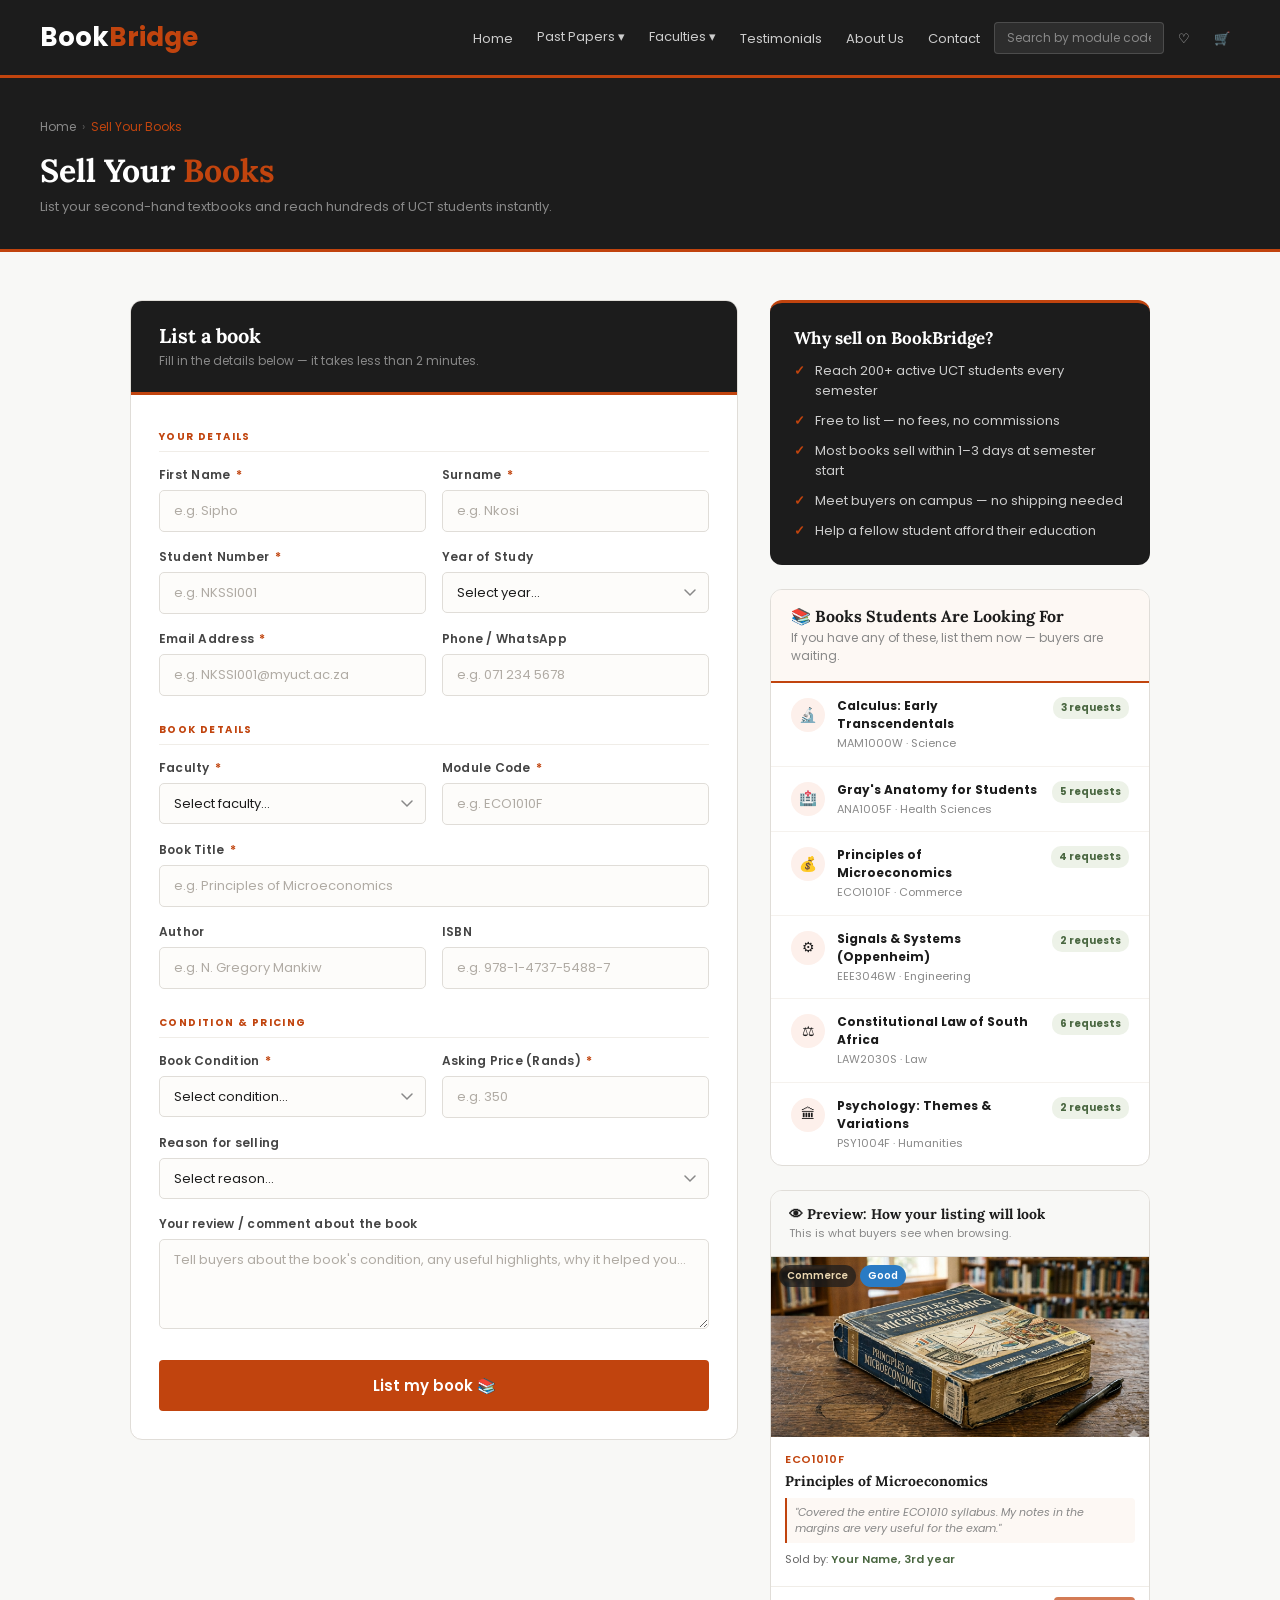
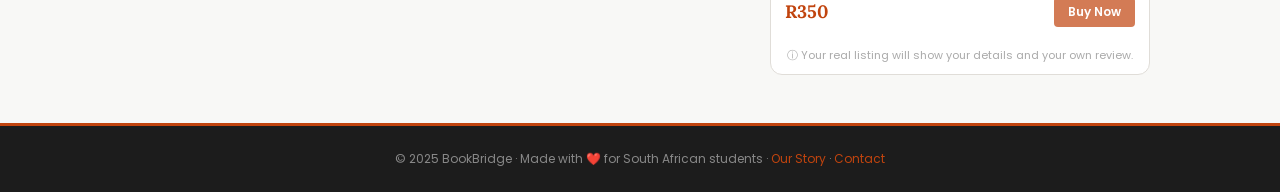
<file: sell.html>
<!DOCTYPE html>
<html lang="en">
<head>
  <meta charset="UTF-8">
  <meta name="viewport" content="width=device-width, initial-scale=1.0">
  <title>Sell Your Books — BookBridge</title>
  <link href="https://fonts.googleapis.com/css2?family=Lora:wght@700&family=Poppins:wght@400;600&display=swap" rel="stylesheet">
  <link rel="stylesheet" href="style.css">
</head>
<body>

  <!-- NAVBAR (identical to all other pages) -->
  <nav class="navbar">
    <a href="index.html" class="logo">Book<span>Bridge</span></a>
    <ul class="nav-links">
      <li><a href="index.html">Home</a></li>
      <li class="nav-dropdown">
        <a href="past-papers.html">Past Papers &#9662;</a>
        <div class="dropdown-menu">
          <div class="dropdown-faculty">
            <a href="past-papers.html?fac=health">&#127973; Health Sciences <span>&#8250;</span></a>
            <div class="sub-menu">
              <a href="past-papers.html?fac=health&sub=Medicine">Medicine</a>
              <a href="past-papers.html?fac=health&sub=Nursing">Nursing</a>
              <a href="past-papers.html?fac=health&sub=Pharmacy">Pharmacy</a>
            </div>
          </div>
          <div class="dropdown-faculty">
            <a href="past-papers.html?fac=science">&#128300; Science <span>&#8250;</span></a>
            <div class="sub-menu">
              <a href="past-papers.html?fac=science&sub=Biology">Biology</a>
              <a href="past-papers.html?fac=science&sub=Chemistry">Chemistry</a>
              <a href="past-papers.html?fac=science&sub=Physics">Physics</a>
            </div>
          </div>
          <div class="dropdown-faculty">
            <a href="past-papers.html?fac=commerce">&#128176; Commerce <span>&#8250;</span></a>
            <div class="sub-menu">
              <a href="past-papers.html?fac=commerce&sub=Accounting">Accounting</a>
              <a href="past-papers.html?fac=commerce&sub=Finance">Finance</a>
              <a href="past-papers.html?fac=commerce&sub=Economics">Economics</a>
            </div>
          </div>
          <div class="dropdown-faculty">
            <a href="past-papers.html?fac=humanities">&#127963; Humanities <span>&#8250;</span></a>
            <div class="sub-menu">
              <a href="past-papers.html?fac=humanities&sub=Psychology">Psychology</a>
              <a href="past-papers.html?fac=humanities&sub=Philosophy">Philosophy</a>
              <a href="past-papers.html?fac=humanities&sub=History">History</a>
            </div>
          </div>
          <div class="dropdown-faculty">
            <a href="past-papers.html?fac=engineering">&#9881; Engineering <span>&#8250;</span></a>
            <div class="sub-menu">
              <a href="past-papers.html?fac=engineering&sub=Mechanical">Mechanical</a>
              <a href="past-papers.html?fac=engineering&sub=Electrical">Electrical</a>
              <a href="past-papers.html?fac=engineering&sub=Civil">Civil</a>
            </div>
          </div>
          <div class="dropdown-faculty">
            <a href="past-papers.html?fac=law">&#9878; Law <span>&#8250;</span></a>
            <div class="sub-menu">
              <a href="past-papers.html?fac=law&sub=Constitutional Law">Constitutional</a>
              <a href="past-papers.html?fac=law&sub=Commercial Law">Commercial</a>
              <a href="past-papers.html?fac=law&sub=Criminal Law">Criminal</a>
            </div>
          </div>
        </div>
      </li>
      <li class="nav-dropdown">
        <a href="#">Faculties &#9662;</a>
        <div class="dropdown-menu">
          <div class="dropdown-faculty"><a href="faculty health.html">&#127973; Health Sciences</a></div>
          <div class="dropdown-faculty"><a href="faculty science.html">&#128300; Science</a></div>
          <div class="dropdown-faculty"><a href="faculty commerce.html">&#128176; Commerce</a></div>
          <div class="dropdown-faculty"><a href="faculty humanities.html">&#127963; Humanities</a></div>
          <div class="dropdown-faculty"><a href="faculty EBE.html">&#9881; Engineering</a></div>
          <div class="dropdown-faculty"><a href="faculty law.html">&#9878; Law</a></div>
        </div>
      </li>
      <li><a href="testimonals.html">Testimonials</a></li>
      <li><a href="about.html">About Us</a></li>
      <li><a href="contact.html">Contact</a></li>
      <li><input type="text" class="nav-search" placeholder="Search by module code..."></li>
      <li><a href="#" class="nav-icon">&#9825;</a></li>
      <li><a href="cart.html" class="nav-icon">&#128722;</a></li>
    </ul>
  </nav>

  <!-- PAGE HEADER -->
  <div class="page-header">
    <div class="breadcrumb">
      <a href="index.html">Home</a>
      <span class="sep">&#8250;</span>
      <span class="current">Sell Your Books</span>
    </div>
    <h1>Sell Your <span>Books</span></h1>
    <p>List your second-hand textbooks and reach hundreds of UCT students instantly.</p>
  </div>

  <!-- SELL PAGE LAYOUT -->
  <div class="sell-layout">

    <!-- LEFT: LISTING FORM -->
    <div class="sell-form-card reveal">
      <div class="sell-form-card-header">
        <h2>List a book</h2>
        <p>Fill in the details below — it takes less than 2 minutes.</p>
      </div>

      <div class="sell-form-body">

        <!-- SELLER INFO -->
        <div class="form-section-label">Your details</div>

        <div class="form-row-2">
          <div class="form-group">
            <label>First Name <span class="req-star">*</span></label>
            <input type="text" id="s-fname" placeholder="e.g. Sipho">
          </div>
          <div class="form-group">
            <label>Surname <span class="req-star">*</span></label>
            <input type="text" id="s-lname" placeholder="e.g. Nkosi">
          </div>
        </div>

        <div class="form-row-2">
          <div class="form-group">
            <label>Student Number <span class="req-star">*</span></label>
            <input type="text" id="s-studno" placeholder="e.g. NKSSI001">
          </div>
          <div class="form-group">
            <label>Year of Study</label>
            <select id="s-year">
              <option value="" disabled selected>Select year...</option>
              <option>1st year</option>
              <option>2nd year</option>
              <option>3rd year</option>
              <option>4th year</option>
              <option>Postgraduate</option>
              <option>Recent graduate</option>
            </select>
          </div>
        </div>

        <div class="form-row-2">
          <div class="form-group">
            <label>Email Address <span class="req-star">*</span></label>
            <input type="email" id="s-email" placeholder="e.g. NKSSI001@myuct.ac.za">
          </div>
          <div class="form-group">
            <label>Phone / WhatsApp</label>
            <input type="tel" id="s-phone" placeholder="e.g. 071 234 5678">
          </div>
        </div>

        <!-- BOOK DETAILS -->
        <div class="form-section-label" style="margin-top:10px;">Book details</div>

        <div class="form-row-2">
          <div class="form-group">
            <label>Faculty <span class="req-star">*</span></label>
            <select id="s-faculty">
              <option value="" disabled selected>Select faculty...</option>
              <option>Health Sciences</option>
              <option>Science</option>
              <option>Commerce</option>
              <option>Humanities</option>
              <option>Engineering</option>
              <option>Law</option>
            </select>
          </div>
          <div class="form-group">
            <label>Module Code <span class="req-star">*</span></label>
            <input type="text" id="s-module" placeholder="e.g. ECO1010F">
          </div>
        </div>

        <div class="form-group">
          <label>Book Title <span class="req-star">*</span></label>
          <input type="text" id="s-title" placeholder="e.g. Principles of Microeconomics">
        </div>

        <div class="form-row-2">
          <div class="form-group">
            <label>Author</label>
            <input type="text" id="s-author" placeholder="e.g. N. Gregory Mankiw">
          </div>
          <div class="form-group">
            <label>ISBN</label>
            <input type="text" id="s-isbn" placeholder="e.g. 978-1-4737-5488-7">
          </div>
        </div>

        <!-- CONDITION & PRICE -->
        <div class="form-section-label" style="margin-top:10px;">Condition &amp; pricing</div>

        <div class="form-row-2">
          <div class="form-group">
            <label>Book Condition <span class="req-star">*</span></label>
            <select id="s-condition">
              <option value="" disabled selected>Select condition...</option>
              <option>Like New — barely used, no marks</option>
              <option>Good — light use, minor highlights</option>
              <option>Acceptable — well used but complete</option>
            </select>
          </div>
          <div class="form-group">
            <label>Asking Price (Rands) <span class="req-star">*</span></label>
            <input type="number" id="s-price" placeholder="e.g. 350" min="0">
          </div>
        </div>

        <div class="form-group">
          <label>Reason for selling</label>
          <select id="s-reason">
            <option value="" disabled selected>Select reason...</option>
            <option>Finished the module</option>
            <option>Switched courses</option>
            <option>Graduated</option>
            <option>Have duplicate copy</option>
            <option>Prefer digital / PDF</option>
            <option>Other</option>
          </select>
        </div>

        <div class="form-group">
          <label>Your review / comment about the book</label>
          <textarea id="s-review" placeholder="Tell buyers about the book's condition, any useful highlights, why it helped you..."></textarea>
        </div>

        <!-- SUBMIT -->
        <button class="btn-main" style="width:100%;margin:8px 0 0;font-size:15px;padding:14px;" onclick="submitListing(event)">
          List my book &#128218;
        </button>

        <!-- Success message — hidden until submit -->
        <div class="form-success-msg" id="sellSuccess">
          <span style="font-size:1.3rem;">&#10003;</span>
          <span>Your book has been listed! Students can now find and contact you.</span>
        </div>

      </div><!-- /sell-form-body -->
    </div><!-- /sell-form-card -->


    <!-- RIGHT SIDEBAR -->
    <div class="sell-sidebar">

      <!-- WHY SELL BANNER -->
      <div style="background:#1C1C1C;border-radius:12px;padding:24px;border-top:3px solid #C1440E;" class="reveal reveal-delay-1">
        <h3 style="font-family:'Lora',serif;font-size:17px;color:white;margin-bottom:12px;">Why sell on BookBridge?</h3>
        <ul style="list-style:none;display:flex;flex-direction:column;gap:10px;">
          <li style="font-size:13px;color:#ccc;display:flex;gap:10px;align-items:flex-start;">
            <span style="color:#C1440E;font-weight:700;flex-shrink:0;">&#10003;</span>
            Reach 200+ active UCT students every semester
          </li>
          <li style="font-size:13px;color:#ccc;display:flex;gap:10px;align-items:flex-start;">
            <span style="color:#C1440E;font-weight:700;flex-shrink:0;">&#10003;</span>
            Free to list — no fees, no commissions
          </li>
          <li style="font-size:13px;color:#ccc;display:flex;gap:10px;align-items:flex-start;">
            <span style="color:#C1440E;font-weight:700;flex-shrink:0;">&#10003;</span>
            Most books sell within 1–3 days at semester start
          </li>
          <li style="font-size:13px;color:#ccc;display:flex;gap:10px;align-items:flex-start;">
            <span style="color:#C1440E;font-weight:700;flex-shrink:0;">&#10003;</span>
            Meet buyers on campus — no shipping needed
          </li>
          <li style="font-size:13px;color:#ccc;display:flex;gap:10px;align-items:flex-start;">
            <span style="color:#C1440E;font-weight:700;flex-shrink:0;">&#10003;</span>
            Help a fellow student afford their education
          </li>
        </ul>
      </div>

      <!-- BOOKS STUDENTS ARE LOOKING FOR -->
      <div class="looking-for-section reveal reveal-delay-2">
        <div class="looking-for-header">
          <h3>&#128218; Books Students Are Looking For</h3>
          <p>If you have any of these, list them now — buyers are waiting.</p>
        </div>

        <!-- 6 hardcoded wanted items -->
        <div class="wanted-book-item">
          <div class="wanted-icon">&#128300;</div>
          <div class="wanted-info">
            <h4>Calculus: Early Transcendentals</h4>
            <p>MAM1000W &middot; Science</p>
          </div>
          <span class="wanted-badge">3 requests</span>
        </div>

        <div class="wanted-book-item">
          <div class="wanted-icon">&#127973;</div>
          <div class="wanted-info">
            <h4>Gray's Anatomy for Students</h4>
            <p>ANA1005F &middot; Health Sciences</p>
          </div>
          <span class="wanted-badge">5 requests</span>
        </div>

        <div class="wanted-book-item">
          <div class="wanted-icon">&#128176;</div>
          <div class="wanted-info">
            <h4>Principles of Microeconomics</h4>
            <p>ECO1010F &middot; Commerce</p>
          </div>
          <span class="wanted-badge">4 requests</span>
        </div>

        <div class="wanted-book-item">
          <div class="wanted-icon">&#9881;</div>
          <div class="wanted-info">
            <h4>Signals &amp; Systems (Oppenheim)</h4>
            <p>EEE3046W &middot; Engineering</p>
          </div>
          <span class="wanted-badge">2 requests</span>
        </div>

        <div class="wanted-book-item">
          <div class="wanted-icon">&#9878;</div>
          <div class="wanted-info">
            <h4>Constitutional Law of South Africa</h4>
            <p>LAW2030S &middot; Law</p>
          </div>
          <span class="wanted-badge">6 requests</span>
        </div>

        <div class="wanted-book-item">
          <div class="wanted-icon">&#127963;</div>
          <div class="wanted-info">
            <h4>Psychology: Themes &amp; Variations</h4>
            <p>PSY1004F &middot; Humanities</p>
          </div>
          <span class="wanted-badge">2 requests</span>
        </div>

      </div><!-- /looking-for-section -->


      <!-- PREVIEW LISTING CARD -->
      <div class="preview-section reveal reveal-delay-3">
        <div class="preview-header">
          <h3>&#128065; Preview: How your listing will look</h3>
          <p>This is what buyers see when browsing.</p>
        </div>

        <!-- Static example card — mirrors .book-card exactly -->
        <div class="book-card preview-book-card">
          <div class="book-thumb">
            <img src="Images/Principles of MacroEconomics.png" alt="Preview book cover">
            <div class="book-badge-row">
              <span class="badge badge-faculty">Commerce</span>
              <span class="badge badge-good">Good</span>
            </div>
          </div>
          <div class="book-info">
            <div class="book-code">ECO1010F</div>
            <div class="book-title">Principles of Microeconomics</div>
            <div class="book-review">"Covered the entire ECO1010 syllabus. My notes in the margins are very useful for the exam."</div>
            <div class="book-seller">Sold by: <span>Your Name, 3rd year</span></div>
          </div>
          <div class="book-price-row">
            <div class="book-price">R350</div>
            <button class="book-buy-btn" style="cursor:default;opacity:0.7;">Buy Now</button>
          </div>
        </div>

        <p style="font-size:11px;color:#aaa;padding:10px 14px;text-align:center;">
          &#9432; Your real listing will show your details and your own review.
        </p>
      </div><!-- /preview-section -->

    </div><!-- /sell-sidebar -->

  </div><!-- /sell-layout -->


  <footer class="footer">
    <p>&#169; 2025 BookBridge &middot; Made with &#10084;&#65039; for South African students &middot;
      <a href="about.html">Our Story</a> &middot; <a href="contact.html">Contact</a></p>
  </footer>


  <script>
    /* ── SCROLL REVEAL ── */
    const revealObserver = new IntersectionObserver((entries) => {
      entries.forEach(e => {
        if (e.isIntersecting) {
          e.target.classList.add('visible');
          revealObserver.unobserve(e.target);
        }
      });
    }, { threshold: 0.08 });
    document.querySelectorAll('.reveal').forEach(el => revealObserver.observe(el));


    /* ── SUBMIT LISTING ── */
    function submitListing(e) {
      const btn     = e.target;
      const fname   = document.getElementById('s-fname').value.trim();
      const lname   = document.getElementById('s-lname').value.trim();
      const studno  = document.getElementById('s-studno').value.trim();
      const email   = document.getElementById('s-email').value.trim();
      const faculty = document.getElementById('s-faculty').value;
      const module  = document.getElementById('s-module').value.trim();
      const title   = document.getElementById('s-title').value.trim();
      const cond    = document.getElementById('s-condition').value;
      const price   = document.getElementById('s-price').value.trim();

      // Validate required fields
      if (!fname || !lname || !studno || !email || !faculty || !module || !title || !cond || !price) {
        // Shake the button
        btn.style.transition = 'transform 0.08s ease';
        ['-6px','6px','-5px','5px','-3px','0px'].forEach((x, i) =>
          setTimeout(() => btn.style.transform = 'translateX(' + x + ')', i * 75)
        );

        // Briefly highlight the first empty required field
        const fields = ['s-fname','s-lname','s-studno','s-email','s-faculty','s-module','s-title','s-condition','s-price'];
        for (const id of fields) {
          const el = document.getElementById(id);
          if (!el.value.trim()) {
            el.focus();
            el.style.borderColor = '#C1440E';
            el.style.boxShadow = '0 0 0 4px rgba(193,68,14,0.15)';
            setTimeout(() => {
              el.style.borderColor = '';
              el.style.boxShadow = '';
            }, 2000);
            break;
          }
        }
        return;
      }

      // Success
      btn.disabled = true;
      btn.textContent = 'Listing your book...';
      btn.style.opacity = '0.7';

      setTimeout(() => {
        btn.textContent = '&#10003; Listed!';
        btn.style.background = '#4A6741';
        btn.style.opacity = '1';

        const msg = document.getElementById('sellSuccess');
        msg.classList.add('show');
        msg.scrollIntoView({ behavior: 'smooth', block: 'nearest' });

        alert(
          'Your book has been listed!\n\n' +
          '"' + title + '"\n' +
          module + ' \u00B7 ' + faculty + '\n' +
          'Price: R' + price + '\n\n' +
          'Students can now find and contact you via BookBridge.'
        );
      }, 1000);
    }
  </script>

</body>
</html>
</file>
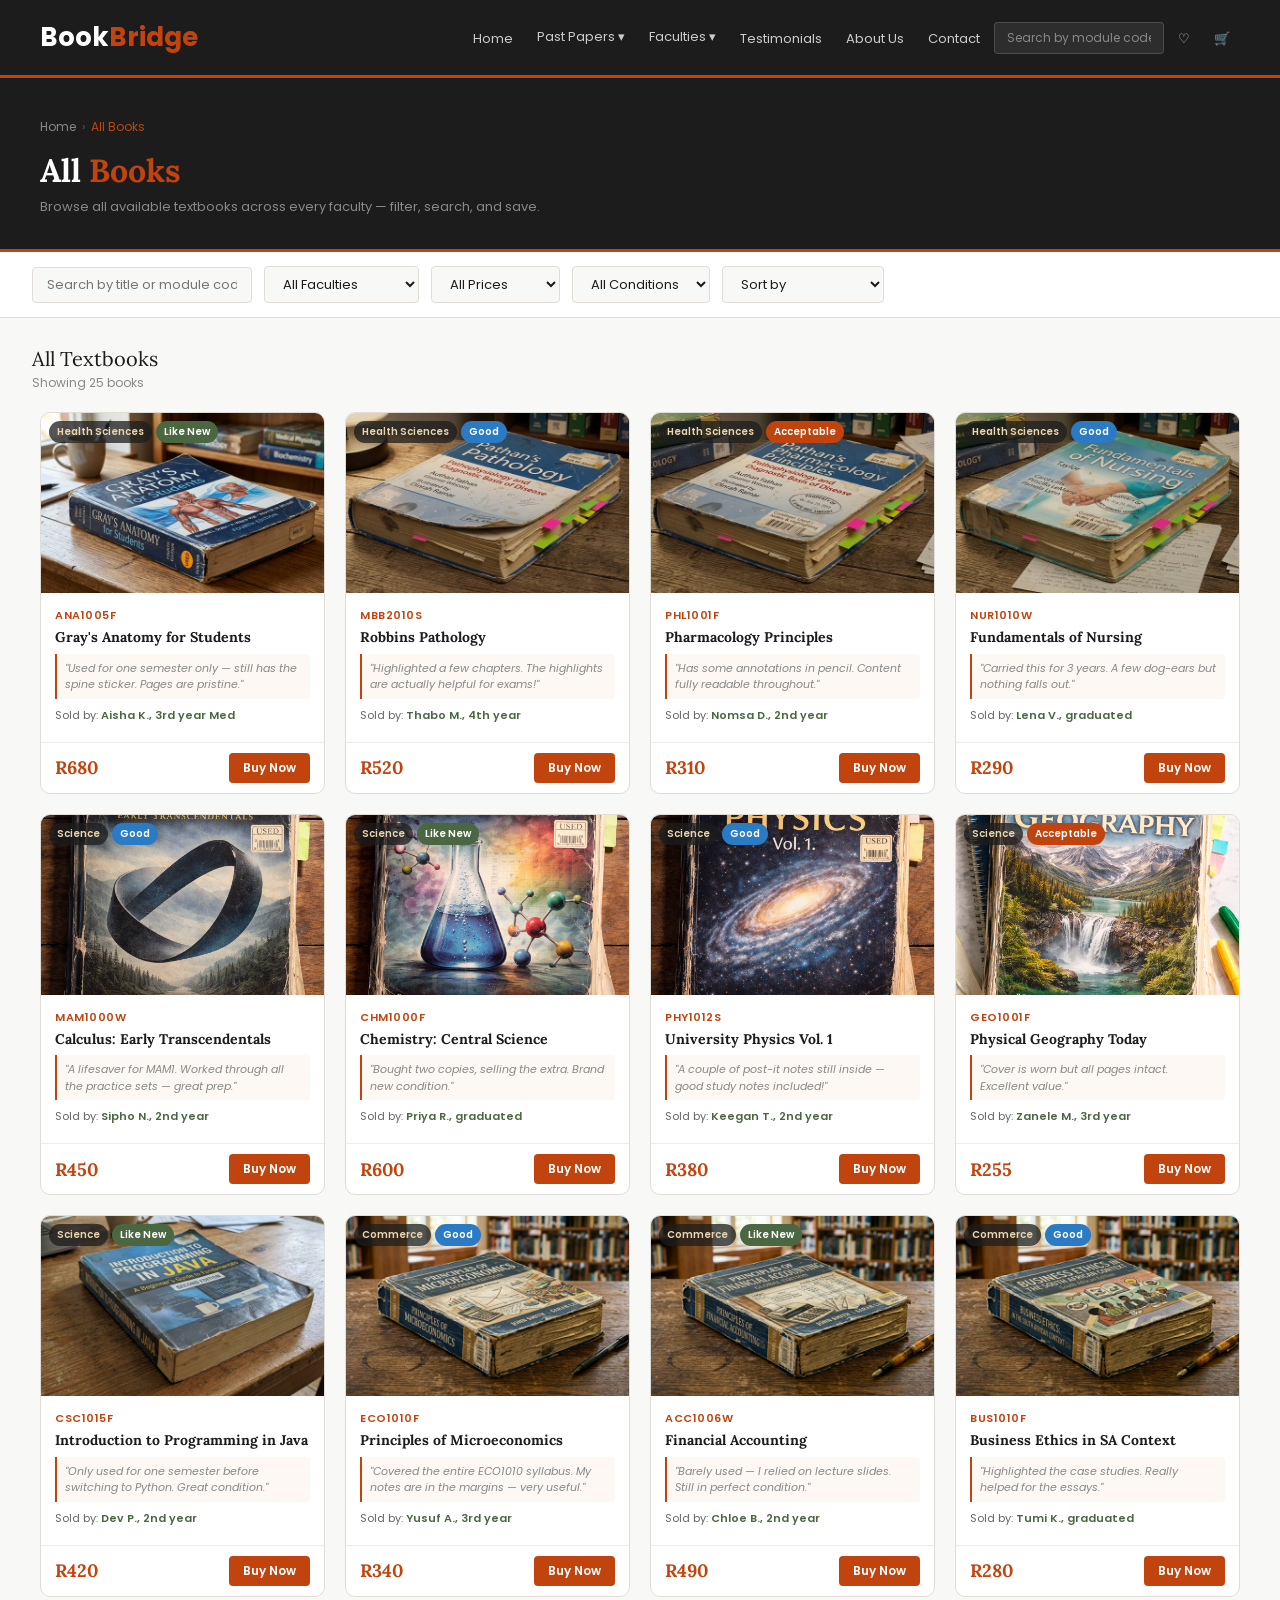
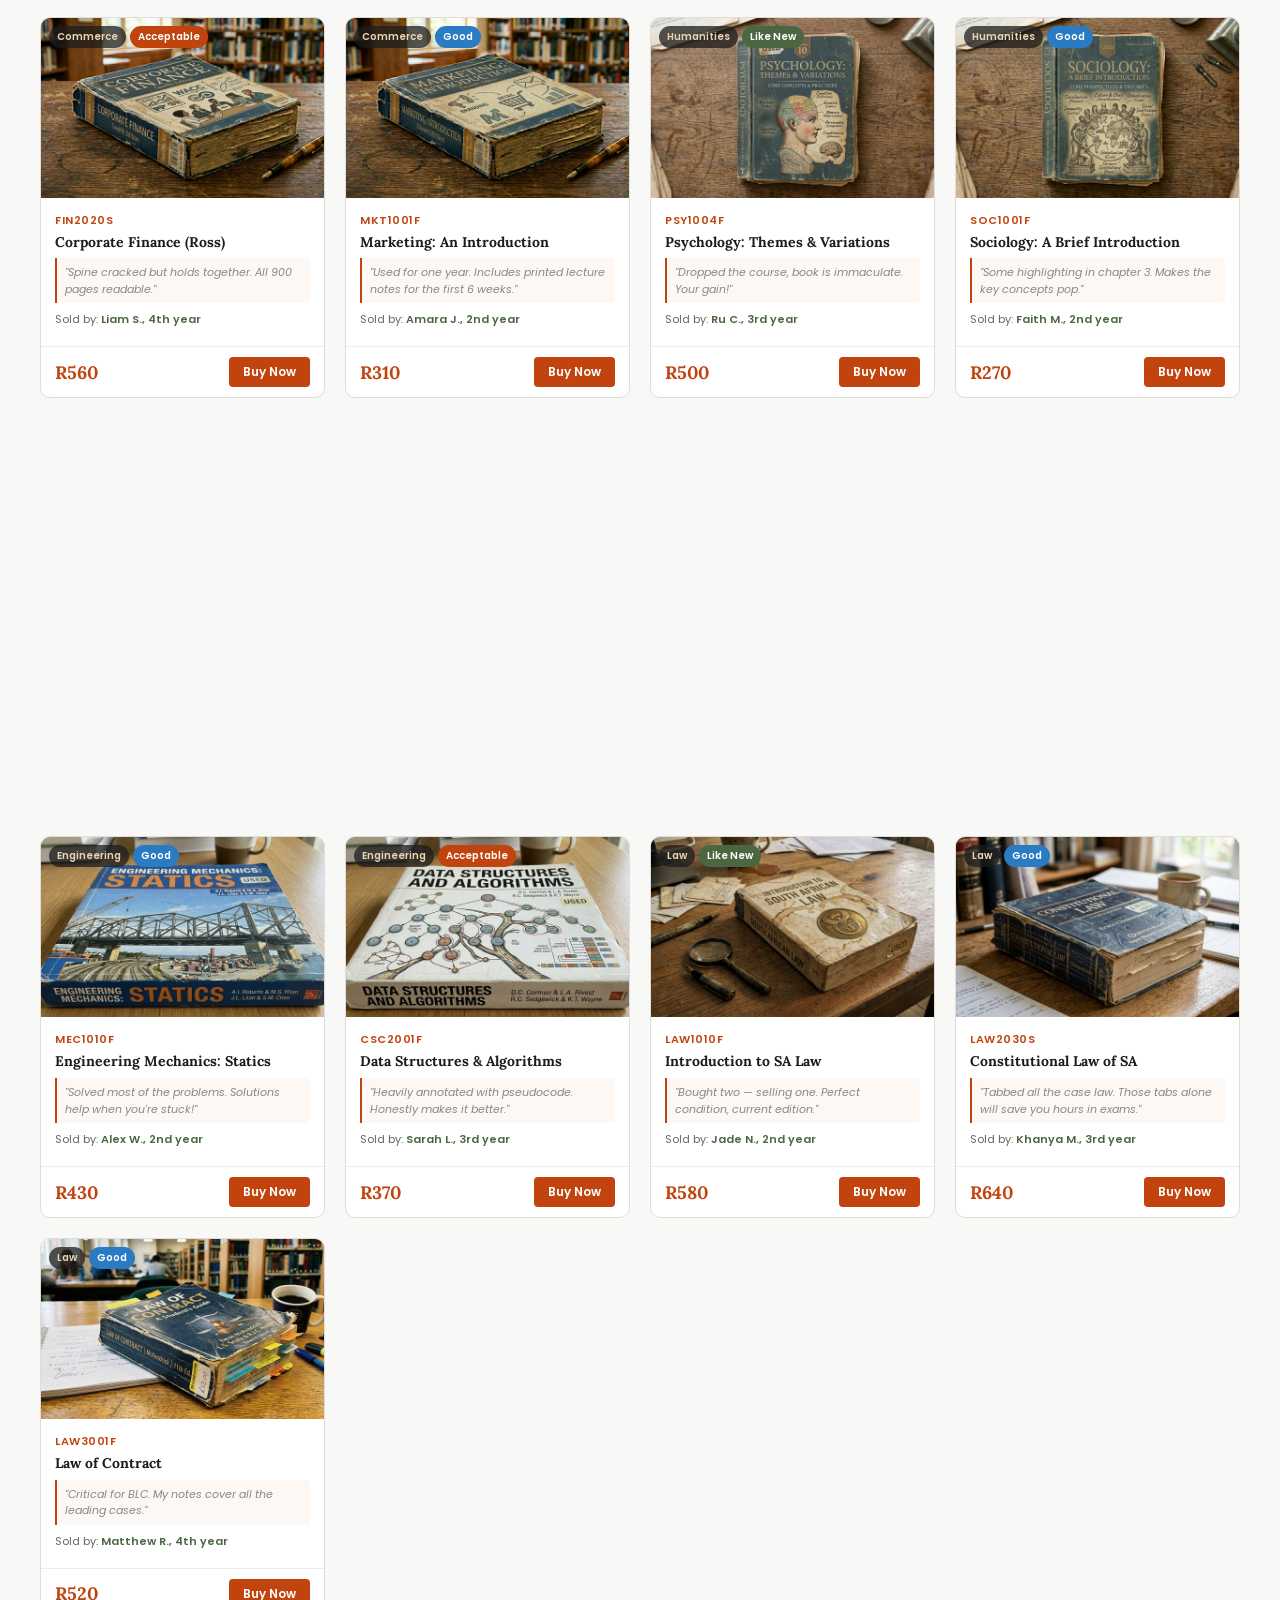
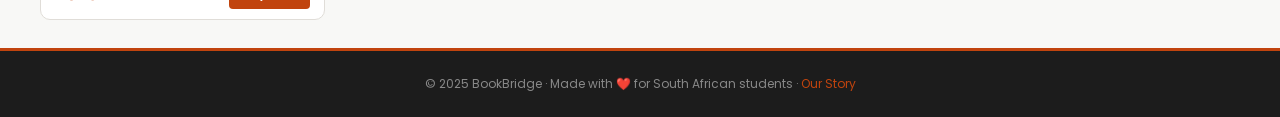
<file: shop.html>
<!DOCTYPE html>
<html lang="en">
<head>
  <meta charset="UTF-8">
  <meta name="viewport" content="width=device-width, initial-scale=1.0">
  <title>All Books — BookBridge</title>
  <link href="https://fonts.googleapis.com/css2?family=Lora:wght@700&family=Poppins:wght@400;600&display=swap" rel="stylesheet">
  <link rel="stylesheet" href="style.css">
</head>
<body>

  <nav class="navbar">
    <a href="index.html" class="logo">Book<span>Bridge</span></a>
    <ul class="nav-links">
      <li><a href="index.html">Home</a></li>
      <li class="nav-dropdown">
        <a href="#">Past Papers ▾</a>
        <div class="dropdown-menu">
          <div class="dropdown-faculty">
            <a href="past-papers.html?fac=health">🏥 Health Sciences <span>›</span></a>
            <div class="sub-menu">
              <a href="past-papers.html?fac=health&sub=Medicine">Medicine</a>
              <a href="past-papers.html?fac=health&sub=Nursing">Nursing</a>
              <a href="past-papers.html?fac=health&sub=Pharmacy">Pharmacy</a>
            </div>
          </div>
          <div class="dropdown-faculty">
            <a href="past-papers.html?fac=science">🔬 Science <span>›</span></a>
            <div class="sub-menu">
              <a href="past-papers.html?fac=science&sub=Biology">Biology</a>
              <a href="past-papers.html?fac=science&sub=Chemistry">Chemistry</a>
              <a href="past-papers.html?fac=science&sub=Physics">Physics</a>
            </div>
          </div>
          <div class="dropdown-faculty">
            <a href="past-papers.html?fac=commerce">💰 Commerce <span>›</span></a>
            <div class="sub-menu">
              <a href="past-papers.html?fac=commerce&sub=Accounting">Accounting</a>
              <a href="past-papers.html?fac=commerce&sub=Finance">Finance</a>
              <a href="past-papers.html?fac=commerce&sub=Economics">Economics</a>
            </div>
          </div>
          <div class="dropdown-faculty">
            <a href="past-papers.html?fac=humanities">🏛️ Humanities <span>›</span></a>
            <div class="sub-menu">
              <a href="past-papers.html?fac=humanities&sub=Psychology">Psychology</a>
              <a href="past-papers.html?fac=humanities&sub=Philosophy">Philosophy</a>
              <a href="past-papers.html?fac=humanities&sub=History">History</a>
            </div>
          </div>
          <div class="dropdown-faculty">
            <a href="past-papers.html?fac=engineering">⚙️ Engineering <span>›</span></a>
            <div class="sub-menu">
              <a href="past-papers.html?fac=engineering&sub=Mechanical">Mechanical</a>
              <a href="past-papers.html?fac=engineering&sub=Electrical">Electrical</a>
              <a href="past-papers.html?fac=engineering&sub=Civil">Civil</a>
            </div>
          </div>
          <div class="dropdown-faculty">
            <a href="past-papers.html?fac=law">⚖️ Law <span>›</span></a>
            <div class="sub-menu">
              <a href="past-papers.html?fac=law&sub=Constitutional Law">Constitutional</a>
              <a href="past-papers.html?fac=law&sub=Commercial Law">Commercial</a>
              <a href="past-papers.html?fac=law&sub=Criminal Law">Criminal</a>
            </div>
          </div>
        </div>
      </li>
      <li class="nav-dropdown">
        <a href="#">Faculties ▾</a>
        <div class="dropdown-menu">
          <div class="dropdown-faculty"><a href="faculty health.html">🏥 Health Sciences</a></div>
          <div class="dropdown-faculty"><a href="faculty science.html">🔬 Science</a></div>
          <div class="dropdown-faculty"><a href="faculty commerce.html">💰 Commerce</a></div>
          <div class="dropdown-faculty"><a href="faculty humanities.html">🏛️ Humanities</a></div>
          <div class="dropdown-faculty"><a href="faculty EBE.html">⚙️ Engineering</a></div>
          <div class="dropdown-faculty"><a href="faculty law.html">⚖️ Law</a></div>
        </div>
      </li>
      <li><a href="testimonals.html">Testimonials</a></li>
      <li><a href="about.html">About Us</a></li>
      <li><a href="contact.html">Contact</a></li>
      <li><div class="nav-right"><input type="text" class="nav-search" placeholder="Search by module code..." oninput="searchBooks(this.value)"></div></li>
      <li><a href="#" class="nav-icon">♡</a></li>
      <li><a href="cart.html" class="nav-icon">🛒</a></li>
    </ul>
  </nav>

  <div class="page-header">
    <div class="breadcrumb">
      <a href="index.html">Home</a>
      <span class="sep">›</span>
      <span class="current">All Books</span>
    </div>
    <h1>All <span>Books</span></h1>
    <p>Browse all available textbooks across every faculty — filter, search, and save.</p>
  </div>

  <div class="filter-bar">
    <input type="text" class="filter-search" id="searchInput" placeholder="Search by title or module code..." oninput="searchBooks(this.value)">
    <select class="filter-select" id="facultyFilter" onchange="applyFilters()">
      <option value="all">All Faculties</option>
      <option value="Health Sciences">Health Sciences</option>
      <option value="Science">Science</option>
      <option value="Commerce">Commerce</option>
      <option value="Humanities">Humanities</option>
      <option value="Engineering">Engineering</option>
      <option value="Law">Law</option>
    </select>
    <select class="filter-select" id="priceFilter" onchange="applyFilters()">
      <option value="all">All Prices</option>
      <option value="under300">Under R300</option>
      <option value="300-500">R300 – R500</option>
      <option value="500-800">R500 – R800</option>
      <option value="800plus">R800+</option>
    </select>
    <select class="filter-select" id="conditionFilter" onchange="applyFilters()">
      <option value="all">All Conditions</option>
      <option value="Like New">Like New</option>
      <option value="Good">Good</option>
      <option value="Acceptable">Acceptable</option>
    </select>
    <select class="filter-select" id="sortFilter" onchange="applyFilters()">
      <option value="default">Sort by</option>
      <option value="price-asc">Price: Low to High</option>
      <option value="price-desc">Price: High to Low</option>
    </select>
  </div>

  <div style="padding: 28px 32px; background: #F8F8F6; min-height: 60vh;">
    <div style="display:flex; justify-content:space-between; align-items:center; margin-bottom:20px;">
      <div>
        <div class="content-title" style="font-family:'Lora',serif;font-size:20px;color:#1C1C1C;margin-bottom:3px;">All Textbooks</div>
        <div class="content-sub" id="resultCount" style="font-size:12px;color:#888;">Showing all books</div>
      </div>
    </div>
    <div id="booksGrid" class="faculty-grid" style="grid-template-columns: repeat(auto-fill, minmax(260px, 1fr)); gap:20px;"></div>
  </div>

  <footer class="footer">
    <p>© 2025 BookBridge · Made with ❤️ for South African students · <a href="about.html">Our Story</a></p>
  </footer>

  <script>
    const ALL_BOOKS = [
  // Health Sciences
  { code:'ANA1005F', title:'Gray\'s Anatomy for Students', faculty:'Health Sciences', condition:'Like New', price:680, seller:'Aisha K., 3rd year Med', review:'Used for one semester only — still has the spine sticker. Pages are pristine.', img:'Images/Gray\'s Anatomy.png' },
  { code:'MBB2010S', title:'Robbins Pathology', faculty:'Health Sciences', condition:'Good', price:520, seller:'Thabo M., 4th year', review:'Highlighted a few chapters. The highlights are actually helpful for exams!', img:'Images/Pathan Pathology.png' },
  { code:'PHL1001F', title:'Pharmacology Principles', faculty:'Health Sciences', condition:'Acceptable', price:310, seller:'Nomsa D., 2nd year', review:'Has some annotations in pencil. Content fully readable throughout.', img:'Images/Pharmocology Pricniples.png' },
  { code:'NUR1010W', title:'Fundamentals of Nursing', faculty:'Health Sciences', condition:'Good', price:290, seller:'Lena V., graduated', review:'Carried this for 3 years. A few dog-ears but nothing falls out.', img:'Images/Fundamentals Princples.png' },
  // Science
  { code:'MAM1000W', title:'Calculus: Early Transcendentals', faculty:'Science', condition:'Good', price:450, seller:'Sipho N., 2nd year', review:'A lifesaver for MAM1. Worked through all the practice sets — great prep.', img:'Images/Calculus Early Transcedentals.png' },
  { code:'CHM1000F', title:'Chemistry: Central Science', faculty:'Science', condition:'Like New', price:600, seller:'Priya R., graduated', review:'Bought two copies, selling the extra. Brand new condition.', img:'Images/Chemistry ;The Central Science.png' },
  { code:'PHY1012S', title:'University Physics Vol. 1', faculty:'Science', condition:'Good', price:380, seller:'Keegan T., 2nd year', review:'A couple of post-it notes still inside — good study notes included!', img:'Images/University Physics.png' },
  { code:'GEO1001F', title:'Physical Geography Today', faculty:'Science', condition:'Acceptable', price:255, seller:'Zanele M., 3rd year', review:'Cover is worn but all pages intact. Excellent value.', img:'Images/Physical Geography.png' },
  { code:'CSC1015F', title:'Introduction to Programming in Java', faculty:'Science', condition:'Like New', price:420, seller:'Dev P., 2nd year', review:'Only used for one semester before switching to Python. Great condition.', img:'Images/Intro to Programming in Java.png' },
  // Commerce
  { code:'ECO1010F', title:'Principles of Microeconomics', faculty:'Commerce', condition:'Good', price:340, seller:'Yusuf A., 3rd year', review:'Covered the entire ECO1010 syllabus. My notes are in the margins — very useful.', img:'Images/Principles of MacroEconomics.png' },
  { code:'ACC1006W', title:'Financial Accounting', faculty:'Commerce', condition:'Like New', price:490, seller:'Chloe B., 2nd year', review:'Barely used — I relied on lecture slides. Still in perfect condition.', img:'Images/Finacial Accounting.png' },
  { code:'BUS1010F', title:'Business Ethics in SA Context', faculty:'Commerce', condition:'Good', price:280, seller:'Tumi K., graduated', review:'Highlighted the case studies. Really helped for the essays.', img:'Images/Business Ethics in SA context.png' },
  { code:'FIN2020S', title:'Corporate Finance (Ross)', faculty:'Commerce', condition:'Acceptable', price:560, seller:'Liam S., 4th year', review:'Spine cracked but holds together. All 900 pages readable.', img:'Images/Corporate Finance.png' },
  { code:'MKT1001F', title:'Marketing: An Introduction', faculty:'Commerce', condition:'Good', price:310, seller:'Amara J., 2nd year', review:'Used for one year. Includes printed lecture notes for the first 6 weeks.', img:'Images/Marketing;INTRO.png' },
  // Humanities
  { code:'PSY1004F', title:'Psychology: Themes & Variations', faculty:'Humanities', condition:'Like New', price:500, seller:'Ru C., 3rd year', review:'Dropped the course, book is immaculate. Your gain!', img:'Images/pyschology(themes & variations).png' },
  { code:'SOC1001F', title:'Sociology: A Brief Introduction', faculty:'Humanities', condition:'Good', price:270, seller:'Faith M., 2nd year', review:'Some highlighting in chapter 3. Makes the key concepts pop.', img:'Images/sociology(a brief introduction).png' },
  { code:'PHL1001F', title:'Ethics: Theory & Practice', faculty:'Humanities', condition:'Acceptable', price:250, seller:'Nico V., graduated', review:'Old edition but covers exactly the same syllabus. Verified with current students.', img:'Images/Ethics(theory & practice).png' },
  { code:'HIS2010S', title:'South African History Since 1910', faculty:'Humanities', condition:'Good', price:320, seller:'Bongi Z., 3rd year', review:'Very well written textbook. My underlines helped me ace the essay.', img:'Images/south african history since 1910.png' },
  // Engineering
  { code:'EEE3046W', title:'Signals & Systems', faculty:'Engineering', condition:'Good', price:650, seller:'Arjun P., 4th year', review:'This book is dense but essential. My worked examples in the margins save hours.', img:'Images/Signals and Systems.png' },
  { code:'CIV2020F', title:'Structural Analysis 3rd Ed.', faculty:'Engineering', condition:'Like New', price:720, seller:'Monde T., 3rd year', review:'Got a PDF so selling the physical. Zero marks inside it.', img:'Images/structural analysis 3rd edition.png' },
  { code:'MEC1010F', title:'Engineering Mechanics: Statics', faculty:'Engineering', condition:'Good', price:430, seller:'Alex W., 2nd year', review:'Solved most of the problems. Solutions help when you\'re stuck!', img:'Images/engineering mechanics(statistics).png' },
  { code:'CSC2001F', title:'Data Structures & Algorithms', faculty:'Engineering', condition:'Acceptable', price:370, seller:'Sarah L., 3rd year', review:'Heavily annotated with pseudocode. Honestly makes it better.', img:'Images/data structures & algorithms.png' },
  // Law
  { code:'LAW1010F', title:'Introduction to SA Law', faculty:'Law', condition:'Like New', price:580, seller:'Jade N., 2nd year', review:'Bought two — selling one. Perfect condition, current edition.', img:'Images/Introduction to South African Law.png' },
  { code:'LAW2030S', title:'Constitutional Law of SA', faculty:'Law', condition:'Good', price:640, seller:'Khanya M., 3rd year', review:'Tabbed all the case law. Those tabs alone will save you hours in exams.', img:'Images/Consititutional Law.png' },
  { code:'LAW3001F', title:'Law of Contract', faculty:'Law', condition:'Good', price:520, seller:'Matthew R., 4th year', review:'Critical for BLC. My notes cover all the leading cases.', img:'Images/Law of Contract.png' },
];

    let filtered = [...ALL_BOOKS];

    function conditionBadgeClass(cond) {
      if (cond === 'Like New') return 'badge-new';
      if (cond === 'Good') return 'badge-good';
      return 'badge-acceptable';
    }

    function renderBooks(list) {
      const grid = document.getElementById('booksGrid');
      document.getElementById('resultCount').textContent = `Showing ${list.length} book${list.length !== 1 ? 's' : ''}`;
      if (list.length === 0) {
        grid.innerHTML = `<div class="empty" style="grid-column:1/-1;"><div class="empty-icon">📚</div><h3>No books found</h3><p>Try adjusting your filters.</p></div>`;
        return;
      }
      grid.innerHTML = list.map((b, i) => `
        <div class="book-card reveal reveal-delay-${(i % 4) + 1}">
          <div class="book-thumb">
            <img src="${b.img || `https://placehold.co/400x280/f5f0e8/c1440e?text=${encodeURIComponent(b.code)}`}" alt="${b.title}" loading="lazy">
            <div class="book-badge-row">
              <span class="badge badge-faculty">${b.faculty}</span>
              <span class="badge ${conditionBadgeClass(b.condition)}">${b.condition}</span>
            </div>
          </div>
          <div class="book-info">
            <div class="book-code">${b.code}</div>
            <div class="book-title">${b.title}</div>
            <div class="book-review">"${b.review}"</div>
            <div class="book-seller">Sold by: <span>${b.seller}</span></div>
          </div>
          <div class="book-price-row">
            <div class="book-price">R${b.price}</div>
            <button class="book-buy-btn" onclick="alert('Contact seller: ${b.seller}')">Buy Now</button>
          </div>
        </div>
      `).join('');
      initReveal();
    }

    function applyFilters() {
      const faculty = document.getElementById('facultyFilter').value;
      const price = document.getElementById('priceFilter').value;
      const condition = document.getElementById('conditionFilter').value;
      const sort = document.getElementById('sortFilter').value;
      const search = document.getElementById('searchInput').value.toLowerCase();

      let list = ALL_BOOKS.filter(b => {
        if (faculty !== 'all' && b.faculty !== faculty) return false;
        if (condition !== 'all' && b.condition !== condition) return false;
        if (price === 'under300' && b.price >= 300) return false;
        if (price === '300-500' && (b.price < 300 || b.price > 500)) return false;
        if (price === '500-800' && (b.price < 500 || b.price > 800)) return false;
        if (price === '800plus' && b.price < 800) return false;
        if (search && !b.title.toLowerCase().includes(search) && !b.code.toLowerCase().includes(search)) return false;
        return true;
      });

      if (sort === 'price-asc') list.sort((a,b) => a.price - b.price);
      if (sort === 'price-desc') list.sort((a,b) => b.price - a.price);

      renderBooks(list);
    }

    function searchBooks(val) {
      document.getElementById('searchInput').value = val;
      applyFilters();
    }

    function initReveal() {
      const observer = new IntersectionObserver((entries) => {
        entries.forEach(e => { if (e.isIntersecting) { e.target.classList.add('visible'); observer.unobserve(e.target); } });
      }, { threshold: 0.1 });
      document.querySelectorAll('.reveal').forEach(el => observer.observe(el));
    }

    renderBooks(ALL_BOOKS);
  </script>
</body>
</html>
</file>
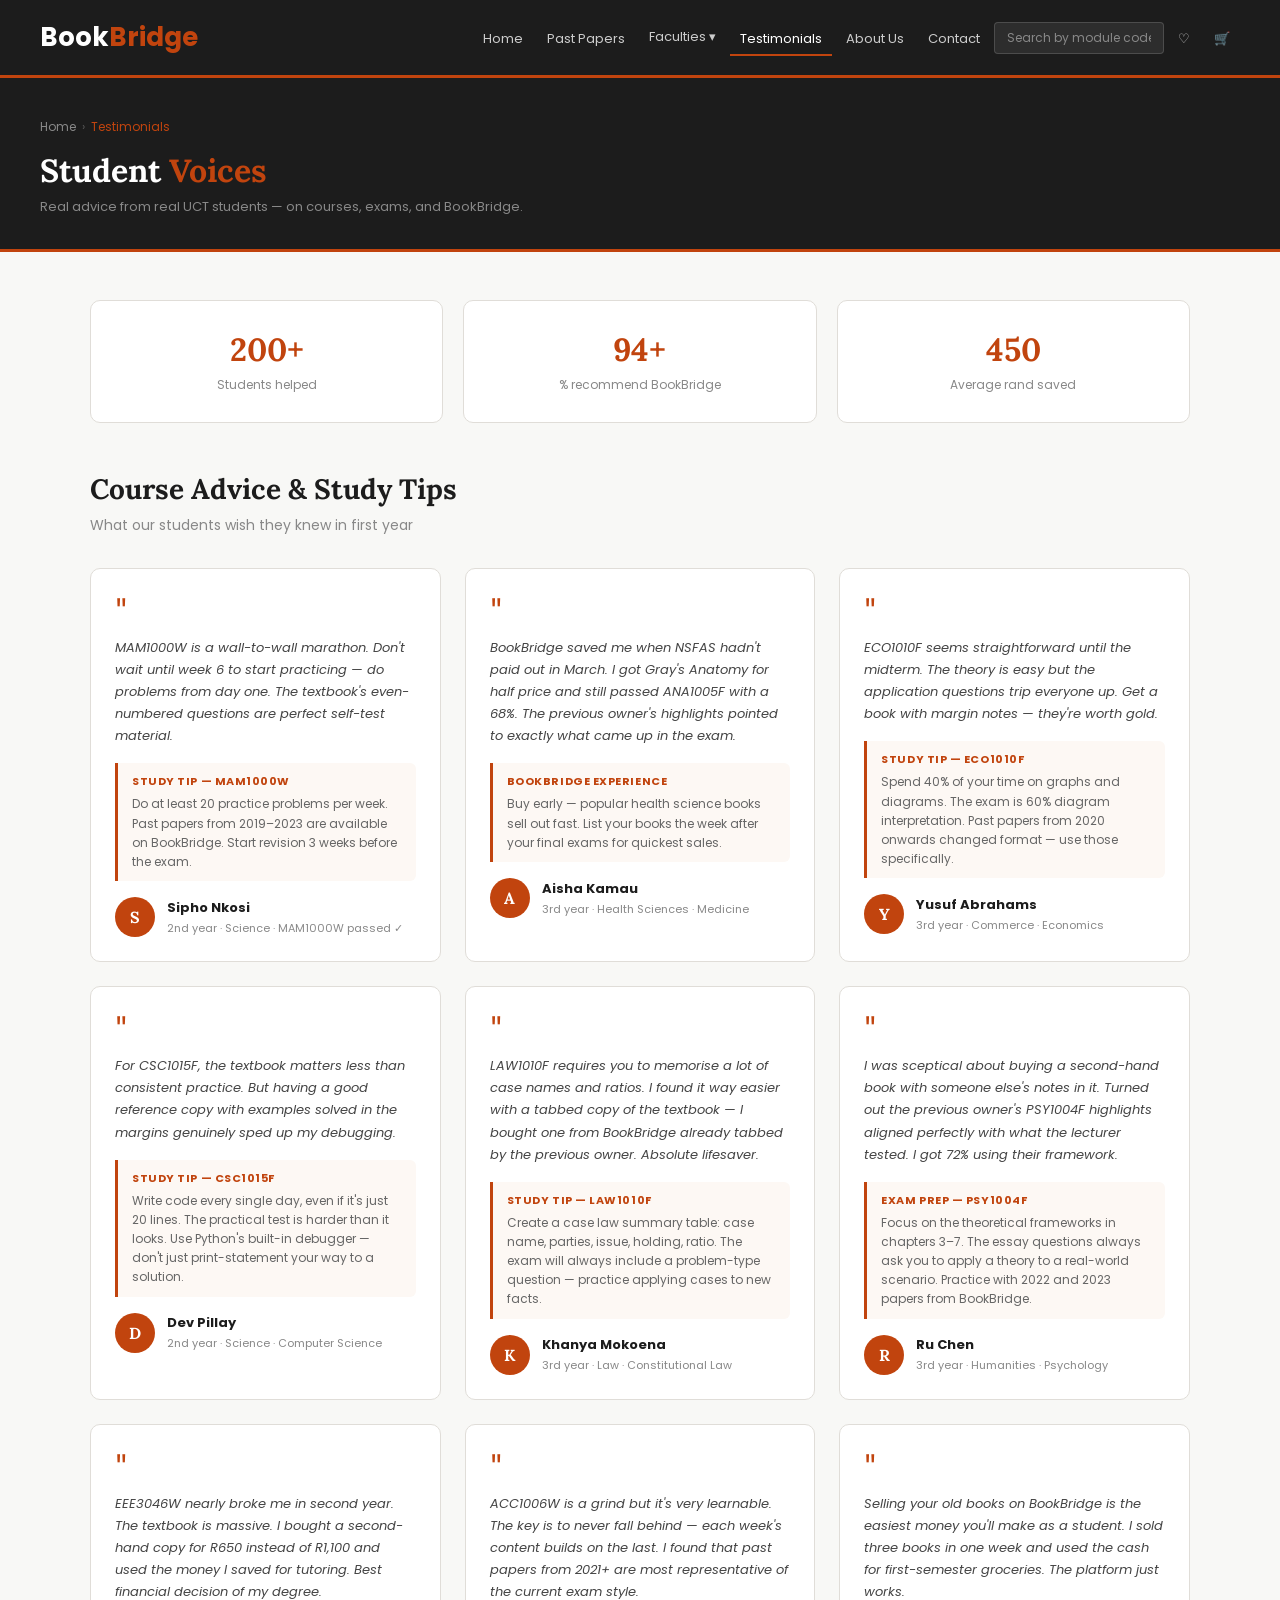
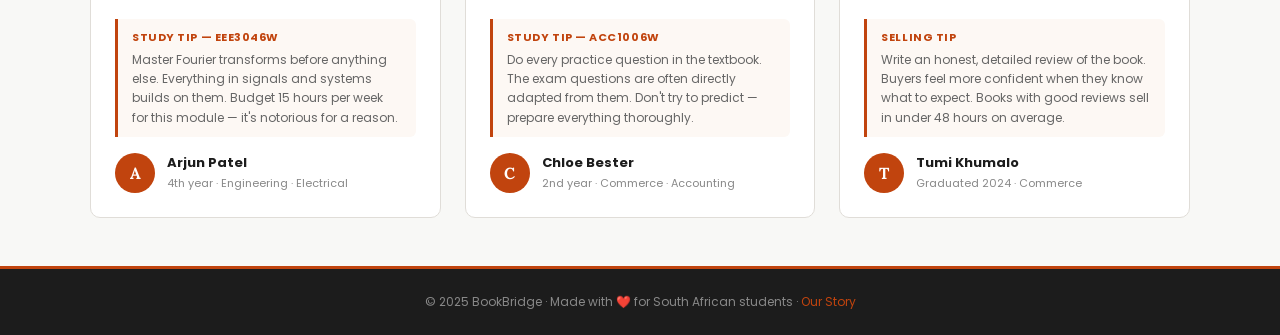
<file: testimonals.html>
<!DOCTYPE html>
<html lang="en">
<head>
  <meta charset="UTF-8">
  <meta name="viewport" content="width=device-width, initial-scale=1.0">
  <title>Testimonials — BookBridge</title>
  <link href="https://fonts.googleapis.com/css2?family=Lora:wght@700&family=Poppins:wght@400;600&display=swap" rel="stylesheet">
  <link rel="stylesheet" href="style.css">
</head>
<body>

  <nav class="navbar">
    <a href="index.html" class="logo">Book<span>Bridge</span></a>
    <ul class="nav-links">
      <li><a href="index.html">Home</a></li>
      <li><a href="past-papers.html">Past Papers</a></li>
      <li class="nav-dropdown"><a href="#">Faculties ▾</a>
        <div class="dropdown-menu">
          <div class="dropdown-faculty"><a href="faculty health.html">🏥 Health Sciences</a></div>
          <div class="dropdown-faculty"><a href="faculty science.html">🔬 Science</a></div>
          <div class="dropdown-faculty"><a href="faculty commerce.html">💰 Commerce</a></div>
          <div class="dropdown-faculty"><a href="faculty humanities.html">🏛️ Humanities</a></div>
          <div class="dropdown-faculty"><a href="faculty EBE.html">⚙️ Engineering</a></div>
          <div class="dropdown-faculty"><a href="faculty law.html">⚖️ Law</a></div>
        </div>
      </li>
      <li><a href="testimonals.html" class="active">Testimonials</a></li>
      <li><a href="about.html">About Us</a></li>
      <li><a href="contact.html">Contact</a></li>
      <li><input type="text" class="nav-search" placeholder="Search by module code..."></li>
      <li><a href="#" class="nav-icon">♡</a></li>
      <li><a href="cart.html" class="nav-icon">🛒</a></li>
    </ul>
  </nav>

  <div class="page-header">
    <div class="breadcrumb">
      <a href="index.html">Home</a><span class="sep">›</span>
      <span class="current">Testimonials</span>
    </div>
    <h1>Student <span>Voices</span></h1>
    <p>Real advice from real UCT students — on courses, exams, and BookBridge.</p>
  </div>

  <section style="padding: 48px 40px; background: #F8F8F6;">
    <div style="max-width: 1100px; margin: 0 auto;">

      <!-- Intro stats -->
      <div style="display:grid;grid-template-columns:repeat(3,1fr);gap:20px;margin-bottom:48px;">
        <div class="about-stat reveal reveal-delay-1">
          <div class="about-stat-num" data-target="200">0</div>
          <div class="about-stat-label">Students helped</div>
        </div>
        <div class="about-stat reveal reveal-delay-2">
          <div class="about-stat-num" data-target="94">0</div>
          <div class="about-stat-label">% recommend BookBridge</div>
        </div>
        <div class="about-stat reveal reveal-delay-3">
          <div class="about-stat-num" data-target="450">0</div>
          <div class="about-stat-label" style="font-family:'Poppins',sans-serif">Average rand saved</div>
        </div>
      </div>

      <h2 class="section-title reveal" style="text-align:left;margin-bottom:8px;">Course Advice & Study Tips</h2>
      <p class="section-subtitle reveal" style="text-align:left;margin-bottom:32px;">What our students wish they knew in first year</p>

      <div style="display:grid;grid-template-columns:repeat(auto-fill,minmax(320px,1fr));gap:24px;">

        <div class="testimonial-card reveal reveal-delay-1">
          <div class="testimonial-quote">"</div>
          <p class="testimonial-text">MAM1000W is a wall-to-wall marathon. Don't wait until week 6 to start practicing — do problems from day one. The textbook's even-numbered questions are perfect self-test material.</p>
          <div class="testimonial-tip">
            <h4>Study Tip — MAM1000W</h4>
            <p>Do at least 20 practice problems per week. Past papers from 2019–2023 are available on BookBridge. Start revision 3 weeks before the exam.</p>
          </div>
          <div class="testimonial-author">
            <div class="author-avatar">S</div>
            <div>
              <div class="author-name">Sipho Nkosi</div>
              <div class="author-detail">2nd year · Science · MAM1000W passed ✓</div>
            </div>
          </div>
        </div>

        <div class="testimonial-card reveal reveal-delay-2">
          <div class="testimonial-quote">"</div>
          <p class="testimonial-text">BookBridge saved me when NSFAS hadn't paid out in March. I got Gray's Anatomy for half price and still passed ANA1005F with a 68%. The previous owner's highlights pointed to exactly what came up in the exam.</p>
          <div class="testimonial-tip">
            <h4>BookBridge Experience</h4>
            <p>Buy early — popular health science books sell out fast. List your books the week after your final exams for quickest sales.</p>
          </div>
          <div class="testimonial-author">
            <div class="author-avatar">A</div>
            <div>
              <div class="author-name">Aisha Kamau</div>
              <div class="author-detail">3rd year · Health Sciences · Medicine</div>
            </div>
          </div>
        </div>

        <div class="testimonial-card reveal reveal-delay-3">
          <div class="testimonial-quote">"</div>
          <p class="testimonial-text">ECO1010F seems straightforward until the midterm. The theory is easy but the application questions trip everyone up. Get a book with margin notes — they're worth gold.</p>
          <div class="testimonial-tip">
            <h4>Study Tip — ECO1010F</h4>
            <p>Spend 40% of your time on graphs and diagrams. The exam is 60% diagram interpretation. Past papers from 2020 onwards changed format — use those specifically.</p>
          </div>
          <div class="testimonial-author">
            <div class="author-avatar">Y</div>
            <div>
              <div class="author-name">Yusuf Abrahams</div>
              <div class="author-detail">3rd year · Commerce · Economics</div>
            </div>
          </div>
        </div>

        <div class="testimonial-card reveal reveal-delay-1">
          <div class="testimonial-quote">"</div>
          <p class="testimonial-text">For CSC1015F, the textbook matters less than consistent practice. But having a good reference copy with examples solved in the margins genuinely sped up my debugging.</p>
          <div class="testimonial-tip">
            <h4>Study Tip — CSC1015F</h4>
            <p>Write code every single day, even if it's just 20 lines. The practical test is harder than it looks. Use Python's built-in debugger — don't just print-statement your way to a solution.</p>
          </div>
          <div class="testimonial-author">
            <div class="author-avatar">D</div>
            <div>
              <div class="author-name">Dev Pillay</div>
              <div class="author-detail">2nd year · Science · Computer Science</div>
            </div>
          </div>
        </div>

        <div class="testimonial-card reveal reveal-delay-2">
          <div class="testimonial-quote">"</div>
          <p class="testimonial-text">LAW1010F requires you to memorise a lot of case names and ratios. I found it way easier with a tabbed copy of the textbook — I bought one from BookBridge already tabbed by the previous owner. Absolute lifesaver.</p>
          <div class="testimonial-tip">
            <h4>Study Tip — LAW1010F</h4>
            <p>Create a case law summary table: case name, parties, issue, holding, ratio. The exam will always include a problem-type question — practice applying cases to new facts.</p>
          </div>
          <div class="testimonial-author">
            <div class="author-avatar">K</div>
            <div>
              <div class="author-name">Khanya Mokoena</div>
              <div class="author-detail">3rd year · Law · Constitutional Law</div>
            </div>
          </div>
        </div>

        <div class="testimonial-card reveal reveal-delay-3">
          <div class="testimonial-quote">"</div>
          <p class="testimonial-text">I was sceptical about buying a second-hand book with someone else's notes in it. Turned out the previous owner's PSY1004F highlights aligned perfectly with what the lecturer tested. I got 72% using their framework.</p>
          <div class="testimonial-tip">
            <h4>Exam Prep — PSY1004F</h4>
            <p>Focus on the theoretical frameworks in chapters 3–7. The essay questions always ask you to apply a theory to a real-world scenario. Practice with 2022 and 2023 papers from BookBridge.</p>
          </div>
          <div class="testimonial-author">
            <div class="author-avatar">R</div>
            <div>
              <div class="author-name">Ru Chen</div>
              <div class="author-detail">3rd year · Humanities · Psychology</div>
            </div>
          </div>
        </div>

        <div class="testimonial-card reveal reveal-delay-1">
          <div class="testimonial-quote">"</div>
          <p class="testimonial-text">EEE3046W nearly broke me in second year. The textbook is massive. I bought a second-hand copy for R650 instead of R1,100 and used the money I saved for tutoring. Best financial decision of my degree.</p>
          <div class="testimonial-tip">
            <h4>Study Tip — EEE3046W</h4>
            <p>Master Fourier transforms before anything else. Everything in signals and systems builds on them. Budget 15 hours per week for this module — it's notorious for a reason.</p>
          </div>
          <div class="testimonial-author">
            <div class="author-avatar">A</div>
            <div>
              <div class="author-name">Arjun Patel</div>
              <div class="author-detail">4th year · Engineering · Electrical</div>
            </div>
          </div>
        </div>

        <div class="testimonial-card reveal reveal-delay-2">
          <div class="testimonial-quote">"</div>
          <p class="testimonial-text">ACC1006W is a grind but it's very learnable. The key is to never fall behind — each week's content builds on the last. I found that past papers from 2021+ are most representative of the current exam style.</p>
          <div class="testimonial-tip">
            <h4>Study Tip — ACC1006W</h4>
            <p>Do every practice question in the textbook. The exam questions are often directly adapted from them. Don't try to predict — prepare everything thoroughly.</p>
          </div>
          <div class="testimonial-author">
            <div class="author-avatar">C</div>
            <div>
              <div class="author-name">Chloe Bester</div>
              <div class="author-detail">2nd year · Commerce · Accounting</div>
            </div>
          </div>
        </div>

        <div class="testimonial-card reveal reveal-delay-3">
          <div class="testimonial-quote">"</div>
          <p class="testimonial-text">Selling your old books on BookBridge is the easiest money you'll make as a student. I sold three books in one week and used the cash for first-semester groceries. The platform just works.</p>
          <div class="testimonial-tip">
            <h4>Selling Tip</h4>
            <p>Write an honest, detailed review of the book. Buyers feel more confident when they know what to expect. Books with good reviews sell in under 48 hours on average.</p>
          </div>
          <div class="testimonial-author">
            <div class="author-avatar">T</div>
            <div>
              <div class="author-name">Tumi Khumalo</div>
              <div class="author-detail">Graduated 2024 · Commerce</div>
            </div>
          </div>
        </div>

      </div>
    </div>
  </section>

  <footer class="footer">
    <p>© 2025 BookBridge · Made with ❤️ for South African students · <a href="about.html">Our Story</a></p>
  </footer>

  <script>
    // Scroll reveal
    const observer = new IntersectionObserver((entries) => {
      entries.forEach(e => {
        if (e.isIntersecting) {
          e.target.classList.add('visible');
          observer.unobserve(e.target);
        }
      });
    }, { threshold: 0.1 });
    document.querySelectorAll('.reveal').forEach(el => observer.observe(el));

    // Count-up animation for stats
    function countUp(el, target, duration = 1500) {
      let start = 0;
      const step = Math.ceil(target / (duration / 16));
      const timer = setInterval(() => {
        start += step;
        if (start >= target) {
          el.textContent = target + (el.parentElement.querySelector('.about-stat-label').textContent.includes('rand') ? '' : '+');
          clearInterval(timer);
        } else {
          el.textContent = start;
        }
      }, 16);
    }

    const statObserver = new IntersectionObserver((entries) => {
      entries.forEach(e => {
        if (e.isIntersecting) {
          const target = parseInt(e.target.dataset.target);
          countUp(e.target, target);
          statObserver.unobserve(e.target);
        }
      });
    }, { threshold: 0.5 });

    document.querySelectorAll('[data-target]').forEach(el => statObserver.observe(el));
  </script>
</body>
</html>
</file>
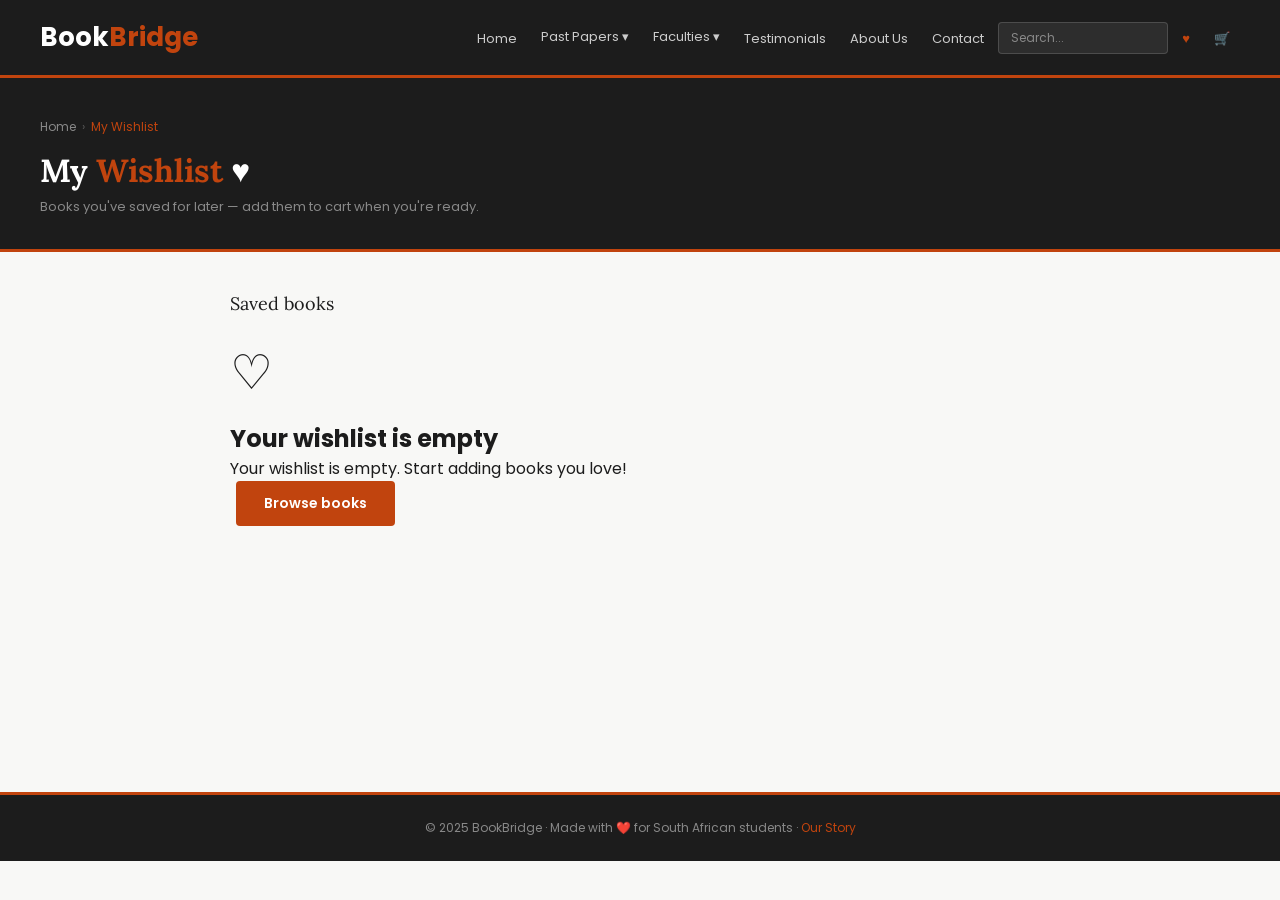
<file: wishlist.html>
<!DOCTYPE html>
<html lang="en">
<head>
  <meta charset="UTF-8">
  <meta name="viewport" content="width=device-width, initial-scale=1.0">
  <title>Wishlist — BookBridge</title>
  <link href="https://fonts.googleapis.com/css2?family=Lora:wght@700&family=Poppins:wght@400;600&display=swap" rel="stylesheet">
  <link rel="stylesheet" href="style.css">
  <style>
    .wishlist-layout {
      max-width: 900px;
      margin: 0 auto;
      padding: 40px;
      min-height: 60vh;
    }
    .wishlist-item {
      background: #fff;
      border: 1px solid #E0DDD8;
      border-radius: 10px;
      padding: 16px;
      display: flex;
      gap: 16px;
      align-items: center;
      margin-bottom: 14px;
      transition: all 0.25s ease;
    }
    .wishlist-item:hover { border-color: #C1440E; box-shadow: 0 4px 16px rgba(193,68,14,0.10); }
    .wishlist-thumb { width: 64px; height: 80px; border-radius: 6px; overflow: hidden; flex-shrink: 0; background: #f5f0e8; }
    .wishlist-thumb img { width: 100%; height: 100%; object-fit: cover; }
    .wishlist-info { flex: 1; min-width: 0; }
    .wishlist-faculty { font-size: 10px; font-weight: 700; color: #C1440E; text-transform: uppercase; letter-spacing: 0.06em; margin-bottom: 3px; }
    .wishlist-title { font-family: 'Lora', serif; font-size: 14px; font-weight: 700; color: #1C1C1C; margin-bottom: 3px; line-height: 1.4; }
    .wishlist-code { font-size: 11px; color: #888; margin-bottom: 4px; }
    .wishlist-actions { display: flex; flex-direction: column; align-items: flex-end; gap: 8px; flex-shrink: 0; }
    .wishlist-price { font-family: 'Lora', serif; font-size: 18px; font-weight: 700; color: #C1440E; }
    .wishlist-add-cart { background: #C1440E; color: white; border: none; border-radius: 4px; padding: 7px 14px; font-size: 12px; font-weight: 600; font-family: 'Poppins', sans-serif; cursor: pointer; transition: all 0.25s ease; }
    .wishlist-add-cart:hover { background: #A33A0C; transform: translateY(-1px); }
    .wishlist-remove { background: none; border: none; cursor: pointer; font-size: 11px; color: #aaa; font-family: 'Poppins', sans-serif; transition: color 0.2s; }
    .wishlist-remove:hover { color: #C1440E; }
    .wishlist-header-row { display: flex; align-items: center; justify-content: space-between; margin-bottom: 4px; }
    .wishlist-clear { background: none; border: 1px solid #E0DDD8; color: #888; font-size: 12px; font-family: 'Poppins', sans-serif; padding: 5px 12px; border-radius: 4px; cursor: pointer; transition: all 0.2s; }
    .wishlist-clear:hover { border-color: #C1440E; color: #C1440E; }
  </style>
</head>
<body>
  <nav class="navbar">
    <a href="index.html" class="logo">Book<span>Bridge</span></a>
    <ul class="nav-links">
      <li><a href="index.html">Home</a></li>
      <li class="nav-dropdown"><a href="past-papers.html">Past Papers ▾</a>
        <div class="dropdown-menu">
          <div class="dropdown-faculty"><a href="past-papers.html?fac=health">🏥 Health Sciences</a></div>
          <div class="dropdown-faculty"><a href="past-papers.html?fac=science">🔬 Science</a></div>
          <div class="dropdown-faculty"><a href="past-papers.html?fac=commerce">💰 Commerce</a></div>
          <div class="dropdown-faculty"><a href="past-papers.html?fac=humanities">🏛️ Humanities</a></div>
          <div class="dropdown-faculty"><a href="past-papers.html?fac=engineering">⚙️ Engineering</a></div>
          <div class="dropdown-faculty"><a href="past-papers.html?fac=law">⚖️ Law</a></div>
        </div>
      </li>
      <li class="nav-dropdown"><a href="#">Faculties ▾</a>
        <div class="dropdown-menu">
          <div class="dropdown-faculty"><a href="faculty health.html">🏥 Health Sciences</a></div>
          <div class="dropdown-faculty"><a href="faculty science.html">🔬 Science</a></div>
          <div class="dropdown-faculty"><a href="faculty commerce.html">💰 Commerce</a></div>
          <div class="dropdown-faculty"><a href="faculty humanities.html">🏛️ Humanities</a></div>
          <div class="dropdown-faculty"><a href="faculty EBE.html">⚙️ Engineering</a></div>
          <div class="dropdown-faculty"><a href="faculty law.html">⚖️ Law</a></div>
        </div>
      </li>
      <li><a href="testimonials.html">Testimonials</a></li>
      <li><a href="about.html">About Us</a></li>
      <li><a href="contact.html">Contact</a></li>
      <li><input type="text" class="nav-search" placeholder="Search..."></li>
      <li><a href="wishlist.html" class="nav-icon active" style="position:relative;color:#C1440E;">♥<span class="wishlist-badge" style="display:none;"></span></a></li>
      <li><a href="cart.html" class="nav-icon" style="position:relative;">🛒<span class="cart-badge" style="display:none;"></span></a></li>
    </ul>
  </nav>

  <div class="page-header">
    <div class="breadcrumb"><a href="index.html">Home</a><span class="sep">›</span><span class="current">My Wishlist</span></div>
    <h1>My <span>Wishlist</span> ♥</h1>
    <p>Books you've saved for later — add them to cart when you're ready.</p>
  </div>

  <div class="wishlist-layout">
    <div class="wishlist-header-row">
      <div>
        <div style="font-family:'Lora',serif;font-size:18px;color:#1C1C1C;">Saved books</div>
        <div id="wlCountLabel" style="font-size:12px;color:#888;margin-top:2px;"></div>
      </div>
      <button class="wishlist-clear" id="clearBtn" onclick="clearWishlist()" style="display:none;">Clear all</button>
    </div>

    <div id="wlItems" style="margin-top:20px;"></div>

    <div class="cart-empty" id="wlEmpty" style="display:none;">
      <div class="empty-icon">♡</div>
      <h2>Your wishlist is empty</h2>
      <p>Your wishlist is empty. Start adding books you love!</p>
      <a href="faculty-health.html" class="btn-main">Browse books</a>
    </div>
  </div>

  <footer class="footer">
    <p>© 2025 BookBridge · Made with ❤️ for South African students · <a href="about.html">Our Story</a></p>
  </footer>

  <script src="script.js"></script>
  <script>
    function conditionClass(c) {
      if (c === 'Like New') return 'badge-new';
      if (c === 'Good') return 'badge-good';
      return 'badge-acceptable';
    }

    function renderWishlist() {
      const wl = getWishlist();
      const container = document.getElementById('wlItems');
      const empty = document.getElementById('wlEmpty');
      const clearBtn = document.getElementById('clearBtn');

      document.getElementById('wlCountLabel').textContent = wl.length
        ? `${wl.length} saved book${wl.length !== 1 ? 's' : ''}`
        : '';

      clearBtn.style.display = wl.length ? 'inline-block' : 'none';

      if (!wl.length) {
        container.innerHTML = '';
        empty.style.display = 'block';
        return;
      }
      empty.style.display = 'none';

      container.innerHTML = wl.map(item => `
        <div class="wishlist-item" id="wl-${item.id}">
          <div class="wishlist-thumb">
            <img src="${item.image || 'https://placehold.co/64x80/f5f0e8/c1440e?text=' + encodeURIComponent(item.code)}"
                 onerror="this.src='https://placehold.co/64x80/f5f0e8/c1440e?text=${encodeURIComponent(item.code)}'" alt="${item.title}">
          </div>
          <div class="wishlist-info">
            <div class="wishlist-faculty">${item.faculty || 'BookBridge'}</div>
            <div class="wishlist-title">${item.title}</div>
            <div class="wishlist-code">${item.code}</div>
            <span class="badge ${conditionClass(item.condition)}" style="font-size:10px;">${item.condition}</span>
          </div>
          <div class="wishlist-actions">
            <div class="wishlist-price">R${item.price}</div>
            <button class="wishlist-add-cart" onclick='moveToCart(${JSON.stringify(item)})'>Add to Cart 🛒</button>
            <button class="wishlist-remove" onclick="removeWishlistItem('${item.id}')">✕ Remove</button>
          </div>
        </div>
      `).join('');
    }

    function removeWishlistItem(id) {
      const el = document.getElementById('wl-' + id);
      if (el) {
        el.style.transition = 'all 0.3s ease';
        el.style.opacity = '0';
        el.style.transform = 'translateX(20px)';
        setTimeout(() => {
          const wl = getWishlist().filter(i => i.id !== id);
          saveWishlist(wl);
          renderWishlist();
        }, 300);
      }
    }

    function moveToCart(item) {
      addToCart(item);
      // Keep in wishlist — user can decide to remove separately
    }

    function clearWishlist() {
      if (confirm('Remove all books from your wishlist?')) {
        saveWishlist([]);
        renderWishlist();
      }
    }

    renderWishlist();
  </script>
</body>
</html>
</file>
<file: style.css>
/* =============================================
   BOOKBRIDGE — GLOBAL STYLES
   ============================================= */

* {
  margin: 0;
  padding: 0;
  box-sizing: border-box;
}

body {
  font-family: 'Poppins', sans-serif;
  background-color: #F8F8F6;
  color: #1C1C1C;
}

/* ── NAVBAR ── */
.navbar {
  background-color: #1C1C1C;
  padding: 18px 40px;
  display: flex;  /* FIXED typo: was display:felx */
  align-items: center;
  justify-content: space-between;
  border-bottom: 3px solid #C1440E;
  position: sticky;
  top: 0;
  z-index: 500;
}

.logo {
  font-size: 26px;
  font-weight: 700;
  color: #ffffff;
  text-decoration: none;
  font-family: 'Poppins', sans-serif;
}

.logo span {
  color: #C1440E;
}

.nav-links {
  display: flex;
  gap: 4px;
  list-style: none;
  align-items: center;
}

.nav-links a {
  color: #cccccc;
  text-decoration: none;
  font-size: 13px;
  font-family: 'Poppins', sans-serif;
  transition: all 0.3s ease;
  padding: 6px 10px;
  border-bottom: 2px solid transparent;
  position: relative;
}

.nav-links a:hover {
  color: #ffffff;
  border-bottom-color: #C1440E;
}

.nav-links a.active {
  color: #ffffff;
  border-bottom-color: #C1440E;
}

/* DROPDOWN MEGA MENU */
.nav-dropdown {
  position: relative;
}

.nav-dropdown > a {
  display: flex;
  align-items: center;
  gap: 4px;
  cursor: pointer;
}

.dropdown-menu {
  display: none;
  position: absolute;
  top: 100%;
  left: 0;
  background: #1C1C1C;
  border: 1px solid #333;
  border-top: 2px solid #C1440E;
  min-width: 200px;
  z-index: 600;
  box-shadow: 0 8px 24px rgba(0,0,0,0.4);
  animation: fadeIn 0.2s ease;
}

.nav-dropdown:hover .dropdown-menu {
  display: block;
}

.dropdown-faculty {
  position: relative;
}

.dropdown-faculty > a {
  display: flex;
  align-items: center;
  justify-content: space-between;
  padding: 10px 16px;
  color: #ccc;
  font-size: 13px;
  text-decoration: none;
  transition: all 0.2s;
  border-left: 3px solid transparent;
  border-bottom: none;
  cursor: pointer;
}

.dropdown-faculty > a:hover {
  color: white;
  background: rgba(193,68,14,0.15);
  border-left-color: #C1440E;
}

.sub-menu {
  display: none;
  position: absolute;
  top: 0;
  left: 100%;
  background: #252525;
  border: 1px solid #333;
  border-left: 2px solid #C1440E;
  min-width: 180px;
  box-shadow: 8px 4px 24px rgba(0,0,0,0.4);
  animation: fadeIn 0.15s ease;
}

.dropdown-faculty:hover .sub-menu {
  display: block;
}

.sub-menu a {
  display: block;
  padding: 9px 16px;
  color: #bbb;
  font-size: 12px;
  text-decoration: none;
  border-bottom: none !important;
  border-left: 3px solid transparent;
  transition: all 0.2s;
}

.sub-menu a:hover {
  color: white;
  background: rgba(193,68,14,0.2);
  border-left-color: #C1440E;
}

/* NAV SEARCH */
.nav-search {
  background: rgba(255,255,255,0.08);
  border: 1px solid rgba(255,255,255,0.15);
  border-radius: 4px;
  padding: 6px 12px;
  color: white;
  font-size: 12px;
  outline: none;
  width: 170px;
  font-family: 'Poppins', sans-serif;
  transition: all 0.3s ease;
}

.nav-search:focus {
  border-color: #C1440E;
  background: rgba(255,255,255,0.12);
  width: 200px;
}

.nav-search::placeholder {
  color: #888;
}

.nav-icon {
  color: #cccccc;
  font-size: 18px;
  text-decoration: none;
  transition: all 0.3s ease;
  border-bottom: none !important;
}

.nav-icon:hover {
  color: #C1440E;
  transform: scale(1.2);
}

/* =============================================
   ANIMATIONS
   ============================================= */

@keyframes fadeIn {
  from { opacity: 0; }
  to { opacity: 1; }
}

@keyframes slideUp {
  from {
    opacity: 0;
    transform: translateY(24px);
  }
  to {
    opacity: 1;
    transform: translateY(0);
  }
}

@keyframes slideDown {
  from {
    opacity: 0;
    transform: translateY(-16px);
  }
  to {
    opacity: 1;
    transform: translateY(0);
  }
}

@keyframes zoomSlow {
  from { transform: scale(1); }
  to { transform: scale(1.08); }
}

@keyframes countUp {
  from { opacity: 0; transform: translateY(10px); }
  to { opacity: 1; transform: translateY(0); }
}

@keyframes ripple {
  0% { transform: scale(0); opacity: 0.5; }
  100% { transform: scale(4); opacity: 0; }
}

@keyframes chipBounce {
  0%, 100% { transform: scale(1); }
  50% { transform: scale(0.92); }
}

@keyframes modalIn {
  from { opacity: 0; transform: scale(0.92) translateY(20px); }
  to { opacity: 1; transform: scale(1) translateY(0); }
}

/* Scroll reveal base */
.reveal {
  opacity: 0;
  transform: translateY(30px);
  transition: opacity 0.6s ease, transform 0.6s ease;
}

.reveal.visible {
  opacity: 1;
  transform: translateY(0);
}

.reveal-delay-1 { transition-delay: 0.1s; }
.reveal-delay-2 { transition-delay: 0.2s; }
.reveal-delay-3 { transition-delay: 0.3s; }
.reveal-delay-4 { transition-delay: 0.4s; }

/* =============================================
   HERO SECTION
   ============================================= */

.hero {
  position: relative;
  height: 500px;
  display: flex;
  align-items: center;
  justify-content: center;
  overflow: hidden;
  text-align: center;
}

.hero-bg {
  position: absolute;
  top: 0; left: 0; right: 0; bottom: 0;
  background-image: url('Images/hero-bg.jpg');
  background-size: cover;
  background-position: center;
  animation: zoomSlow 8s ease-in-out infinite alternate;
}

.hero-overlay {
  position: absolute;
  top: 0; left: 0; right: 0; bottom: 0;
  background: rgba(28, 28, 28, 0.75);
}

.hero-content {
  position: relative;
  z-index: 2;
  padding: 0 40px;
}

.hero-content h1 {
  font-family: 'Lora', serif;
  font-size: 42px;
  color: #ffffff;
  margin-bottom: 14px;
  animation: fadeIn 1s ease forwards;
  opacity: 0;
  animation-delay: 0.2s;
}

.hero-content p {
  font-family: 'Poppins', sans-serif;
  font-size: 16px;
  color: #E8D5B0;
  margin-bottom: 28px;
  animation: slideUp 0.8s ease forwards;
  opacity: 0;
  animation-delay: 0.6s;
}

.hero-btns {
  animation: slideUp 0.8s ease forwards;
  opacity: 0;
  animation-delay: 0.9s;
}

.stats-row {
  display: flex;
  gap: 16px;
  justify-content: center;
  margin-top: 28px;
  animation: slideUp 0.8s ease forwards;
  opacity: 0;
  animation-delay: 1.2s;
}

.stat-card {
  background: rgba(255, 255, 255, 0.12);
  border: 1px solid rgba(255, 255, 255, 0.25);
  border-radius: 8px;
  padding: 12px 24px;
  text-align: center;
  backdrop-filter: blur(6px);
  transition: all 0.3s ease;
  cursor: default;
}

.stat-card:hover {
  background: rgba(255, 255, 255, 0.2);
  border-color: rgba(193, 68, 14, 0.5);
  transform: translateY(-3px);
}

.stat-number {
  font-family: 'Lora', serif;
  font-size: 20px;
  font-weight: 700;
  color: #C1440E;
}

.stat-number.olive {
  color: #8DB87A;
}

.stat-label {
  font-size: 11px;
  color: #E8D5B0;
  margin-top: 2px;
}

/* =============================================
   BUTTONS
   ============================================= */

.btn-main {
  background-color: #C1440E;
  color: #ffffff;
  border: none;
  border-radius: 4px;
  padding: 12px 28px;
  font-size: 14px;
  font-weight: 600;
  font-family: 'Poppins', sans-serif;
  cursor: pointer;
  text-decoration: none;
  display: inline-block;
  transition: all 0.3s ease;
  position: relative;
  overflow: hidden;
  margin: 0 6px;
}

.btn-main:hover {
  background-color: #A33A0C;
  color: #ffffff;
  transform: translateY(-2px);
  box-shadow: 0 6px 16px rgba(193, 68, 14, 0.4);
}

.btn-main:active {
  transform: translateY(0);
  box-shadow: none;
}

.btn-outline {
  background-color: transparent;
  color: #ffffff;
  border: 2px solid #ffffff;
  border-radius: 4px;
  padding: 11px 26px;
  font-size: 14px;
  font-weight: 600;
  font-family: 'Poppins', sans-serif;
  cursor: pointer;
  text-decoration: none;
  display: inline-block;
  transition: all 0.3s ease;
}

.btn-outline:hover {
  background-color: #ffffff;
  color: #1C1C1C;
  transform: translateY(-2px);
  box-shadow: 0 4px 12px rgba(255, 255, 255, 0.2);
}

.btn-outline:active {
  transform: translateY(0);
  box-shadow: none;
}

.btn-outline-dark {
  background-color: transparent;
  color: #1C1C1C;
  border: 2px solid #1C1C1C;
  border-radius: 4px;
  padding: 12px 32px;
  font-size: 14px;
  font-weight: 600;
  font-family: 'Poppins', sans-serif;
  text-decoration: none;
  display: inline-block;
  transition: all 0.3s ease;
}

.btn-outline-dark:hover {
  background-color: #1C1C1C;
  color: #ffffff;
  transform: translateY(-2px);
}

.btn-outline-dark:active {
  transform: translateY(0);
}

.btn-small {
  background-color: #C1440E;
  color: #ffffff;
  border: none;
  border-radius: 3px;
  padding: 5px 10px;
  font-size: 11px;
  font-family: 'Poppins', sans-serif;
  cursor: pointer;
  width: 100%;
  transition: all 0.3s ease;
}

.btn-small:hover {
  background-color: #A33A0C;
  color: #ffffff;
  transform: translateY(-1px);
}

.btn-small:active {
  transform: translateY(0);
}

/* =============================================
   FACULTY SECTION
   ============================================= */

.faculty-section {
  padding: 60px 40px;
  background-color: #F8F8F6;
  text-align: center;
}

.section-title {
  font-family: 'Lora', serif;
  font-size: 28px;
  color: #1C1C1C;
  margin-bottom: 8px;
}

.section-subtitle {
  font-family: 'Poppins', sans-serif;
  font-size: 14px;
  color: #888888;
  margin-bottom: 40px;
}

.faculty-grid {
  display: grid;
  grid-template-columns: repeat(3, 1fr);
  gap: 20px;
  max-width: 1200px;
  margin: 0 auto;
}

.faculty-card {
  background-color: #ffffff;
  border: 1px solid #E0DDD8;
  border-radius: 10px;
  overflow: hidden;
  text-decoration: none;
  color: #1C1C1C;
  display: flex;
  flex-direction: column;
  transition: all 0.3s ease;
  cursor: pointer;
}

.faculty-card:hover {
  transform: translateY(-6px);
  box-shadow: 0 12px 28px rgba(193, 68, 14, 0.18);
  border-color: #C1440E;
}

.faculty-img {
  width: 100%;
  height: 160px;
  overflow: hidden;
  background-color: #E8E4DE;
}

.faculty-img img {
  width: 100%;
  height: 100%;
  object-fit: cover;
  transition: transform 0.4s ease;
}

.faculty-card:hover .faculty-img img {
  transform: scale(1.05);
}

.faculty-info {
  padding: 16px;
  flex: 1;
  text-align: left;
}

.faculty-name {
  font-family: 'Lora', serif;
  font-size: 15px;
  font-weight: 700;
  color: #1C1C1C;
  margin-bottom: 6px;
}

.faculty-desc {
  font-family: 'Poppins', sans-serif;
  font-size: 12px;
  color: #888888;
  margin-bottom: 10px;
  line-height: 1.5;
}

.faculty-count {
  font-family: 'Poppins', sans-serif;
  font-size: 11px;
  font-weight: 600;
  color: #4A6741;
  background-color: #EDF2E8;
  padding: 3px 10px;
  border-radius: 20px;
}

.faculty-btn {
  background-color: #C1440E;
  color: #ffffff;
  font-family: 'Poppins', sans-serif;
  font-size: 13px;
  font-weight: 600;
  padding: 9px 22px;
  border-radius: 30px;          /* pill shape */
  text-align: center;
  width: fit-content;
  margin: 0 16px 16px auto;     /* right-aligned, off the bottom */
  transition: all 0.3s ease;
}

.faculty-card:hover .faculty-btn {
  background-color: #A33A0C;
  transform: translateY(-1px);
  box-shadow: 0 4px 12px rgba(193, 68, 14, 0.35);
}

.section-cta {
  margin-top: 40px;
}

/* =============================================
   BOOK CARDS (All Books / Faculty pages)
   ============================================= */

.book-card {
  background: #ffffff;
  border: 1px solid #E0DDD8;
  border-radius: 10px;
  overflow: hidden;
  display: flex;
  flex-direction: column;
  transition: all 0.3s ease;
  cursor: pointer;
}

.book-card:hover {
  transform: translateY(-6px);
  box-shadow: 0 12px 28px rgba(193, 68, 14, 0.18);
  border-color: #C1440E;
}

.book-card:hover .book-thumb img {
  transform: scale(1.06);
}

.book-thumb {
  height: 180px;
  overflow: hidden;
  background: #E8E4DE;
  position: relative;
}

.book-thumb img {
  width: 100%;
  height: 100%;
  object-fit: cover;
  transition: transform 0.4s ease;
}

.book-badge-row {
  position: absolute;
  top: 8px;
  left: 8px;
  display: flex;
  gap: 4px;
}

.badge {
  font-size: 10px;
  font-weight: 600;
  padding: 3px 8px;
  border-radius: 20px;
  font-family: 'Poppins', sans-serif;
}

.badge-faculty {
  background: rgba(28,28,28,0.75);
  color: #E8D5B0;
}

.badge-new { background: #4A6741; color: white; }
.badge-good { background: #2a7bc4; color: white; }
.badge-acceptable { background: #C1440E; color: white; }

.book-info {
  padding: 14px;
  flex: 1;
}

.book-code {
  font-size: 11px;
  font-weight: 600;
  color: #C1440E;
  text-transform: uppercase;
  letter-spacing: 0.05em;
  margin-bottom: 4px;
}

.book-title {
  font-family: 'Lora', serif;
  font-size: 14px;
  font-weight: 700;
  color: #1C1C1C;
  margin-bottom: 6px;
  line-height: 1.4;
}

.book-review {
  font-size: 11px;
  color: #888;
  font-style: italic;
  line-height: 1.5;
  margin-bottom: 8px;
  padding: 6px 8px;
  background: #fdf8f4;
  border-left: 2px solid #C1440E;
  border-radius: 0 4px 4px 0;
}

.book-seller {
  font-size: 11px;
  color: #666;
  margin-bottom: 4px;
}

.book-seller span {
  font-weight: 600;
  color: #4A6741;
}

.book-price-row {
  display: flex;
  align-items: center;
  justify-content: space-between;
  padding: 10px 14px;
  border-top: 1px solid #f0ede8;
}

.book-price {
  font-family: 'Lora', serif;
  font-size: 18px;
  font-weight: 700;
  color: #C1440E;
}

.book-buy-btn {
  background: #C1440E;
  color: white;
  border: none;
  border-radius: 4px;
  padding: 6px 14px;
  font-size: 12px;
  font-weight: 600;
  font-family: 'Poppins', sans-serif;
  cursor: pointer;
  transition: all 0.3s ease;
}

.book-buy-btn:hover {
  background: #A33A0C;
  transform: translateY(-1px);
}

/* =============================================
   PAGE HEADER (used on inner pages)
   ============================================= */

.page-header {
  background: #1C1C1C;
  padding: 40px 40px 32px;
  border-bottom: 3px solid #C1440E;
  animation: fadeIn 0.5s ease;
}

.breadcrumb {
  display: flex;
  align-items: center;
  gap: 6px;
  font-size: 12px;
  color: #888;
  margin-bottom: 14px;
}

.breadcrumb a {
  color: #888;
  text-decoration: none;
  transition: color 0.2s;
}

.breadcrumb a:hover {
  color: #C1440E;
}

.breadcrumb .sep {
  color: #555;
}

.breadcrumb .current {
  color: #C1440E;
}

.page-header h1 {
  font-family: 'Lora', serif;
  font-size: 32px;
  color: #ffffff;
  margin-bottom: 6px;
  animation: slideDown 0.5s ease;
}

.page-header h1 span {
  color: #C1440E;
}

.page-header p {
  font-size: 13px;
  color: #888;
}

/* =============================================
   FILTER BAR
   ============================================= */

.filter-bar {
  background: #ffffff;
  border-bottom: 1px solid #E0DDD8;
  padding: 14px 32px;
  display: flex;
  align-items: center;
  gap: 12px;
  flex-wrap: wrap;
}

.filter-search {
  background: #F8F8F6;
  border: 1px solid #E0DDD8;
  border-radius: 4px;
  padding: 7px 14px;
  font-size: 13px;
  font-family: 'Poppins', sans-serif;
  outline: none;
  width: 220px;
  transition: all 0.3s ease;
  color: #1C1C1C;
}

.filter-search:focus {
  border-color: #C1440E;
  box-shadow: 0 0 0 2px rgba(193,68,14,0.1);
}

.filter-select {
  background: #F8F8F6;
  border: 1px solid #E0DDD8;
  border-radius: 4px;
  padding: 7px 14px;
  font-size: 13px;
  font-family: 'Poppins', sans-serif;
  outline: none;
  color: #1C1C1C;
  cursor: pointer;
  transition: all 0.3s ease;
}

.filter-select:focus {
  border-color: #C1440E;
}

.chip {
  background: #F8F8F6;
  border: 1px solid #E0DDD8;
  border-radius: 20px;
  padding: 5px 14px;
  font-size: 12px;
  font-weight: 600;
  font-family: 'Poppins', sans-serif;
  cursor: pointer;
  transition: all 0.25s ease;
  color: #666;
  user-select: none;
}

.chip:hover {
  border-color: #C1440E;
  color: #C1440E;
}

.chip.active {
  background: #C1440E;
  border-color: #C1440E;
  color: white;
  animation: chipBounce 0.25s ease;
}

/* =============================================
   SIDEBAR (Past Papers / Faculty pages)
   ============================================= */

.main-layout {
  display: grid;
  grid-template-columns: 240px 1fr;
  min-height: calc(100vh - 130px);
}

.sidebar {
  background: #ffffff;
  border-right: 1px solid #E0DDD8;
  padding: 28px 0;
}

.sidebar-label {
  font-size: 10px;
  font-weight: 600;
  text-transform: uppercase;
  letter-spacing: 0.12em;
  color: #aaa;
  padding: 0 20px;
  margin-bottom: 10px;
}

.fac-btn {
  display: flex;
  align-items: center;
  gap: 10px;
  width: 100%;
  padding: 11px 20px;
  background: none;
  border: none;
  border-left: 3px solid transparent;
  text-align: left;
  cursor: pointer;
  font-family: 'Poppins', sans-serif;
  font-size: 13px;
  color: #444;
  transition: all 0.2s;
}

.fac-btn:hover {
  background: #fdf8f4;
  color: #C1440E;
  border-left-color: #C1440E;
}

.fac-btn.active {
  background: #fdf0eb;
  color: #C1440E;
  border-left-color: #C1440E;
  font-weight: 600;
}

.fac-icon {
  font-size: 1rem;
  width: 1.3rem;
  text-align: center;
}

.fac-count {
  margin-left: auto;
  background: #f0ede8;
  color: #999;
  font-size: 10px;
  font-weight: 600;
  padding: 2px 7px;
  border-radius: 10px;
}

.fac-btn.active .fac-count {
  background: #C1440E;
  color: white;
}

.sidebar-divider {
  height: 1px;
  background: #E0DDD8;
  margin: 10px 20px;
}

/* =============================================
   CONTENT AREA
   ============================================= */

.content {
  padding: 28px 32px;
  background: #F8F8F6;
}

.content-top {
  display: flex;
  align-items: flex-start;
  justify-content: space-between;
  margin-bottom: 20px;
  flex-wrap: wrap;
  gap: 12px;
}

.content-title {
  font-family: 'Lora', serif;
  font-size: 20px;
  color: #1C1C1C;
  margin-bottom: 3px;
}

.content-sub {
  font-size: 12px;
  color: #888;
}

/* =============================================
   PAPER CARDS (Past Papers page)
   ============================================= */

.year-group {
  margin-bottom: 32px;
}

.year-label {
  font-family: 'Lora', serif;
  font-size: 14px;
  font-weight: 700;
  color: #888;
  margin-bottom: 14px;
  padding-bottom: 6px;
  border-bottom: 1px solid #E0DDD8;
  letter-spacing: 0.05em;
}

.papers-grid {
  display: grid;
  grid-template-columns: repeat(auto-fill, minmax(220px, 1fr));
  gap: 16px;
}

.paper-card {
  background: #ffffff;
  border: 1px solid #E0DDD8;
  border-radius: 8px;
  overflow: hidden;
  cursor: pointer;
  transition: all 0.3s ease;
  display: flex;
  flex-direction: column;
}

.paper-card:hover {
  transform: translateY(-4px);
  box-shadow: 0 8px 24px rgba(193,68,14,0.15);
  border-color: #C1440E;
}

.paper-thumb {
  position: relative;
  height: 140px;
  overflow: hidden;
  background: #f5f0e8;
}

.paper-thumb img {
  width: 100%;
  height: 100%;
  object-fit: cover;
  transition: transform 0.4s ease;
}

.paper-card:hover .paper-thumb img {
  transform: scale(1.04);
}

.thumb-overlay {
  position: absolute;
  inset: 0;
  background: rgba(193,68,14,0.7);
  display: flex;
  align-items: center;
  justify-content: center;
  font-size: 1.5rem;
  opacity: 0;
  transition: opacity 0.3s ease;
}

.paper-card:hover .thumb-overlay {
  opacity: 1;
}

.paper-body {
  padding: 12px;
  flex: 1;
}

.paper-tags {
  display: flex;
  gap: 6px;
  align-items: center;
  margin-bottom: 6px;
}

.tag-code {
  font-size: 10px;
  font-weight: 700;
  color: #C1440E;
  background: #fdf0eb;
  padding: 2px 7px;
  border-radius: 3px;
  font-family: 'Poppins', sans-serif;
}

.tag-type {
  font-size: 10px;
  font-weight: 600;
  padding: 2px 7px;
  border-radius: 3px;
  font-family: 'Poppins', sans-serif;
}

.tag-type.exam { background: #e8f0e8; color: #4A6741; }
.tag-type.test { background: #e8eef8; color: #2a5a9c; }
.tag-type.memo { background: #f8f0e0; color: #8a6020; }

.paper-name {
  font-family: 'Lora', serif;
  font-size: 13px;
  font-weight: 700;
  color: #1C1C1C;
  margin-bottom: 4px;
  line-height: 1.4;
}

.paper-meta {
  font-size: 11px;
  color: #888;
}

.paper-view-btn {
  background: #1C1C1C;
  color: white;
  border: none;
  padding: 8px;
  font-size: 11px;
  font-weight: 600;
  font-family: 'Poppins', sans-serif;
  cursor: pointer;
  transition: background 0.2s;
  width: 100%;
}

.paper-card:hover .paper-view-btn {
  background: #C1440E;
}

/* =============================================
   MODAL
   ============================================= */

.modal-overlay {
  position: fixed;
  inset: 0;
  background: rgba(0,0,0,0.8);
  z-index: 900;
  display: flex;
  align-items: center;
  justify-content: center;
  opacity: 0;
  visibility: hidden;
  transition: opacity 0.3s ease, visibility 0.3s;
}

.modal-overlay.open {
  opacity: 1;
  visibility: visible;
}

.modal-box {
  background: white;
  border-radius: 12px;
  max-width: 680px;
  width: 90%;
  max-height: 85vh;
  overflow-y: auto;
  position: relative;
  animation: modalIn 0.35s ease;
}

.modal-header {
  padding: 20px 24px 16px;
  border-bottom: 1px solid #E0DDD8;
  display: flex;
  align-items: flex-start;
  justify-content: space-between;
  gap: 12px;
}

.modal-title {
  font-family: 'Lora', serif;
  font-size: 18px;
  color: #1C1C1C;
  margin-bottom: 4px;
}

.modal-meta {
  font-size: 12px;
  color: #888;
}

.modal-close {
  background: none;
  border: none;
  font-size: 20px;
  cursor: pointer;
  color: #888;
  padding: 4px;
  flex-shrink: 0;
  transition: color 0.2s;
}

.modal-close:hover {
  color: #C1440E;
}

.modal-img-wrap {
  padding: 16px 24px;
}

.modal-img-wrap img {
  width: 100%;
  border-radius: 6px;
}

.modal-placeholder {
  background: #f5f0e8;
  border-radius: 8px;
  padding: 48px 24px;
  text-align: center;
}

.ph-icon {
  font-size: 3rem;
  margin-bottom: 12px;
}

.modal-placeholder p {
  font-size: 13px;
  color: #888;
  line-height: 1.7;
}

.modal-placeholder code {
  background: #e8e4de;
  padding: 2px 6px;
  border-radius: 3px;
  font-size: 11px;
  color: #C1440E;
}

.modal-nav {
  display: flex;
  align-items: center;
  justify-content: space-between;
  padding: 14px 24px 20px;
  border-top: 1px solid #E0DDD8;
}

.modal-nav button {
  background: #1C1C1C;
  color: white;
  border: none;
  border-radius: 4px;
  padding: 8px 18px;
  font-size: 13px;
  font-family: 'Poppins', sans-serif;
  cursor: pointer;
  transition: all 0.2s ease;
}

.modal-nav button:hover:not(:disabled) {
  background: #C1440E;
}

.modal-nav button:disabled {
  opacity: 0.35;
  cursor: not-allowed;
}

.modal-counter {
  font-size: 12px;
  color: #888;
  font-family: 'Poppins', sans-serif;
}

/* =============================================
   EMPTY STATE
   ============================================= */

.empty {
  grid-column: 1 / -1;
  text-align: center;
  padding: 60px 20px;
  color: #888;
}

.empty-icon {
  font-size: 3rem;
  margin-bottom: 12px;
}

.empty h3 {
  font-family: 'Lora', serif;
  font-size: 18px;
  color: #1C1C1C;
  margin-bottom: 6px;
}

.empty p {
  font-size: 13px;
}

/* =============================================
   TESTIMONIALS / REVIEWS PAGE
   ============================================= */

.testimonial-card {
  background: #ffffff;
  border: 1px solid #E0DDD8;
  border-radius: 10px;
  padding: 24px;
  transition: all 0.3s ease;
  position: relative;
}

.testimonial-card:hover {
  transform: translateY(-4px);
  box-shadow: 0 10px 24px rgba(193,68,14,0.12);
  border-color: #C1440E;
}

.testimonial-quote {
  font-size: 36px;
  color: #C1440E;
  line-height: 1;
  margin-bottom: 8px;
  font-family: 'Lora', serif;
}

.testimonial-text {
  font-size: 13px;
  color: #444;
  line-height: 1.7;
  margin-bottom: 16px;
  font-style: italic;
}

.testimonial-tip {
  background: #fdf8f4;
  border-left: 3px solid #C1440E;
  border-radius: 0 6px 6px 0;
  padding: 10px 14px;
  margin-bottom: 16px;
}

.testimonial-tip h4 {
  font-size: 11px;
  font-weight: 700;
  color: #C1440E;
  text-transform: uppercase;
  letter-spacing: 0.05em;
  margin-bottom: 4px;
}

.testimonial-tip p {
  font-size: 12px;
  color: #666;
  line-height: 1.6;
}

.testimonial-author {
  display: flex;
  align-items: center;
  gap: 12px;
}

.author-avatar {
  width: 40px;
  height: 40px;
  border-radius: 50%;
  background: #C1440E;
  color: white;
  display: flex;
  align-items: center;
  justify-content: center;
  font-family: 'Lora', serif;
  font-size: 16px;
  font-weight: 700;
  flex-shrink: 0;
}

.author-name {
  font-weight: 700;
  font-size: 13px;
  color: #1C1C1C;
  margin-bottom: 2px;
}

.author-detail {
  font-size: 11px;
  color: #888;
}

/* =============================================
   ABOUT PAGE
   ============================================= */

.about-hero {
  background: #1C1C1C;
  padding: 60px 40px;
  border-bottom: 3px solid #C1440E;
  text-align: center;
}

.about-hero h1 {
  font-family: 'Lora', serif;
  font-size: 38px;
  color: white;
  margin-bottom: 12px;
}

.about-hero p {
  font-size: 15px;
  color: #888;
  max-width: 600px;
  margin: 0 auto;
}

.about-content {
  max-width: 800px;
  margin: 0 auto;
  padding: 60px 40px;
}

.about-section {
  margin-bottom: 48px;
}

.about-section h2 {
  font-family: 'Lora', serif;
  font-size: 22px;
  color: #1C1C1C;
  margin-bottom: 16px;
  padding-bottom: 8px;
  border-bottom: 2px solid #C1440E;
}

.about-section p {
  font-size: 14px;
  color: #444;
  line-height: 1.9;
  margin-bottom: 16px;
}

.about-stats {
  display: grid;
  grid-template-columns: repeat(3, 1fr);
  gap: 20px;
  margin: 40px 0;
}

.about-stat {
  text-align: center;
  padding: 28px 20px;
  background: white;
  border: 1px solid #E0DDD8;
  border-radius: 10px;
  transition: all 0.3s ease;
}

.about-stat:hover {
  border-color: #C1440E;
  box-shadow: 0 6px 20px rgba(193,68,14,0.1);
}

.about-stat-num {
  font-family: 'Lora', serif;
  font-size: 32px;
  font-weight: 700;
  color: #C1440E;
  margin-bottom: 6px;
}

.about-stat-label {
  font-size: 12px;
  color: #888;
}

/* =============================================
   CONTACT PAGE
   ============================================= */

.contact-layout {
  display: grid;
  grid-template-columns: 1fr 1fr;
  gap: 40px;
  max-width: 1000px;
  margin: 0 auto;
  padding: 60px 40px;
}

.contact-form-wrap h2,
.contact-info-wrap h2 {
  font-family: 'Lora', serif;
  font-size: 22px;
  color: #1C1C1C;
  margin-bottom: 6px;
}

.contact-form-wrap p,
.contact-info-wrap p {
  font-size: 13px;
  color: #888;
  margin-bottom: 24px;
}

.form-group {
  margin-bottom: 16px;
}

.form-group label {
  display: block;
  font-size: 12px;
  font-weight: 600;
  color: #444;
  margin-bottom: 6px;
}

.form-group input,
.form-group textarea {
  width: 100%;
  padding: 10px 14px;
  border: 1px solid #E0DDD8;
  border-radius: 4px;
  font-size: 13px;
  font-family: 'Poppins', sans-serif;
  color: #1C1C1C;
  background: #F8F8F6;
  outline: none;
  transition: all 0.3s ease;
}

.form-group input:focus,
.form-group textarea:focus {
  border-color: #C1440E;
  background: white;
  box-shadow: 0 0 0 3px rgba(193,68,14,0.1);
}

.form-group textarea {
  resize: vertical;
  min-height: 120px;
}

.contact-info-item {
  display: flex;
  align-items: flex-start;
  gap: 14px;
  margin-bottom: 20px;
  padding: 14px;
  background: white;
  border: 1px solid #E0DDD8;
  border-radius: 8px;
  transition: all 0.3s ease;
}

.contact-info-item:hover {
  border-color: #C1440E;
}

.contact-icon {
  font-size: 1.2rem;
  width: 36px;
  height: 36px;
  background: #fdf0eb;
  border-radius: 50%;
  display: flex;
  align-items: center;
  justify-content: center;
  flex-shrink: 0;
}

.contact-info-text h4 {
  font-size: 13px;
  font-weight: 600;
  color: #1C1C1C;
  margin-bottom: 3px;
}

.contact-info-text p {
  font-size: 12px;
  color: #888;
  margin: 0;
}

.social-links {
  display: flex;
  gap: 10px;
  margin-top: 20px;
  flex-wrap: wrap;
}

.social-btn {
  display: flex;
  align-items: center;
  gap: 6px;
  padding: 8px 16px;
  border-radius: 4px;
  font-size: 12px;
  font-weight: 600;
  text-decoration: none;
  transition: all 0.3s ease;
  font-family: 'Poppins', sans-serif;
}

.social-btn:hover {
  transform: translateY(-2px);
}

.social-instagram { background: #E1306C; color: white; }
.social-linkedin { background: #0077B5; color: white; }
.social-twitter { background: #1DA1F2; color: white; }
.social-facebook { background: #4267B2; color: white; }

/* =============================================
   FOOTER
   ============================================= */

.footer {
  background: #1C1C1C;
  color: #888;
  text-align: center;
  padding: 24px 40px;
  font-size: 12px;
  border-top: 3px solid #C1440E;
  margin-top: auto;
}

.footer a {
  color: #C1440E;
  text-decoration: none;
}

/* =============================================
   RESPONSIVE
   ============================================= */

@media (max-width: 900px) {
  .main-layout {
    grid-template-columns: 200px 1fr;
  }
  .contact-layout {
    grid-template-columns: 1fr;
  }
  .about-stats {
    grid-template-columns: repeat(3, 1fr);
  }
}

@media (max-width: 768px) {
  .faculty-grid {
    grid-template-columns: repeat(2, 1fr);
  }
  .main-layout {
    grid-template-columns: 1fr;
  }
  .sidebar {
    display: flex;
    overflow-x: auto;
    padding: 12px 0;
    border-right: none;
    border-bottom: 1px solid #E0DDD8;
  }
  .fac-btn {
    white-space: nowrap;
    padding: 8px 16px;
    border-left: none;
    border-bottom: 3px solid transparent;
  }
  .fac-btn.active {
    border-left: none;
    border-bottom-color: #C1440E;
  }
  .sidebar-label, .sidebar-divider { display: none; }
  .navbar { padding: 14px 20px; }
  .page-header { padding: 28px 20px; }
  .content { padding: 20px; }
  .filter-bar { padding: 12px 20px; }
  .about-stats { grid-template-columns: 1fr; }
  .stats-row { flex-wrap: wrap; }
}

@media (max-width: 480px) {
  .faculty-grid {
    grid-template-columns: 1fr;
  }
  .nav-links { display: none; }
  .hero-content h1 { font-size: 28px; }
}

/* =============================================
   NEW ADDITIONS — REQUEST MODAL, SELL PAGE,
   FORM INPUTS, PULSE, GLOW ANIMATIONS
   ============================================= */

/* ── PULSE ANIMATION for Request Textbook button ── */
@keyframes pulse {
  0%   { box-shadow: 0 0 0 0 rgba(193, 68, 14, 0.55); }
  70%  { box-shadow: 0 0 0 10px rgba(193, 68, 14, 0); }
  100% { box-shadow: 0 0 0 0 rgba(193, 68, 14, 0); }
}

/* ── MODAL SLIDE-DOWN ANIMATION ── */
@keyframes modalSlideDown {
  from {
    opacity: 0;
    transform: translateY(-32px) scale(0.97);
  }
  to {
    opacity: 1;
    transform: translateY(0) scale(1);
  }
}

/* ── INPUT GLOW KEYFRAME ── */
@keyframes inputGlow {
  0%   { box-shadow: 0 0 0 0 rgba(193, 68, 14, 0.25); }
  100% { box-shadow: 0 0 0 4px rgba(193, 68, 14, 0.12); }
}

/* =============================================
   REQUEST TEXTBOOK BUTTON (pulsing outline)
   ============================================= */
.btn-request {
  background-color: #C1440E;
  color: #ffffff;
  border: none;
  border-radius: 4px;
  padding: 12px 28px;
  font-size: 14px;
  font-weight: 600;
  font-family: 'Poppins', sans-serif;
  cursor: pointer;
  text-decoration: none;
  display: inline-block;
  transition: all 0.3s ease;
  animation: pulse 2.2s ease-in-out infinite;
  margin: 0 6px;
}

.btn-request:hover {
  background-color: #A33A0C;
  color: #ffffff;
  transform: translateY(-2px);
  animation: none;
  box-shadow: 0 6px 16px rgba(193, 68, 14, 0.4);
}

.btn-request:active {
  transform: translateY(0);
  box-shadow: none;
}

/* =============================================
   REQUEST MODAL OVERLAY
   ============================================= */
.req-modal-overlay {
  position: fixed;
  inset: 0;
  background: rgba(10, 10, 10, 0.72);
  z-index: 900;
  display: flex;
  align-items: center;
  justify-content: center;
  padding: 20px;
  opacity: 0;
  visibility: hidden;
  transition: opacity 0.3s ease, visibility 0.3s ease;
}

.req-modal-overlay.open {
  opacity: 1;
  visibility: visible;
}

.req-modal-box {
  background: #ffffff;
  border-radius: 14px;
  width: 100%;
  max-width: 600px;
  max-height: 90vh;
  overflow-y: auto;
  position: relative;
  animation: modalSlideDown 0.35s cubic-bezier(0.34, 1.1, 0.64, 1) both;
  /* cubic-bezier gives a slight overshoot — feels springy */
}

.req-modal-header {
  background: #1C1C1C;
  border-radius: 14px 14px 0 0;
  padding: 22px 28px 20px;
  border-bottom: 3px solid #C1440E;
  display: flex;
  align-items: flex-start;
  justify-content: space-between;
}

.req-modal-header h2 {
  font-family: 'Lora', serif;
  font-size: 20px;
  color: #ffffff;
  margin-bottom: 4px;
}

.req-modal-header p {
  font-size: 12px;
  color: #888888;
}

.req-modal-close {
  background: none;
  border: none;
  color: #888;
  font-size: 22px;
  cursor: pointer;
  padding: 2px 6px;
  line-height: 1;
  transition: color 0.2s, transform 0.2s;
  flex-shrink: 0;
}

.req-modal-close:hover {
  color: #C1440E;
  transform: rotate(90deg);
}

.req-modal-body {
  padding: 28px;
}

/* Two-column grid for form rows */
.form-row-2 {
  display: grid;
  grid-template-columns: 1fr 1fr;
  gap: 16px;
}

/* =============================================
   SHARED FORM FIELD STYLES
   (used on both modal and sell.html)
   ============================================= */
.form-group {
  margin-bottom: 16px;
}

.form-group label {
  display: block;
  font-size: 12px;
  font-weight: 600;
  color: #444444;
  margin-bottom: 6px;
  font-family: 'Poppins', sans-serif;
  letter-spacing: 0.02em;
}

.form-group label .req-star {
  color: #C1440E;
  margin-left: 2px;
}

.form-group input,
.form-group select,
.form-group textarea {
  width: 100%;
  padding: 10px 14px;
  border: 1.5px solid #E0DDD8;
  border-radius: 5px;
  font-size: 13px;
  font-family: 'Poppins', sans-serif;
  color: #1C1C1C;
  background: #FDFCFA;
  outline: none;
  transition: border-color 0.25s ease, box-shadow 0.25s ease, background 0.25s ease;
  appearance: none;
  -webkit-appearance: none;
}

.form-group select {
  background-image: url("data:image/svg+xml,%3Csvg xmlns='http://www.w3.org/2000/svg' width='12' height='8' viewBox='0 0 12 8'%3E%3Cpath d='M1 1l5 5 5-5' stroke='%23888' stroke-width='1.5' fill='none' stroke-linecap='round'/%3E%3C/svg%3E");
  background-repeat: no-repeat;
  background-position: right 12px center;
  padding-right: 36px;
  cursor: pointer;
}

/* The glow on focus */
.form-group input:focus,
.form-group select:focus,
.form-group textarea:focus {
  border-color: #C1440E;
  background: #ffffff;
  animation: inputGlow 0.3s ease forwards;
  box-shadow: 0 0 0 4px rgba(193, 68, 14, 0.10);
}

.form-group textarea {
  resize: vertical;
  min-height: 90px;
  line-height: 1.6;
}

.form-group input::placeholder,
.form-group textarea::placeholder {
  color: #B0ABA4;
}

/* Urgency radio chips */
.urgency-group {
  display: flex;
  gap: 8px;
  flex-wrap: wrap;
  margin-top: 2px;
}

.urgency-chip {
  padding: 7px 16px;
  border: 1.5px solid #E0DDD8;
  border-radius: 20px;
  font-size: 12px;
  font-weight: 600;
  font-family: 'Poppins', sans-serif;
  cursor: pointer;
  color: #666;
  background: #FDFCFA;
  transition: all 0.2s ease;
  user-select: none;
}

.urgency-chip:hover {
  border-color: #C1440E;
  color: #C1440E;
}

.urgency-chip.selected {
  background: #C1440E;
  border-color: #C1440E;
  color: #ffffff;
}

/* Modal footer / submit row */
.req-modal-footer {
  padding: 0 28px 28px;
  display: flex;
  align-items: center;
  gap: 12px;
}

.req-modal-footer .note {
  font-size: 11px;
  color: #AAAAAA;
  line-height: 1.5;
}

/* =============================================
   SELL PAGE — page-specific extras
   ============================================= */
.sell-layout {
  display: grid;
  grid-template-columns: 1fr 380px;
  gap: 32px;
  max-width: 1100px;
  margin: 0 auto;
  padding: 48px 40px;
  align-items: start;
}

/* The main form card */
.sell-form-card {
  background: #ffffff;
  border: 1px solid #E0DDD8;
  border-radius: 12px;
  overflow: hidden;
}

.sell-form-card-header {
  background: #1C1C1C;
  border-bottom: 3px solid #C1440E;
  padding: 22px 28px;
}

.sell-form-card-header h2 {
  font-family: 'Lora', serif;
  font-size: 20px;
  color: #ffffff;
  margin-bottom: 4px;
}

.sell-form-card-header p {
  font-size: 12px;
  color: #888;
}

.sell-form-body {
  padding: 28px;
}

/* Section dividers inside the form */
.form-section-label {
  font-size: 10px;
  font-weight: 700;
  text-transform: uppercase;
  letter-spacing: 0.14em;
  color: #C1440E;
  margin-bottom: 14px;
  margin-top: 6px;
  padding-bottom: 6px;
  border-bottom: 1px solid #F0EDE8;
}

/* Right sidebar on sell page */
.sell-sidebar {
  display: flex;
  flex-direction: column;
  gap: 24px;
}

/* "Books looking for" section */
.looking-for-section {
  background: #ffffff;
  border: 1px solid #E0DDD8;
  border-radius: 12px;
  overflow: hidden;
}

.looking-for-header {
  background: #fdf8f4;
  border-bottom: 2px solid #C1440E;
  padding: 16px 20px;
}

.looking-for-header h3 {
  font-family: 'Lora', serif;
  font-size: 16px;
  color: #1C1C1C;
  margin-bottom: 3px;
}

.looking-for-header p {
  font-size: 12px;
  color: #888;
}

.wanted-book-item {
  display: flex;
  align-items: flex-start;
  gap: 12px;
  padding: 14px 20px;
  border-bottom: 1px solid #F5F2EE;
  transition: background 0.2s ease;
}

.wanted-book-item:last-child {
  border-bottom: none;
}

.wanted-book-item:hover {
  background: #fdf8f4;
}

.wanted-icon {
  width: 34px;
  height: 34px;
  background: #fdf0eb;
  border-radius: 50%;
  display: flex;
  align-items: center;
  justify-content: center;
  font-size: 0.9rem;
  flex-shrink: 0;
  margin-top: 1px;
}

.wanted-info h4 {
  font-size: 12px;
  font-weight: 700;
  color: #1C1C1C;
  margin-bottom: 2px;
  font-family: 'Poppins', sans-serif;
}

.wanted-info p {
  font-size: 11px;
  color: #888;
  line-height: 1.5;
}

.wanted-badge {
  margin-left: auto;
  background: #EDF2E8;
  color: #4A6741;
  font-size: 10px;
  font-weight: 700;
  padding: 3px 8px;
  border-radius: 10px;
  white-space: nowrap;
  flex-shrink: 0;
  font-family: 'Poppins', sans-serif;
}

/* Preview listing card */
.preview-section {
  background: #ffffff;
  border: 1px solid #E0DDD8;
  border-radius: 12px;
  overflow: hidden;
}

.preview-header {
  padding: 14px 18px;
  border-bottom: 1px solid #E0DDD8;
  background: #F8F8F6;
}

.preview-header h3 {
  font-family: 'Lora', serif;
  font-size: 14px;
  color: #1C1C1C;
}

.preview-header p {
  font-size: 11px;
  color: #888;
  margin-top: 2px;
}

/* The actual preview book card — reuses .book-card style */
.preview-book-card {
  margin: 0;
  border-radius: 0;
  border: none;
  box-shadow: none;
  cursor: default;
  pointer-events: none; /* static, not interactive */
}

.preview-book-card:hover {
  transform: none;
  box-shadow: none;
  border-color: transparent;
}

/* =============================================
   SUCCESS / ERROR INLINE MESSAGE
   ============================================= */
.form-success-msg {
  display: none;
  align-items: center;
  gap: 10px;
  background: #EDF2E8;
  border: 1px solid #4A6741;
  border-radius: 6px;
  padding: 12px 16px;
  margin-top: 16px;
  font-size: 13px;
  color: #2e5228;
  font-family: 'Poppins', sans-serif;
  animation: slideUp 0.4s ease forwards;
}

.form-success-msg.show {
  display: flex;
}

/* =============================================
   RESPONSIVE — sell page
   ============================================= */
@media (max-width: 900px) {
  .sell-layout {
    grid-template-columns: 1fr;
    padding: 32px 20px;
  }
  .form-row-2 {
    grid-template-columns: 1fr;
  }
  .req-modal-box {
    max-height: 95vh;
  }
}

@media (max-width: 600px) {
  .req-modal-body {
    padding: 20px;
  }
  .req-modal-footer {
    padding: 0 20px 20px;
    flex-direction: column;
    align-items: stretch;
  }
  .form-row-2 {
    grid-template-columns: 1fr;
  }
  /* =============================================
   ADD THIS BLOCK TO THE END OF style.css
   BOOKBRIDGE — CART & WISHLIST ADDITIONS
   ============================================= */

.book-actions {
  display: flex;
  gap: 8px;
  align-items: center;
}

.btn-cart {
  background-color: #C1440E;
  color: white;
  border: none;
  padding: 7px 14px;
  border-radius: 4px;
  cursor: pointer;
  font-family: 'Poppins', sans-serif;
  font-weight: 600;
  font-size: 12px;
  flex: 1;
  transition: all 0.3s ease;
  white-space: nowrap;
}

.btn-cart:hover {
  background-color: #A33A0C;
  transform: translateY(-2px);
  box-shadow: 0 4px 12px rgba(193,68,14,0.3);
}

.btn-wishlist {
  background: none;
  border: 1px solid #E0DDD8;
  color: #888;
  padding: 7px 10px;
  border-radius: 4px;
  cursor: pointer;
  font-size: 16px;
  transition: all 0.3s ease;
  line-height: 1;
  flex-shrink: 0;
}

.btn-wishlist:hover {
  border-color: #C1440E;
  color: #C1440E;
  transform: scale(1.1);
}

.btn-wishlist.active {
  color: #C1440E;
  border-color: #C1440E;
  background: rgba(193,68,14,0.06);
}

.cart-badge,
.wishlist-badge {
  position: absolute;
  top: -8px;
  right: -8px;
  background-color: #C1440E;
  color: white;
  font-size: 9px;
  font-weight: 700;
  padding: 2px 5px;
  border-radius: 20px;
  min-width: 16px;
  text-align: center;
  font-family: 'Poppins', sans-serif;
  pointer-events: none;
}

/* Make book-price-row stack when actions are present */
.book-price-row {
  flex-wrap: wrap;
  gap: 8px;
}
/* Make price row stack the price above the action buttons */
.book-price-row {
  flex-direction: column;
  align-items: flex-start;
  gap: 8px;
}
 
.book-price-row .book-price {
  margin-bottom: 0;
}
}
</file>
